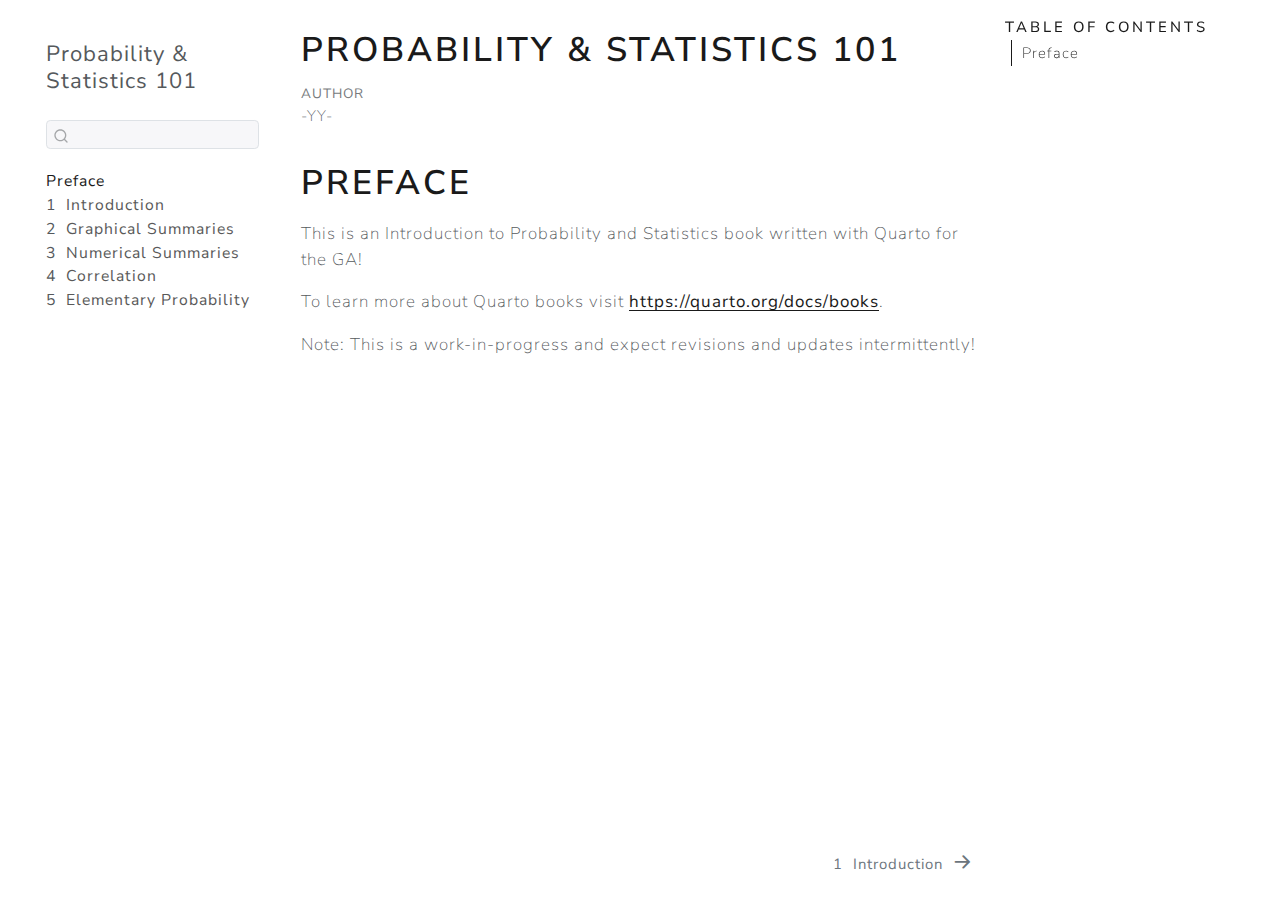
<file: _book/index.html>
<!DOCTYPE html>
<html xmlns="http://www.w3.org/1999/xhtml" lang="en" xml:lang="en"><head>

<meta charset="utf-8">
<meta name="generator" content="quarto-1.8.25">

<meta name="viewport" content="width=device-width, initial-scale=1.0, user-scalable=yes">

<meta name="author" content="-YY-">

<title>Probability &amp; Statistics 101</title>
<style>
code{white-space: pre-wrap;}
span.smallcaps{font-variant: small-caps;}
div.columns{display: flex; gap: min(4vw, 1.5em);}
div.column{flex: auto; overflow-x: auto;}
div.hanging-indent{margin-left: 1.5em; text-indent: -1.5em;}
ul.task-list{list-style: none;}
ul.task-list li input[type="checkbox"] {
  width: 0.8em;
  margin: 0 0.8em 0.2em -1em; /* quarto-specific, see https://github.com/quarto-dev/quarto-cli/issues/4556 */ 
  vertical-align: middle;
}
</style>


<script src="site_libs/quarto-nav/quarto-nav.js"></script>
<script src="site_libs/quarto-nav/headroom.min.js"></script>
<script src="site_libs/clipboard/clipboard.min.js"></script>
<script src="site_libs/quarto-search/autocomplete.umd.js"></script>
<script src="site_libs/quarto-search/fuse.min.js"></script>
<script src="site_libs/quarto-search/quarto-search.js"></script>
<meta name="quarto:offset" content="./">
<link href="./Ch1.html" rel="next">
<script src="site_libs/quarto-html/quarto.js" type="module"></script>
<script src="site_libs/quarto-html/tabsets/tabsets.js" type="module"></script>
<script src="site_libs/quarto-html/axe/axe-check.js" type="module"></script>
<script src="site_libs/quarto-html/popper.min.js"></script>
<script src="site_libs/quarto-html/tippy.umd.min.js"></script>
<script src="site_libs/quarto-html/anchor.min.js"></script>
<link href="site_libs/quarto-html/tippy.css" rel="stylesheet">
<link href="site_libs/quarto-html/quarto-syntax-highlighting-7b89279ff1a6dce999919e0e67d4d9ec.css" rel="stylesheet" id="quarto-text-highlighting-styles">
<script src="site_libs/bootstrap/bootstrap.min.js"></script>
<link href="site_libs/bootstrap/bootstrap-icons.css" rel="stylesheet">
<link href="site_libs/bootstrap/bootstrap-0faa1196e5b26026f9beb7b8ea0896bf.min.css" rel="stylesheet" append-hash="true" id="quarto-bootstrap" data-mode="light">
<script id="quarto-search-options" type="application/json">{
  "location": "sidebar",
  "copy-button": false,
  "collapse-after": 3,
  "panel-placement": "start",
  "type": "textbox",
  "limit": 50,
  "keyboard-shortcut": [
    "f",
    "/",
    "s"
  ],
  "show-item-context": false,
  "language": {
    "search-no-results-text": "No results",
    "search-matching-documents-text": "matching documents",
    "search-copy-link-title": "Copy link to search",
    "search-hide-matches-text": "Hide additional matches",
    "search-more-match-text": "more match in this document",
    "search-more-matches-text": "more matches in this document",
    "search-clear-button-title": "Clear",
    "search-text-placeholder": "",
    "search-detached-cancel-button-title": "Cancel",
    "search-submit-button-title": "Submit",
    "search-label": "Search"
  }
}</script>


</head>

<body class="nav-sidebar floating quarto-light">

<div id="quarto-search-results"></div>
  <header id="quarto-header" class="headroom fixed-top">
  <nav class="quarto-secondary-nav">
    <div class="container-fluid d-flex">
      <button type="button" class="quarto-btn-toggle btn" data-bs-toggle="collapse" role="button" data-bs-target=".quarto-sidebar-collapse-item" aria-controls="quarto-sidebar" aria-expanded="false" aria-label="Toggle sidebar navigation" onclick="if (window.quartoToggleHeadroom) { window.quartoToggleHeadroom(); }">
        <i class="bi bi-layout-text-sidebar-reverse"></i>
      </button>
        <nav class="quarto-page-breadcrumbs" aria-label="breadcrumb"><ol class="breadcrumb"><li class="breadcrumb-item"><a href="./index.html">Preface</a></li></ol></nav>
        <a class="flex-grow-1" role="navigation" data-bs-toggle="collapse" data-bs-target=".quarto-sidebar-collapse-item" aria-controls="quarto-sidebar" aria-expanded="false" aria-label="Toggle sidebar navigation" onclick="if (window.quartoToggleHeadroom) { window.quartoToggleHeadroom(); }">      
        </a>
      <button type="button" class="btn quarto-search-button" aria-label="Search" onclick="window.quartoOpenSearch();">
        <i class="bi bi-search"></i>
      </button>
    </div>
  </nav>
</header>
<!-- content -->
<div id="quarto-content" class="quarto-container page-columns page-rows-contents page-layout-article">
<!-- sidebar -->
  <nav id="quarto-sidebar" class="sidebar collapse collapse-horizontal quarto-sidebar-collapse-item sidebar-navigation floating overflow-auto">
    <div class="pt-lg-2 mt-2 text-left sidebar-header sidebar-header-stacked">
      <a href="./index.html" class="sidebar-logo-link">
      </a>
    <div class="sidebar-title mb-0 py-0">
      <a href="./">Probability &amp; Statistics 101</a> 
    </div>
      </div>
        <div class="mt-2 flex-shrink-0 align-items-center">
        <div class="sidebar-search">
        <div id="quarto-search" class="" title="Search"></div>
        </div>
        </div>
    <div class="sidebar-menu-container"> 
    <ul class="list-unstyled mt-1">
        <li class="sidebar-item">
  <div class="sidebar-item-container"> 
  <a href="./index.html" class="sidebar-item-text sidebar-link active">
 <span class="menu-text">Preface</span></a>
  </div>
</li>
        <li class="sidebar-item">
  <div class="sidebar-item-container"> 
  <a href="./Ch1.html" class="sidebar-item-text sidebar-link">
 <span class="menu-text"><span class="chapter-number">1</span>&nbsp; <span class="chapter-title">Introduction</span></span></a>
  </div>
</li>
        <li class="sidebar-item">
  <div class="sidebar-item-container"> 
  <a href="./Ch2.html" class="sidebar-item-text sidebar-link">
 <span class="menu-text"><span class="chapter-number">2</span>&nbsp; <span class="chapter-title">Graphical Summaries</span></span></a>
  </div>
</li>
        <li class="sidebar-item">
  <div class="sidebar-item-container"> 
  <a href="./Ch3.html" class="sidebar-item-text sidebar-link">
 <span class="menu-text"><span class="chapter-number">3</span>&nbsp; <span class="chapter-title">Numerical Summaries</span></span></a>
  </div>
</li>
        <li class="sidebar-item">
  <div class="sidebar-item-container"> 
  <a href="./Ch4.html" class="sidebar-item-text sidebar-link">
 <span class="menu-text"><span class="chapter-number">4</span>&nbsp; <span class="chapter-title">Correlation</span></span></a>
  </div>
</li>
        <li class="sidebar-item">
  <div class="sidebar-item-container"> 
  <a href="./Ch7.html" class="sidebar-item-text sidebar-link">
 <span class="menu-text"><span class="chapter-number">5</span>&nbsp; <span class="chapter-title">Elementary Probability</span></span></a>
  </div>
</li>
    </ul>
    </div>
</nav>
<div id="quarto-sidebar-glass" class="quarto-sidebar-collapse-item" data-bs-toggle="collapse" data-bs-target=".quarto-sidebar-collapse-item"></div>
<!-- margin-sidebar -->
    <div id="quarto-margin-sidebar" class="sidebar margin-sidebar">
        <nav id="TOC" role="doc-toc" class="toc-active">
    <h2 id="toc-title">Table of contents</h2>
   
  <ul>
  <li><a href="#preface" id="toc-preface" class="nav-link active" data-scroll-target="#preface">Preface</a></li>
  </ul>
</nav>
    </div>
<!-- main -->
<main class="content" id="quarto-document-content">

<header id="title-block-header" class="quarto-title-block default">
<div class="quarto-title">
<h1 class="title">Probability &amp; Statistics 101</h1>
</div>



<div class="quarto-title-meta">

    <div>
    <div class="quarto-title-meta-heading">Author</div>
    <div class="quarto-title-meta-contents">
             <p>-YY- </p>
          </div>
  </div>
    
  
    
  </div>
  


</header>


<section id="preface" class="level1 unnumbered">
<h1 class="unnumbered">Preface</h1>
<p>This is an Introduction to Probability and Statistics book written with Quarto for the GA!</p>
<p>To learn more about Quarto books visit <a href="https://quarto.org/docs/books" class="uri">https://quarto.org/docs/books</a>.</p>
<p>Note: This is a work-in-progress and expect revisions and updates intermittently!</p>


</section>

</main> <!-- /main -->
<script id="quarto-html-after-body" type="application/javascript">
  window.document.addEventListener("DOMContentLoaded", function (event) {
    const icon = "";
    const anchorJS = new window.AnchorJS();
    anchorJS.options = {
      placement: 'right',
      icon: icon
    };
    anchorJS.add('.anchored');
    const isCodeAnnotation = (el) => {
      for (const clz of el.classList) {
        if (clz.startsWith('code-annotation-')) {                     
          return true;
        }
      }
      return false;
    }
    const onCopySuccess = function(e) {
      // button target
      const button = e.trigger;
      // don't keep focus
      button.blur();
      // flash "checked"
      button.classList.add('code-copy-button-checked');
      var currentTitle = button.getAttribute("title");
      button.setAttribute("title", "Copied!");
      let tooltip;
      if (window.bootstrap) {
        button.setAttribute("data-bs-toggle", "tooltip");
        button.setAttribute("data-bs-placement", "left");
        button.setAttribute("data-bs-title", "Copied!");
        tooltip = new bootstrap.Tooltip(button, 
          { trigger: "manual", 
            customClass: "code-copy-button-tooltip",
            offset: [0, -8]});
        tooltip.show();    
      }
      setTimeout(function() {
        if (tooltip) {
          tooltip.hide();
          button.removeAttribute("data-bs-title");
          button.removeAttribute("data-bs-toggle");
          button.removeAttribute("data-bs-placement");
        }
        button.setAttribute("title", currentTitle);
        button.classList.remove('code-copy-button-checked');
      }, 1000);
      // clear code selection
      e.clearSelection();
    }
    const getTextToCopy = function(trigger) {
      const outerScaffold = trigger.parentElement.cloneNode(true);
      const codeEl = outerScaffold.querySelector('code');
      for (const childEl of codeEl.children) {
        if (isCodeAnnotation(childEl)) {
          childEl.remove();
        }
      }
      return codeEl.innerText;
    }
    const clipboard = new window.ClipboardJS('.code-copy-button:not([data-in-quarto-modal])', {
      text: getTextToCopy
    });
    clipboard.on('success', onCopySuccess);
    if (window.document.getElementById('quarto-embedded-source-code-modal')) {
      const clipboardModal = new window.ClipboardJS('.code-copy-button[data-in-quarto-modal]', {
        text: getTextToCopy,
        container: window.document.getElementById('quarto-embedded-source-code-modal')
      });
      clipboardModal.on('success', onCopySuccess);
    }
      var localhostRegex = new RegExp(/^(?:http|https):\/\/localhost\:?[0-9]*\//);
      var mailtoRegex = new RegExp(/^mailto:/);
        var filterRegex = new RegExp('/' + window.location.host + '/');
      var isInternal = (href) => {
          return filterRegex.test(href) || localhostRegex.test(href) || mailtoRegex.test(href);
      }
      // Inspect non-navigation links and adorn them if external
     var links = window.document.querySelectorAll('a[href]:not(.nav-link):not(.navbar-brand):not(.toc-action):not(.sidebar-link):not(.sidebar-item-toggle):not(.pagination-link):not(.no-external):not([aria-hidden]):not(.dropdown-item):not(.quarto-navigation-tool):not(.about-link)');
      for (var i=0; i<links.length; i++) {
        const link = links[i];
        if (!isInternal(link.href)) {
          // undo the damage that might have been done by quarto-nav.js in the case of
          // links that we want to consider external
          if (link.dataset.originalHref !== undefined) {
            link.href = link.dataset.originalHref;
          }
        }
      }
    function tippyHover(el, contentFn, onTriggerFn, onUntriggerFn) {
      const config = {
        allowHTML: true,
        maxWidth: 500,
        delay: 100,
        arrow: false,
        appendTo: function(el) {
            return el.parentElement;
        },
        interactive: true,
        interactiveBorder: 10,
        theme: 'quarto',
        placement: 'bottom-start',
      };
      if (contentFn) {
        config.content = contentFn;
      }
      if (onTriggerFn) {
        config.onTrigger = onTriggerFn;
      }
      if (onUntriggerFn) {
        config.onUntrigger = onUntriggerFn;
      }
      window.tippy(el, config); 
    }
    const noterefs = window.document.querySelectorAll('a[role="doc-noteref"]');
    for (var i=0; i<noterefs.length; i++) {
      const ref = noterefs[i];
      tippyHover(ref, function() {
        // use id or data attribute instead here
        let href = ref.getAttribute('data-footnote-href') || ref.getAttribute('href');
        try { href = new URL(href).hash; } catch {}
        const id = href.replace(/^#\/?/, "");
        const note = window.document.getElementById(id);
        if (note) {
          return note.innerHTML;
        } else {
          return "";
        }
      });
    }
    const xrefs = window.document.querySelectorAll('a.quarto-xref');
    const processXRef = (id, note) => {
      // Strip column container classes
      const stripColumnClz = (el) => {
        el.classList.remove("page-full", "page-columns");
        if (el.children) {
          for (const child of el.children) {
            stripColumnClz(child);
          }
        }
      }
      stripColumnClz(note)
      if (id === null || id.startsWith('sec-')) {
        // Special case sections, only their first couple elements
        const container = document.createElement("div");
        if (note.children && note.children.length > 2) {
          container.appendChild(note.children[0].cloneNode(true));
          for (let i = 1; i < note.children.length; i++) {
            const child = note.children[i];
            if (child.tagName === "P" && child.innerText === "") {
              continue;
            } else {
              container.appendChild(child.cloneNode(true));
              break;
            }
          }
          if (window.Quarto?.typesetMath) {
            window.Quarto.typesetMath(container);
          }
          return container.innerHTML
        } else {
          if (window.Quarto?.typesetMath) {
            window.Quarto.typesetMath(note);
          }
          return note.innerHTML;
        }
      } else {
        // Remove any anchor links if they are present
        const anchorLink = note.querySelector('a.anchorjs-link');
        if (anchorLink) {
          anchorLink.remove();
        }
        if (window.Quarto?.typesetMath) {
          window.Quarto.typesetMath(note);
        }
        if (note.classList.contains("callout")) {
          return note.outerHTML;
        } else {
          return note.innerHTML;
        }
      }
    }
    for (var i=0; i<xrefs.length; i++) {
      const xref = xrefs[i];
      tippyHover(xref, undefined, function(instance) {
        instance.disable();
        let url = xref.getAttribute('href');
        let hash = undefined; 
        if (url.startsWith('#')) {
          hash = url;
        } else {
          try { hash = new URL(url).hash; } catch {}
        }
        if (hash) {
          const id = hash.replace(/^#\/?/, "");
          const note = window.document.getElementById(id);
          if (note !== null) {
            try {
              const html = processXRef(id, note.cloneNode(true));
              instance.setContent(html);
            } finally {
              instance.enable();
              instance.show();
            }
          } else {
            // See if we can fetch this
            fetch(url.split('#')[0])
            .then(res => res.text())
            .then(html => {
              const parser = new DOMParser();
              const htmlDoc = parser.parseFromString(html, "text/html");
              const note = htmlDoc.getElementById(id);
              if (note !== null) {
                const html = processXRef(id, note);
                instance.setContent(html);
              } 
            }).finally(() => {
              instance.enable();
              instance.show();
            });
          }
        } else {
          // See if we can fetch a full url (with no hash to target)
          // This is a special case and we should probably do some content thinning / targeting
          fetch(url)
          .then(res => res.text())
          .then(html => {
            const parser = new DOMParser();
            const htmlDoc = parser.parseFromString(html, "text/html");
            const note = htmlDoc.querySelector('main.content');
            if (note !== null) {
              // This should only happen for chapter cross references
              // (since there is no id in the URL)
              // remove the first header
              if (note.children.length > 0 && note.children[0].tagName === "HEADER") {
                note.children[0].remove();
              }
              const html = processXRef(null, note);
              instance.setContent(html);
            } 
          }).finally(() => {
            instance.enable();
            instance.show();
          });
        }
      }, function(instance) {
      });
    }
        let selectedAnnoteEl;
        const selectorForAnnotation = ( cell, annotation) => {
          let cellAttr = 'data-code-cell="' + cell + '"';
          let lineAttr = 'data-code-annotation="' +  annotation + '"';
          const selector = 'span[' + cellAttr + '][' + lineAttr + ']';
          return selector;
        }
        const selectCodeLines = (annoteEl) => {
          const doc = window.document;
          const targetCell = annoteEl.getAttribute("data-target-cell");
          const targetAnnotation = annoteEl.getAttribute("data-target-annotation");
          const annoteSpan = window.document.querySelector(selectorForAnnotation(targetCell, targetAnnotation));
          const lines = annoteSpan.getAttribute("data-code-lines").split(",");
          const lineIds = lines.map((line) => {
            return targetCell + "-" + line;
          })
          let top = null;
          let height = null;
          let parent = null;
          if (lineIds.length > 0) {
              //compute the position of the single el (top and bottom and make a div)
              const el = window.document.getElementById(lineIds[0]);
              top = el.offsetTop;
              height = el.offsetHeight;
              parent = el.parentElement.parentElement;
            if (lineIds.length > 1) {
              const lastEl = window.document.getElementById(lineIds[lineIds.length - 1]);
              const bottom = lastEl.offsetTop + lastEl.offsetHeight;
              height = bottom - top;
            }
            if (top !== null && height !== null && parent !== null) {
              // cook up a div (if necessary) and position it 
              let div = window.document.getElementById("code-annotation-line-highlight");
              if (div === null) {
                div = window.document.createElement("div");
                div.setAttribute("id", "code-annotation-line-highlight");
                div.style.position = 'absolute';
                parent.appendChild(div);
              }
              div.style.top = top - 2 + "px";
              div.style.height = height + 4 + "px";
              div.style.left = 0;
              let gutterDiv = window.document.getElementById("code-annotation-line-highlight-gutter");
              if (gutterDiv === null) {
                gutterDiv = window.document.createElement("div");
                gutterDiv.setAttribute("id", "code-annotation-line-highlight-gutter");
                gutterDiv.style.position = 'absolute';
                const codeCell = window.document.getElementById(targetCell);
                const gutter = codeCell.querySelector('.code-annotation-gutter');
                gutter.appendChild(gutterDiv);
              }
              gutterDiv.style.top = top - 2 + "px";
              gutterDiv.style.height = height + 4 + "px";
            }
            selectedAnnoteEl = annoteEl;
          }
        };
        const unselectCodeLines = () => {
          const elementsIds = ["code-annotation-line-highlight", "code-annotation-line-highlight-gutter"];
          elementsIds.forEach((elId) => {
            const div = window.document.getElementById(elId);
            if (div) {
              div.remove();
            }
          });
          selectedAnnoteEl = undefined;
        };
          // Handle positioning of the toggle
      window.addEventListener(
        "resize",
        throttle(() => {
          elRect = undefined;
          if (selectedAnnoteEl) {
            selectCodeLines(selectedAnnoteEl);
          }
        }, 10)
      );
      function throttle(fn, ms) {
      let throttle = false;
      let timer;
        return (...args) => {
          if(!throttle) { // first call gets through
              fn.apply(this, args);
              throttle = true;
          } else { // all the others get throttled
              if(timer) clearTimeout(timer); // cancel #2
              timer = setTimeout(() => {
                fn.apply(this, args);
                timer = throttle = false;
              }, ms);
          }
        };
      }
        // Attach click handler to the DT
        const annoteDls = window.document.querySelectorAll('dt[data-target-cell]');
        for (const annoteDlNode of annoteDls) {
          annoteDlNode.addEventListener('click', (event) => {
            const clickedEl = event.target;
            if (clickedEl !== selectedAnnoteEl) {
              unselectCodeLines();
              const activeEl = window.document.querySelector('dt[data-target-cell].code-annotation-active');
              if (activeEl) {
                activeEl.classList.remove('code-annotation-active');
              }
              selectCodeLines(clickedEl);
              clickedEl.classList.add('code-annotation-active');
            } else {
              // Unselect the line
              unselectCodeLines();
              clickedEl.classList.remove('code-annotation-active');
            }
          });
        }
    const findCites = (el) => {
      const parentEl = el.parentElement;
      if (parentEl) {
        const cites = parentEl.dataset.cites;
        if (cites) {
          return {
            el,
            cites: cites.split(' ')
          };
        } else {
          return findCites(el.parentElement)
        }
      } else {
        return undefined;
      }
    };
    var bibliorefs = window.document.querySelectorAll('a[role="doc-biblioref"]');
    for (var i=0; i<bibliorefs.length; i++) {
      const ref = bibliorefs[i];
      const citeInfo = findCites(ref);
      if (citeInfo) {
        tippyHover(citeInfo.el, function() {
          var popup = window.document.createElement('div');
          citeInfo.cites.forEach(function(cite) {
            var citeDiv = window.document.createElement('div');
            citeDiv.classList.add('hanging-indent');
            citeDiv.classList.add('csl-entry');
            var biblioDiv = window.document.getElementById('ref-' + cite);
            if (biblioDiv) {
              citeDiv.innerHTML = biblioDiv.innerHTML;
            }
            popup.appendChild(citeDiv);
          });
          return popup.innerHTML;
        });
      }
    }
  });
  </script>
<nav class="page-navigation">
  <div class="nav-page nav-page-previous">
  </div>
  <div class="nav-page nav-page-next">
      <a href="./Ch1.html" class="pagination-link" aria-label="Introduction">
        <span class="nav-page-text"><span class="chapter-number">1</span>&nbsp; <span class="chapter-title">Introduction</span></span> <i class="bi bi-arrow-right-short"></i>
      </a>
  </div>
</nav>
</div> <!-- /content -->




</body></html>
</file>
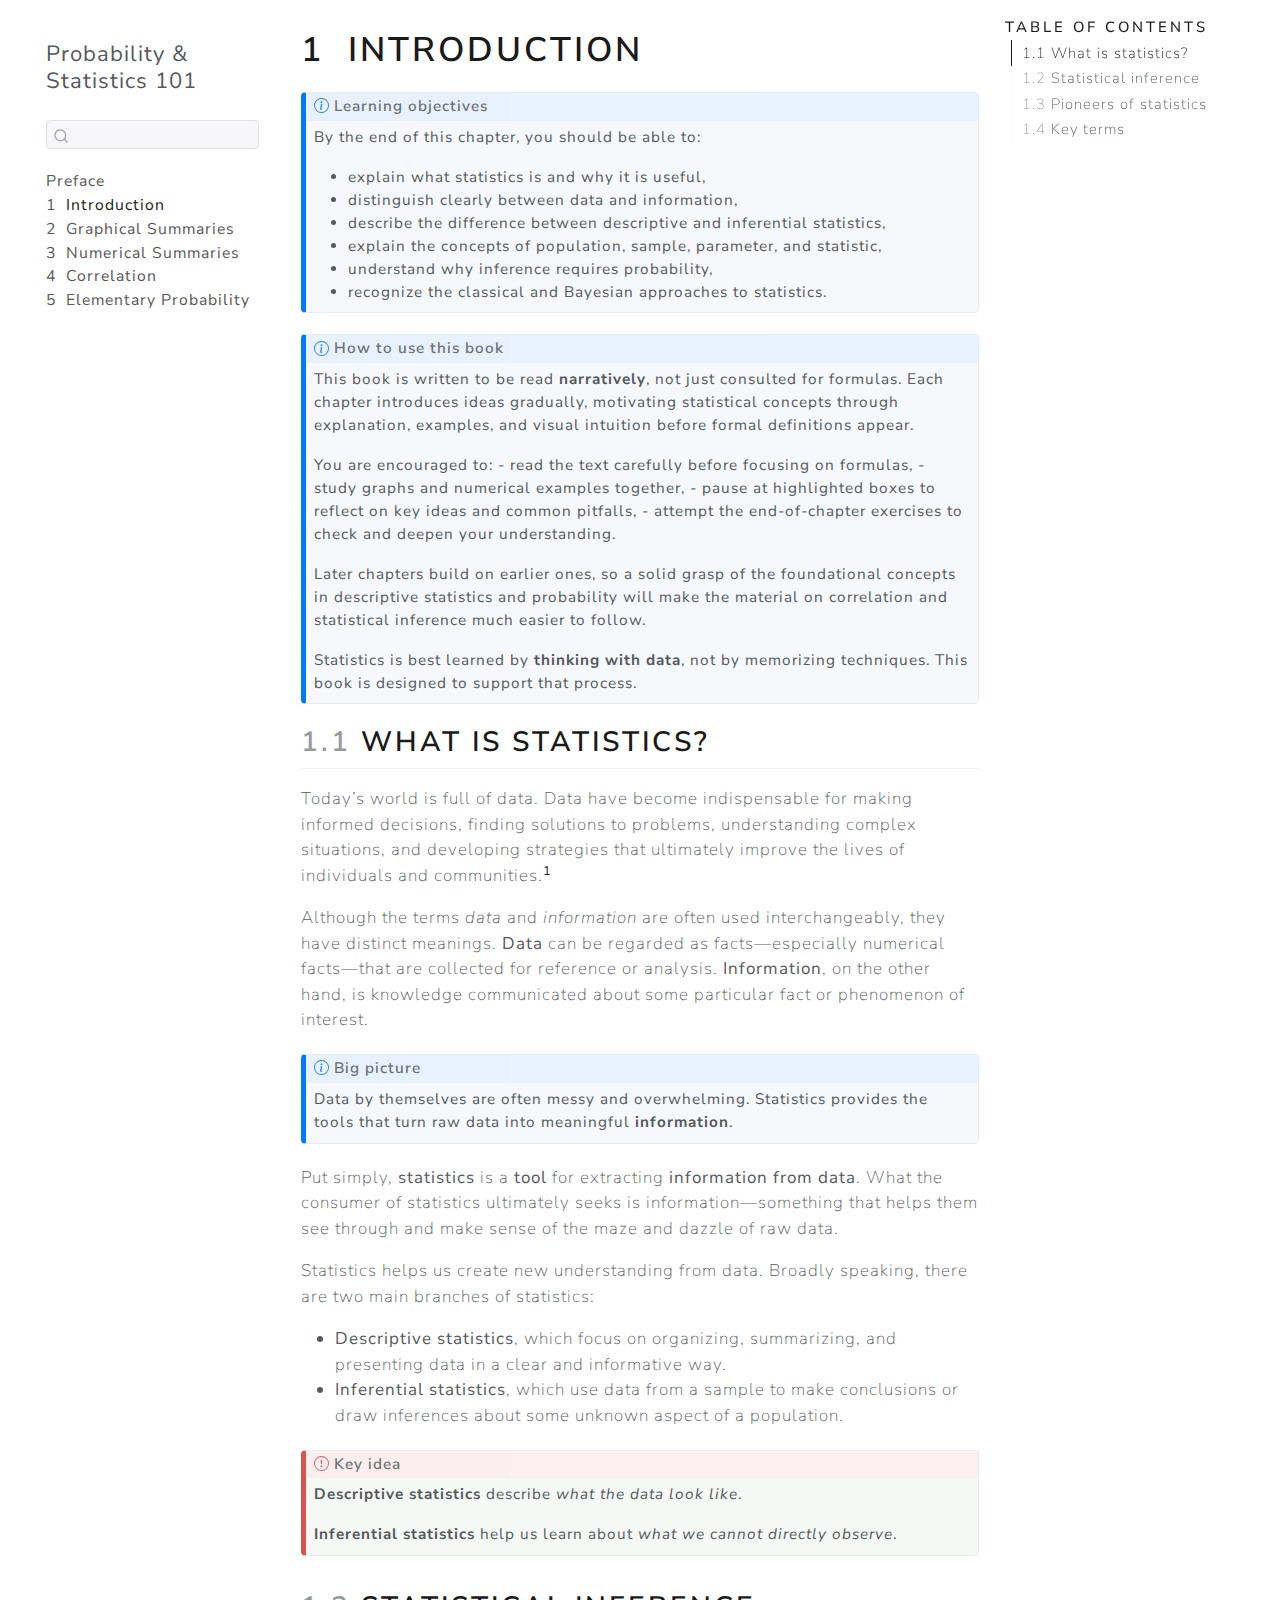
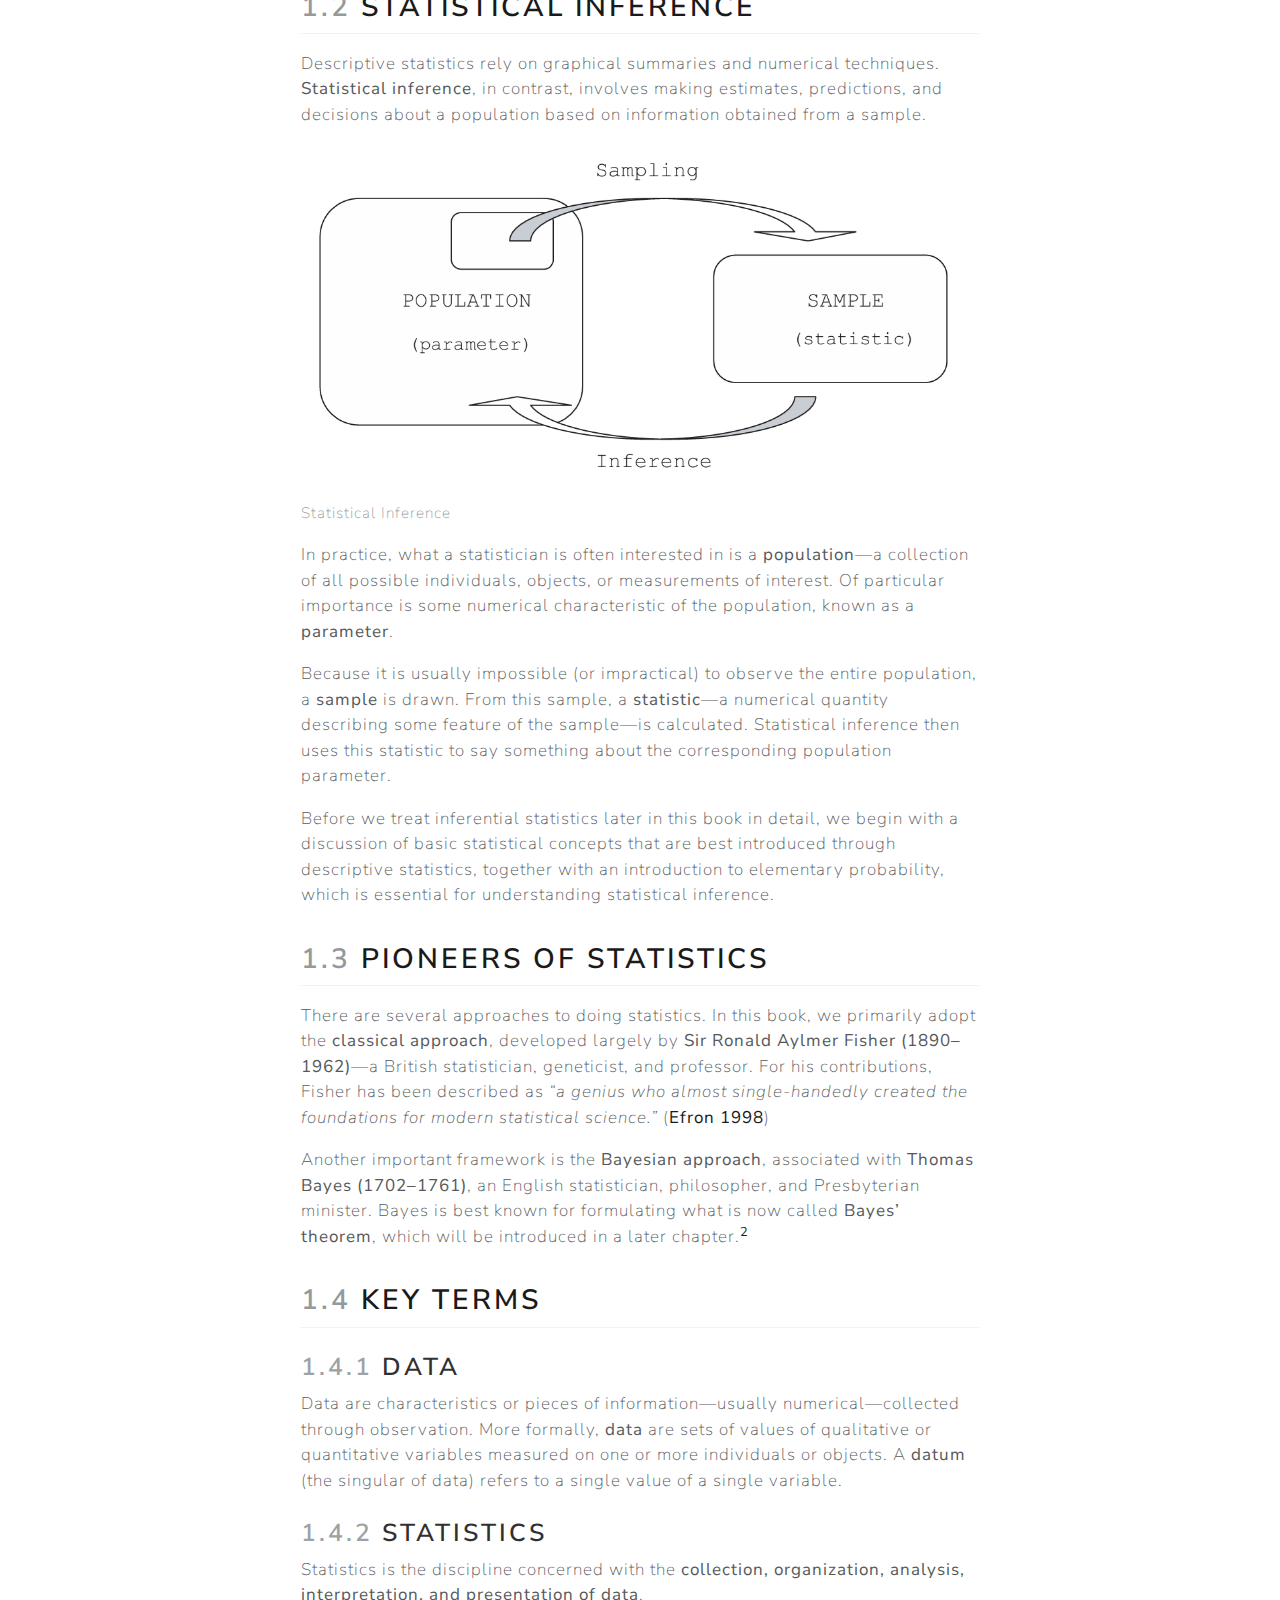
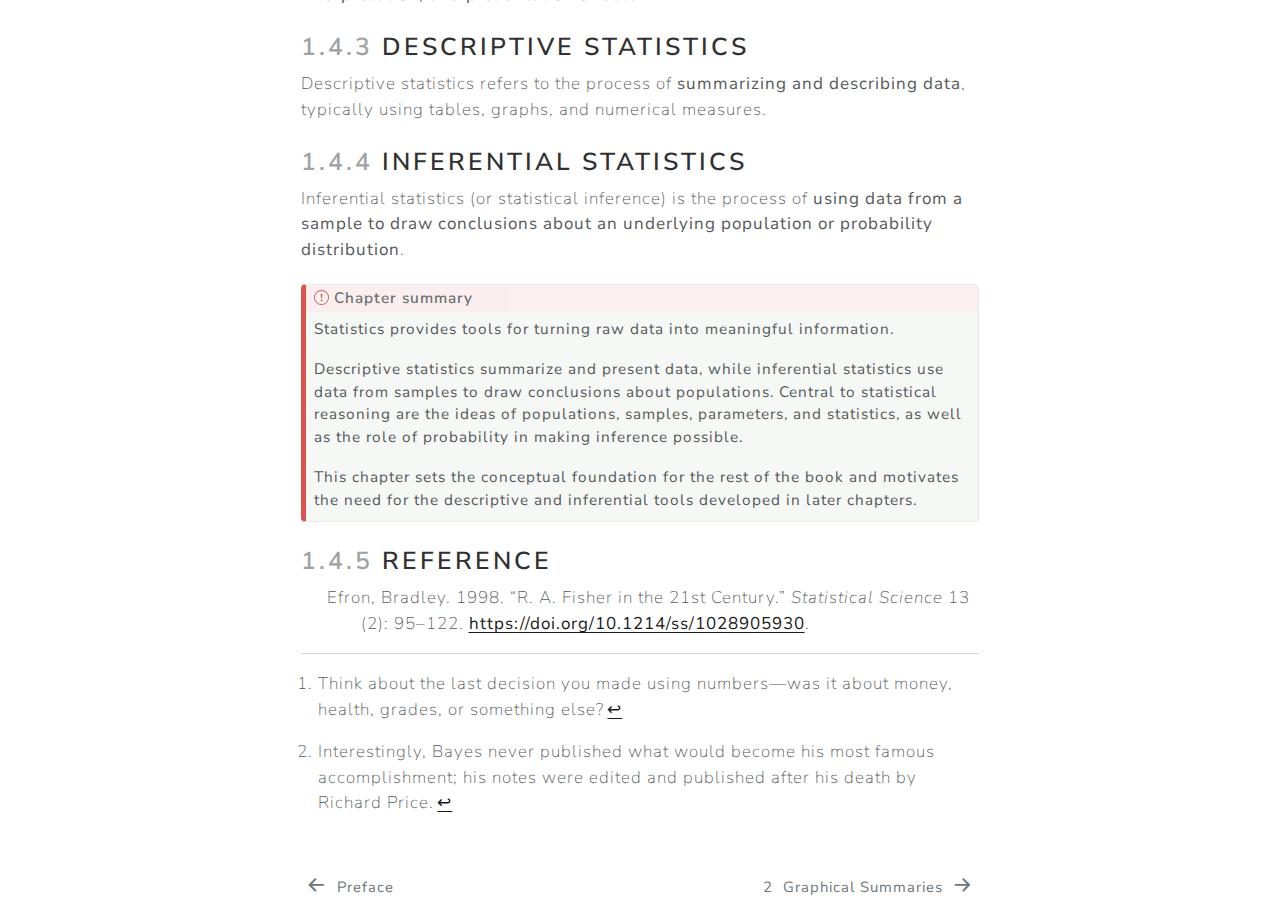
<file: _book/Ch1.html>
<!DOCTYPE html>
<html xmlns="http://www.w3.org/1999/xhtml" lang="en" xml:lang="en"><head>

<meta charset="utf-8">
<meta name="generator" content="quarto-1.8.25">

<meta name="viewport" content="width=device-width, initial-scale=1.0, user-scalable=yes">


<title>1&nbsp; Introduction – Probability &amp; Statistics 101</title>
<style>
code{white-space: pre-wrap;}
span.smallcaps{font-variant: small-caps;}
div.columns{display: flex; gap: min(4vw, 1.5em);}
div.column{flex: auto; overflow-x: auto;}
div.hanging-indent{margin-left: 1.5em; text-indent: -1.5em;}
ul.task-list{list-style: none;}
ul.task-list li input[type="checkbox"] {
  width: 0.8em;
  margin: 0 0.8em 0.2em -1em; /* quarto-specific, see https://github.com/quarto-dev/quarto-cli/issues/4556 */ 
  vertical-align: middle;
}
/* CSS for citations */
div.csl-bib-body { }
div.csl-entry {
  clear: both;
  margin-bottom: 0em;
}
.hanging-indent div.csl-entry {
  margin-left:2em;
  text-indent:-2em;
}
div.csl-left-margin {
  min-width:2em;
  float:left;
}
div.csl-right-inline {
  margin-left:2em;
  padding-left:1em;
}
div.csl-indent {
  margin-left: 2em;
}</style>


<script src="site_libs/quarto-nav/quarto-nav.js"></script>
<script src="site_libs/quarto-nav/headroom.min.js"></script>
<script src="site_libs/clipboard/clipboard.min.js"></script>
<script src="site_libs/quarto-search/autocomplete.umd.js"></script>
<script src="site_libs/quarto-search/fuse.min.js"></script>
<script src="site_libs/quarto-search/quarto-search.js"></script>
<meta name="quarto:offset" content="./">
<link href="./Ch2.html" rel="next">
<link href="./index.html" rel="prev">
<script src="site_libs/quarto-html/quarto.js" type="module"></script>
<script src="site_libs/quarto-html/tabsets/tabsets.js" type="module"></script>
<script src="site_libs/quarto-html/axe/axe-check.js" type="module"></script>
<script src="site_libs/quarto-html/popper.min.js"></script>
<script src="site_libs/quarto-html/tippy.umd.min.js"></script>
<script src="site_libs/quarto-html/anchor.min.js"></script>
<link href="site_libs/quarto-html/tippy.css" rel="stylesheet">
<link href="site_libs/quarto-html/quarto-syntax-highlighting-7b89279ff1a6dce999919e0e67d4d9ec.css" rel="stylesheet" id="quarto-text-highlighting-styles">
<script src="site_libs/bootstrap/bootstrap.min.js"></script>
<link href="site_libs/bootstrap/bootstrap-icons.css" rel="stylesheet">
<link href="site_libs/bootstrap/bootstrap-0faa1196e5b26026f9beb7b8ea0896bf.min.css" rel="stylesheet" append-hash="true" id="quarto-bootstrap" data-mode="light">
<script id="quarto-search-options" type="application/json">{
  "location": "sidebar",
  "copy-button": false,
  "collapse-after": 3,
  "panel-placement": "start",
  "type": "textbox",
  "limit": 50,
  "keyboard-shortcut": [
    "f",
    "/",
    "s"
  ],
  "show-item-context": false,
  "language": {
    "search-no-results-text": "No results",
    "search-matching-documents-text": "matching documents",
    "search-copy-link-title": "Copy link to search",
    "search-hide-matches-text": "Hide additional matches",
    "search-more-match-text": "more match in this document",
    "search-more-matches-text": "more matches in this document",
    "search-clear-button-title": "Clear",
    "search-text-placeholder": "",
    "search-detached-cancel-button-title": "Cancel",
    "search-submit-button-title": "Submit",
    "search-label": "Search"
  }
}</script>


</head>

<body class="nav-sidebar floating quarto-light">

<div id="quarto-search-results"></div>
  <header id="quarto-header" class="headroom fixed-top">
  <nav class="quarto-secondary-nav">
    <div class="container-fluid d-flex">
      <button type="button" class="quarto-btn-toggle btn" data-bs-toggle="collapse" role="button" data-bs-target=".quarto-sidebar-collapse-item" aria-controls="quarto-sidebar" aria-expanded="false" aria-label="Toggle sidebar navigation" onclick="if (window.quartoToggleHeadroom) { window.quartoToggleHeadroom(); }">
        <i class="bi bi-layout-text-sidebar-reverse"></i>
      </button>
        <nav class="quarto-page-breadcrumbs" aria-label="breadcrumb"><ol class="breadcrumb"><li class="breadcrumb-item"><a href="./Ch1.html"><span class="chapter-number">1</span>&nbsp; <span class="chapter-title">Introduction</span></a></li></ol></nav>
        <a class="flex-grow-1" role="navigation" data-bs-toggle="collapse" data-bs-target=".quarto-sidebar-collapse-item" aria-controls="quarto-sidebar" aria-expanded="false" aria-label="Toggle sidebar navigation" onclick="if (window.quartoToggleHeadroom) { window.quartoToggleHeadroom(); }">      
        </a>
      <button type="button" class="btn quarto-search-button" aria-label="Search" onclick="window.quartoOpenSearch();">
        <i class="bi bi-search"></i>
      </button>
    </div>
  </nav>
</header>
<!-- content -->
<div id="quarto-content" class="quarto-container page-columns page-rows-contents page-layout-article">
<!-- sidebar -->
  <nav id="quarto-sidebar" class="sidebar collapse collapse-horizontal quarto-sidebar-collapse-item sidebar-navigation floating overflow-auto">
    <div class="pt-lg-2 mt-2 text-left sidebar-header sidebar-header-stacked">
      <a href="./index.html" class="sidebar-logo-link">
      </a>
    <div class="sidebar-title mb-0 py-0">
      <a href="./">Probability &amp; Statistics 101</a> 
    </div>
      </div>
        <div class="mt-2 flex-shrink-0 align-items-center">
        <div class="sidebar-search">
        <div id="quarto-search" class="" title="Search"></div>
        </div>
        </div>
    <div class="sidebar-menu-container"> 
    <ul class="list-unstyled mt-1">
        <li class="sidebar-item">
  <div class="sidebar-item-container"> 
  <a href="./index.html" class="sidebar-item-text sidebar-link">
 <span class="menu-text">Preface</span></a>
  </div>
</li>
        <li class="sidebar-item">
  <div class="sidebar-item-container"> 
  <a href="./Ch1.html" class="sidebar-item-text sidebar-link active">
 <span class="menu-text"><span class="chapter-number">1</span>&nbsp; <span class="chapter-title">Introduction</span></span></a>
  </div>
</li>
        <li class="sidebar-item">
  <div class="sidebar-item-container"> 
  <a href="./Ch2.html" class="sidebar-item-text sidebar-link">
 <span class="menu-text"><span class="chapter-number">2</span>&nbsp; <span class="chapter-title">Graphical Summaries</span></span></a>
  </div>
</li>
        <li class="sidebar-item">
  <div class="sidebar-item-container"> 
  <a href="./Ch3.html" class="sidebar-item-text sidebar-link">
 <span class="menu-text"><span class="chapter-number">3</span>&nbsp; <span class="chapter-title">Numerical Summaries</span></span></a>
  </div>
</li>
        <li class="sidebar-item">
  <div class="sidebar-item-container"> 
  <a href="./Ch4.html" class="sidebar-item-text sidebar-link">
 <span class="menu-text"><span class="chapter-number">4</span>&nbsp; <span class="chapter-title">Correlation</span></span></a>
  </div>
</li>
        <li class="sidebar-item">
  <div class="sidebar-item-container"> 
  <a href="./Ch7.html" class="sidebar-item-text sidebar-link">
 <span class="menu-text"><span class="chapter-number">5</span>&nbsp; <span class="chapter-title">Elementary Probability</span></span></a>
  </div>
</li>
    </ul>
    </div>
</nav>
<div id="quarto-sidebar-glass" class="quarto-sidebar-collapse-item" data-bs-toggle="collapse" data-bs-target=".quarto-sidebar-collapse-item"></div>
<!-- margin-sidebar -->
    <div id="quarto-margin-sidebar" class="sidebar margin-sidebar">
        <nav id="TOC" role="doc-toc" class="toc-active">
    <h2 id="toc-title">Table of contents</h2>
   
  <ul>
  <li><a href="#what-is-statistics" id="toc-what-is-statistics" class="nav-link active" data-scroll-target="#what-is-statistics"><span class="header-section-number">1.1</span> What is statistics?</a></li>
  <li><a href="#statistical-inference" id="toc-statistical-inference" class="nav-link" data-scroll-target="#statistical-inference"><span class="header-section-number">1.2</span> Statistical inference</a></li>
  <li><a href="#pioneers-of-statistics" id="toc-pioneers-of-statistics" class="nav-link" data-scroll-target="#pioneers-of-statistics"><span class="header-section-number">1.3</span> Pioneers of statistics</a></li>
  <li><a href="#key-terms" id="toc-key-terms" class="nav-link" data-scroll-target="#key-terms"><span class="header-section-number">1.4</span> Key terms</a>
  <ul class="collapse">
  <li><a href="#data" id="toc-data" class="nav-link" data-scroll-target="#data"><span class="header-section-number">1.4.1</span> Data</a></li>
  <li><a href="#statistics" id="toc-statistics" class="nav-link" data-scroll-target="#statistics"><span class="header-section-number">1.4.2</span> Statistics</a></li>
  <li><a href="#descriptive-statistics" id="toc-descriptive-statistics" class="nav-link" data-scroll-target="#descriptive-statistics"><span class="header-section-number">1.4.3</span> Descriptive statistics</a></li>
  <li><a href="#inferential-statistics" id="toc-inferential-statistics" class="nav-link" data-scroll-target="#inferential-statistics"><span class="header-section-number">1.4.4</span> Inferential statistics</a></li>
  <li><a href="#reference" id="toc-reference" class="nav-link" data-scroll-target="#reference"><span class="header-section-number">1.4.5</span> REFERENCE</a></li>
  </ul></li>
  </ul>
</nav>
    </div>
<!-- main -->
<main class="content" id="quarto-document-content">

<header id="title-block-header" class="quarto-title-block default">
<div class="quarto-title">
<h1 class="title"><span id="ch1" class="quarto-section-identifier"><span class="chapter-number">1</span>&nbsp; <span class="chapter-title">Introduction</span></span></h1>
</div>



<div class="quarto-title-meta">

    
  
    
  </div>
  


</header>


<div class="callout callout-style-default callout-note callout-titled">
<div class="callout-header d-flex align-content-center">
<div class="callout-icon-container">
<i class="callout-icon"></i>
</div>
<div class="callout-title-container flex-fill">
<span class="screen-reader-only">Note</span>Learning objectives
</div>
</div>
<div class="callout-body-container callout-body">
<p>By the end of this chapter, you should be able to:</p>
<ul>
<li>explain what statistics is and why it is useful,</li>
<li>distinguish clearly between data and information,</li>
<li>describe the difference between descriptive and inferential statistics,</li>
<li>explain the concepts of population, sample, parameter, and statistic,</li>
<li>understand why inference requires probability,</li>
<li>recognize the classical and Bayesian approaches to statistics.</li>
</ul>
</div>
</div>
<div class="callout callout-style-default callout-note callout-titled">
<div class="callout-header d-flex align-content-center">
<div class="callout-icon-container">
<i class="callout-icon"></i>
</div>
<div class="callout-title-container flex-fill">
<span class="screen-reader-only">Note</span>How to use this book
</div>
</div>
<div class="callout-body-container callout-body">
<p>This book is written to be read <strong>narratively</strong>, not just consulted for formulas. Each chapter introduces ideas gradually, motivating statistical concepts through explanation, examples, and visual intuition before formal definitions appear.</p>
<p>You are encouraged to: - read the text carefully before focusing on formulas, - study graphs and numerical examples together, - pause at highlighted boxes to reflect on key ideas and common pitfalls, - attempt the end-of-chapter exercises to check and deepen your understanding.</p>
<p>Later chapters build on earlier ones, so a solid grasp of the foundational concepts in descriptive statistics and probability will make the material on correlation and statistical inference much easier to follow.</p>
<p>Statistics is best learned by <strong>thinking with data</strong>, not by memorizing techniques. This book is designed to support that process.</p>
</div>
</div>
<section id="what-is-statistics" class="level2" data-number="1.1">
<h2 data-number="1.1" class="anchored" data-anchor-id="what-is-statistics"><span class="header-section-number">1.1</span> What is statistics?</h2>
<p>Today’s world is full of data. Data have become indispensable for making informed decisions, finding solutions to problems, understanding complex situations, and developing strategies that ultimately improve the lives of individuals and communities.<a href="#fn1" class="footnote-ref" id="fnref1" role="doc-noteref"><sup>1</sup></a></p>
<p>Although the terms <em>data</em> and <em>information</em> are often used interchangeably, they have distinct meanings. <strong>Data</strong> can be regarded as facts—especially numerical facts—that are collected for reference or analysis. <strong>Information</strong>, on the other hand, is knowledge communicated about some particular fact or phenomenon of interest.</p>
<div class="callout callout-style-default callout-note callout-titled">
<div class="callout-header d-flex align-content-center">
<div class="callout-icon-container">
<i class="callout-icon"></i>
</div>
<div class="callout-title-container flex-fill">
<span class="screen-reader-only">Note</span>Big picture
</div>
</div>
<div class="callout-body-container callout-body">
<p>Data by themselves are often messy and overwhelming. Statistics provides the tools that turn raw data into meaningful <strong>information</strong>.</p>
</div>
</div>
<p>Put simply, <strong>statistics</strong> is a <strong>tool</strong> for extracting <strong>information from data</strong>. What the consumer of statistics ultimately seeks is information—something that helps them see through and make sense of the maze and dazzle of raw data.</p>
<p>Statistics helps us create new understanding from data. Broadly speaking, there are two main branches of statistics:</p>
<ul>
<li><strong>Descriptive statistics</strong>, which focus on organizing, summarizing, and presenting data in a clear and informative way.</li>
<li><strong>Inferential statistics</strong>, which use data from a sample to make conclusions or draw inferences about some unknown aspect of a population.</li>
</ul>
<div class="callout callout-style-default callout-important callout-titled">
<div class="callout-header d-flex align-content-center">
<div class="callout-icon-container">
<i class="callout-icon"></i>
</div>
<div class="callout-title-container flex-fill">
<span class="screen-reader-only">Important</span>Key idea
</div>
</div>
<div class="callout-body-container callout-body">
<p><strong>Descriptive statistics</strong> describe <em>what the data look like</em>.</p>
<p><strong>Inferential statistics</strong> help us learn about <em>what we cannot directly observe</em>.</p>
</div>
</div>
</section>
<section id="statistical-inference" class="level2" data-number="1.2">
<h2 data-number="1.2" class="anchored" data-anchor-id="statistical-inference"><span class="header-section-number">1.2</span> Statistical inference</h2>
<p>Descriptive statistics rely on graphical summaries and numerical techniques. <strong>Statistical inference</strong>, in contrast, involves making estimates, predictions, and decisions about a population based on information obtained from a sample.</p>
<div class="quarto-figure quarto-figure-center">
<figure class="figure">
<p><img src="figs/ch1/inference.png" class="img-fluid figure-img"></p>
<figcaption>Statistical Inference</figcaption>
</figure>
</div>
<p>In practice, what a statistician is often interested in is a <strong>population</strong>—a collection of all possible individuals, objects, or measurements of interest. Of particular importance is some numerical characteristic of the population, known as a <strong>parameter</strong>.</p>
<p>Because it is usually impossible (or impractical) to observe the entire population, a <strong>sample</strong> is drawn. From this sample, a <strong>statistic</strong>—a numerical quantity describing some feature of the sample—is calculated. Statistical inference then uses this statistic to say something about the corresponding population parameter.</p>
<p>Before we treat inferential statistics later in this book in detail, we begin with a discussion of basic statistical concepts that are best introduced through descriptive statistics, together with an introduction to elementary probability, which is essential for understanding statistical inference.</p>
</section>
<section id="pioneers-of-statistics" class="level2" data-number="1.3">
<h2 data-number="1.3" class="anchored" data-anchor-id="pioneers-of-statistics"><span class="header-section-number">1.3</span> Pioneers of statistics</h2>
<p>There are several approaches to doing statistics. In this book, we primarily adopt the <strong>classical approach</strong>, developed largely by <strong>Sir Ronald Aylmer Fisher (1890–1962)</strong>—a British statistician, geneticist, and professor. For his contributions, Fisher has been described as <em>“a genius who almost single-handedly created the foundations for modern statistical science.”</em> <span class="citation" data-cites="efron1998fisher">(<a href="#ref-efron1998fisher" role="doc-biblioref">Efron 1998</a>)</span></p>
<p>Another important framework is the <strong>Bayesian approach</strong>, associated with <strong>Thomas Bayes (1702–1761)</strong>, an English statistician, philosopher, and Presbyterian minister. Bayes is best known for formulating what is now called <strong>Bayes’ theorem</strong>, which will be introduced in a later chapter.<a href="#fn2" class="footnote-ref" id="fnref2" role="doc-noteref"><sup>2</sup></a></p>
</section>
<section id="key-terms" class="level2" data-number="1.4">
<h2 data-number="1.4" class="anchored" data-anchor-id="key-terms"><span class="header-section-number">1.4</span> Key terms</h2>
<section id="data" class="level3" data-number="1.4.1">
<h3 data-number="1.4.1" class="anchored" data-anchor-id="data"><span class="header-section-number">1.4.1</span> Data</h3>
<p>Data are characteristics or pieces of information—usually numerical—collected through observation. More formally, <strong>data</strong> are sets of values of qualitative or quantitative variables measured on one or more individuals or objects. A <strong>datum</strong> (the singular of data) refers to a single value of a single variable.</p>
</section>
<section id="statistics" class="level3" data-number="1.4.2">
<h3 data-number="1.4.2" class="anchored" data-anchor-id="statistics"><span class="header-section-number">1.4.2</span> Statistics</h3>
<p>Statistics is the discipline concerned with the <strong>collection, organization, analysis, interpretation, and presentation of data</strong>.</p>
</section>
<section id="descriptive-statistics" class="level3" data-number="1.4.3">
<h3 data-number="1.4.3" class="anchored" data-anchor-id="descriptive-statistics"><span class="header-section-number">1.4.3</span> Descriptive statistics</h3>
<p>Descriptive statistics refers to the process of <strong>summarizing and describing data</strong>, typically using tables, graphs, and numerical measures.</p>
</section>
<section id="inferential-statistics" class="level3" data-number="1.4.4">
<h3 data-number="1.4.4" class="anchored" data-anchor-id="inferential-statistics"><span class="header-section-number">1.4.4</span> Inferential statistics</h3>
<p>Inferential statistics (or statistical inference) is the process of <strong>using data from a sample to draw conclusions about an underlying population or probability distribution</strong>.</p>
<div class="callout callout-style-default callout-important callout-titled">
<div class="callout-header d-flex align-content-center">
<div class="callout-icon-container">
<i class="callout-icon"></i>
</div>
<div class="callout-title-container flex-fill">
<span class="screen-reader-only">Important</span>Chapter summary
</div>
</div>
<div class="callout-body-container callout-body">
<p>Statistics provides tools for turning raw data into meaningful information.</p>
<p>Descriptive statistics summarize and present data, while inferential statistics use data from samples to draw conclusions about populations. Central to statistical reasoning are the ideas of populations, samples, parameters, and statistics, as well as the role of probability in making inference possible.</p>
<p>This chapter sets the conceptual foundation for the rest of the book and motivates the need for the descriptive and inferential tools developed in later chapters.</p>
</div>
</div>
</section>
<section id="reference" class="level3" data-number="1.4.5">
<h3 data-number="1.4.5" class="anchored" data-anchor-id="reference"><span class="header-section-number">1.4.5</span> REFERENCE</h3>


<div id="refs" class="references csl-bib-body hanging-indent" data-entry-spacing="0" role="list">
<div id="ref-efron1998fisher" class="csl-entry" role="listitem">
Efron, Bradley. 1998. <span>“R. A. Fisher in the 21st Century.”</span> <em>Statistical Science</em> 13 (2): 95–122. <a href="https://doi.org/10.1214/ss/1028905930">https://doi.org/10.1214/ss/1028905930</a>.
</div>
</div>
</section>
</section>
<section id="footnotes" class="footnotes footnotes-end-of-document" role="doc-endnotes">
<hr>
<ol>
<li id="fn1"><p>Think about the last decision you made using numbers—was it about money, health, grades, or something else?<a href="#fnref1" class="footnote-back" role="doc-backlink">↩︎</a></p></li>
<li id="fn2"><p>Interestingly, Bayes never published what would become his most famous accomplishment; his notes were edited and published after his death by Richard Price.<a href="#fnref2" class="footnote-back" role="doc-backlink">↩︎</a></p></li>
</ol>
</section>

</main> <!-- /main -->
<script id="quarto-html-after-body" type="application/javascript">
  window.document.addEventListener("DOMContentLoaded", function (event) {
    const icon = "";
    const anchorJS = new window.AnchorJS();
    anchorJS.options = {
      placement: 'right',
      icon: icon
    };
    anchorJS.add('.anchored');
    const isCodeAnnotation = (el) => {
      for (const clz of el.classList) {
        if (clz.startsWith('code-annotation-')) {                     
          return true;
        }
      }
      return false;
    }
    const onCopySuccess = function(e) {
      // button target
      const button = e.trigger;
      // don't keep focus
      button.blur();
      // flash "checked"
      button.classList.add('code-copy-button-checked');
      var currentTitle = button.getAttribute("title");
      button.setAttribute("title", "Copied!");
      let tooltip;
      if (window.bootstrap) {
        button.setAttribute("data-bs-toggle", "tooltip");
        button.setAttribute("data-bs-placement", "left");
        button.setAttribute("data-bs-title", "Copied!");
        tooltip = new bootstrap.Tooltip(button, 
          { trigger: "manual", 
            customClass: "code-copy-button-tooltip",
            offset: [0, -8]});
        tooltip.show();    
      }
      setTimeout(function() {
        if (tooltip) {
          tooltip.hide();
          button.removeAttribute("data-bs-title");
          button.removeAttribute("data-bs-toggle");
          button.removeAttribute("data-bs-placement");
        }
        button.setAttribute("title", currentTitle);
        button.classList.remove('code-copy-button-checked');
      }, 1000);
      // clear code selection
      e.clearSelection();
    }
    const getTextToCopy = function(trigger) {
      const outerScaffold = trigger.parentElement.cloneNode(true);
      const codeEl = outerScaffold.querySelector('code');
      for (const childEl of codeEl.children) {
        if (isCodeAnnotation(childEl)) {
          childEl.remove();
        }
      }
      return codeEl.innerText;
    }
    const clipboard = new window.ClipboardJS('.code-copy-button:not([data-in-quarto-modal])', {
      text: getTextToCopy
    });
    clipboard.on('success', onCopySuccess);
    if (window.document.getElementById('quarto-embedded-source-code-modal')) {
      const clipboardModal = new window.ClipboardJS('.code-copy-button[data-in-quarto-modal]', {
        text: getTextToCopy,
        container: window.document.getElementById('quarto-embedded-source-code-modal')
      });
      clipboardModal.on('success', onCopySuccess);
    }
      var localhostRegex = new RegExp(/^(?:http|https):\/\/localhost\:?[0-9]*\//);
      var mailtoRegex = new RegExp(/^mailto:/);
        var filterRegex = new RegExp('/' + window.location.host + '/');
      var isInternal = (href) => {
          return filterRegex.test(href) || localhostRegex.test(href) || mailtoRegex.test(href);
      }
      // Inspect non-navigation links and adorn them if external
     var links = window.document.querySelectorAll('a[href]:not(.nav-link):not(.navbar-brand):not(.toc-action):not(.sidebar-link):not(.sidebar-item-toggle):not(.pagination-link):not(.no-external):not([aria-hidden]):not(.dropdown-item):not(.quarto-navigation-tool):not(.about-link)');
      for (var i=0; i<links.length; i++) {
        const link = links[i];
        if (!isInternal(link.href)) {
          // undo the damage that might have been done by quarto-nav.js in the case of
          // links that we want to consider external
          if (link.dataset.originalHref !== undefined) {
            link.href = link.dataset.originalHref;
          }
        }
      }
    function tippyHover(el, contentFn, onTriggerFn, onUntriggerFn) {
      const config = {
        allowHTML: true,
        maxWidth: 500,
        delay: 100,
        arrow: false,
        appendTo: function(el) {
            return el.parentElement;
        },
        interactive: true,
        interactiveBorder: 10,
        theme: 'quarto',
        placement: 'bottom-start',
      };
      if (contentFn) {
        config.content = contentFn;
      }
      if (onTriggerFn) {
        config.onTrigger = onTriggerFn;
      }
      if (onUntriggerFn) {
        config.onUntrigger = onUntriggerFn;
      }
      window.tippy(el, config); 
    }
    const noterefs = window.document.querySelectorAll('a[role="doc-noteref"]');
    for (var i=0; i<noterefs.length; i++) {
      const ref = noterefs[i];
      tippyHover(ref, function() {
        // use id or data attribute instead here
        let href = ref.getAttribute('data-footnote-href') || ref.getAttribute('href');
        try { href = new URL(href).hash; } catch {}
        const id = href.replace(/^#\/?/, "");
        const note = window.document.getElementById(id);
        if (note) {
          return note.innerHTML;
        } else {
          return "";
        }
      });
    }
    const xrefs = window.document.querySelectorAll('a.quarto-xref');
    const processXRef = (id, note) => {
      // Strip column container classes
      const stripColumnClz = (el) => {
        el.classList.remove("page-full", "page-columns");
        if (el.children) {
          for (const child of el.children) {
            stripColumnClz(child);
          }
        }
      }
      stripColumnClz(note)
      if (id === null || id.startsWith('sec-')) {
        // Special case sections, only their first couple elements
        const container = document.createElement("div");
        if (note.children && note.children.length > 2) {
          container.appendChild(note.children[0].cloneNode(true));
          for (let i = 1; i < note.children.length; i++) {
            const child = note.children[i];
            if (child.tagName === "P" && child.innerText === "") {
              continue;
            } else {
              container.appendChild(child.cloneNode(true));
              break;
            }
          }
          if (window.Quarto?.typesetMath) {
            window.Quarto.typesetMath(container);
          }
          return container.innerHTML
        } else {
          if (window.Quarto?.typesetMath) {
            window.Quarto.typesetMath(note);
          }
          return note.innerHTML;
        }
      } else {
        // Remove any anchor links if they are present
        const anchorLink = note.querySelector('a.anchorjs-link');
        if (anchorLink) {
          anchorLink.remove();
        }
        if (window.Quarto?.typesetMath) {
          window.Quarto.typesetMath(note);
        }
        if (note.classList.contains("callout")) {
          return note.outerHTML;
        } else {
          return note.innerHTML;
        }
      }
    }
    for (var i=0; i<xrefs.length; i++) {
      const xref = xrefs[i];
      tippyHover(xref, undefined, function(instance) {
        instance.disable();
        let url = xref.getAttribute('href');
        let hash = undefined; 
        if (url.startsWith('#')) {
          hash = url;
        } else {
          try { hash = new URL(url).hash; } catch {}
        }
        if (hash) {
          const id = hash.replace(/^#\/?/, "");
          const note = window.document.getElementById(id);
          if (note !== null) {
            try {
              const html = processXRef(id, note.cloneNode(true));
              instance.setContent(html);
            } finally {
              instance.enable();
              instance.show();
            }
          } else {
            // See if we can fetch this
            fetch(url.split('#')[0])
            .then(res => res.text())
            .then(html => {
              const parser = new DOMParser();
              const htmlDoc = parser.parseFromString(html, "text/html");
              const note = htmlDoc.getElementById(id);
              if (note !== null) {
                const html = processXRef(id, note);
                instance.setContent(html);
              } 
            }).finally(() => {
              instance.enable();
              instance.show();
            });
          }
        } else {
          // See if we can fetch a full url (with no hash to target)
          // This is a special case and we should probably do some content thinning / targeting
          fetch(url)
          .then(res => res.text())
          .then(html => {
            const parser = new DOMParser();
            const htmlDoc = parser.parseFromString(html, "text/html");
            const note = htmlDoc.querySelector('main.content');
            if (note !== null) {
              // This should only happen for chapter cross references
              // (since there is no id in the URL)
              // remove the first header
              if (note.children.length > 0 && note.children[0].tagName === "HEADER") {
                note.children[0].remove();
              }
              const html = processXRef(null, note);
              instance.setContent(html);
            } 
          }).finally(() => {
            instance.enable();
            instance.show();
          });
        }
      }, function(instance) {
      });
    }
        let selectedAnnoteEl;
        const selectorForAnnotation = ( cell, annotation) => {
          let cellAttr = 'data-code-cell="' + cell + '"';
          let lineAttr = 'data-code-annotation="' +  annotation + '"';
          const selector = 'span[' + cellAttr + '][' + lineAttr + ']';
          return selector;
        }
        const selectCodeLines = (annoteEl) => {
          const doc = window.document;
          const targetCell = annoteEl.getAttribute("data-target-cell");
          const targetAnnotation = annoteEl.getAttribute("data-target-annotation");
          const annoteSpan = window.document.querySelector(selectorForAnnotation(targetCell, targetAnnotation));
          const lines = annoteSpan.getAttribute("data-code-lines").split(",");
          const lineIds = lines.map((line) => {
            return targetCell + "-" + line;
          })
          let top = null;
          let height = null;
          let parent = null;
          if (lineIds.length > 0) {
              //compute the position of the single el (top and bottom and make a div)
              const el = window.document.getElementById(lineIds[0]);
              top = el.offsetTop;
              height = el.offsetHeight;
              parent = el.parentElement.parentElement;
            if (lineIds.length > 1) {
              const lastEl = window.document.getElementById(lineIds[lineIds.length - 1]);
              const bottom = lastEl.offsetTop + lastEl.offsetHeight;
              height = bottom - top;
            }
            if (top !== null && height !== null && parent !== null) {
              // cook up a div (if necessary) and position it 
              let div = window.document.getElementById("code-annotation-line-highlight");
              if (div === null) {
                div = window.document.createElement("div");
                div.setAttribute("id", "code-annotation-line-highlight");
                div.style.position = 'absolute';
                parent.appendChild(div);
              }
              div.style.top = top - 2 + "px";
              div.style.height = height + 4 + "px";
              div.style.left = 0;
              let gutterDiv = window.document.getElementById("code-annotation-line-highlight-gutter");
              if (gutterDiv === null) {
                gutterDiv = window.document.createElement("div");
                gutterDiv.setAttribute("id", "code-annotation-line-highlight-gutter");
                gutterDiv.style.position = 'absolute';
                const codeCell = window.document.getElementById(targetCell);
                const gutter = codeCell.querySelector('.code-annotation-gutter');
                gutter.appendChild(gutterDiv);
              }
              gutterDiv.style.top = top - 2 + "px";
              gutterDiv.style.height = height + 4 + "px";
            }
            selectedAnnoteEl = annoteEl;
          }
        };
        const unselectCodeLines = () => {
          const elementsIds = ["code-annotation-line-highlight", "code-annotation-line-highlight-gutter"];
          elementsIds.forEach((elId) => {
            const div = window.document.getElementById(elId);
            if (div) {
              div.remove();
            }
          });
          selectedAnnoteEl = undefined;
        };
          // Handle positioning of the toggle
      window.addEventListener(
        "resize",
        throttle(() => {
          elRect = undefined;
          if (selectedAnnoteEl) {
            selectCodeLines(selectedAnnoteEl);
          }
        }, 10)
      );
      function throttle(fn, ms) {
      let throttle = false;
      let timer;
        return (...args) => {
          if(!throttle) { // first call gets through
              fn.apply(this, args);
              throttle = true;
          } else { // all the others get throttled
              if(timer) clearTimeout(timer); // cancel #2
              timer = setTimeout(() => {
                fn.apply(this, args);
                timer = throttle = false;
              }, ms);
          }
        };
      }
        // Attach click handler to the DT
        const annoteDls = window.document.querySelectorAll('dt[data-target-cell]');
        for (const annoteDlNode of annoteDls) {
          annoteDlNode.addEventListener('click', (event) => {
            const clickedEl = event.target;
            if (clickedEl !== selectedAnnoteEl) {
              unselectCodeLines();
              const activeEl = window.document.querySelector('dt[data-target-cell].code-annotation-active');
              if (activeEl) {
                activeEl.classList.remove('code-annotation-active');
              }
              selectCodeLines(clickedEl);
              clickedEl.classList.add('code-annotation-active');
            } else {
              // Unselect the line
              unselectCodeLines();
              clickedEl.classList.remove('code-annotation-active');
            }
          });
        }
    const findCites = (el) => {
      const parentEl = el.parentElement;
      if (parentEl) {
        const cites = parentEl.dataset.cites;
        if (cites) {
          return {
            el,
            cites: cites.split(' ')
          };
        } else {
          return findCites(el.parentElement)
        }
      } else {
        return undefined;
      }
    };
    var bibliorefs = window.document.querySelectorAll('a[role="doc-biblioref"]');
    for (var i=0; i<bibliorefs.length; i++) {
      const ref = bibliorefs[i];
      const citeInfo = findCites(ref);
      if (citeInfo) {
        tippyHover(citeInfo.el, function() {
          var popup = window.document.createElement('div');
          citeInfo.cites.forEach(function(cite) {
            var citeDiv = window.document.createElement('div');
            citeDiv.classList.add('hanging-indent');
            citeDiv.classList.add('csl-entry');
            var biblioDiv = window.document.getElementById('ref-' + cite);
            if (biblioDiv) {
              citeDiv.innerHTML = biblioDiv.innerHTML;
            }
            popup.appendChild(citeDiv);
          });
          return popup.innerHTML;
        });
      }
    }
  });
  </script>
<nav class="page-navigation">
  <div class="nav-page nav-page-previous">
      <a href="./index.html" class="pagination-link" aria-label="Preface">
        <i class="bi bi-arrow-left-short"></i> <span class="nav-page-text">Preface</span>
      </a>          
  </div>
  <div class="nav-page nav-page-next">
      <a href="./Ch2.html" class="pagination-link" aria-label="Graphical Summaries">
        <span class="nav-page-text"><span class="chapter-number">2</span>&nbsp; <span class="chapter-title">Graphical Summaries</span></span> <i class="bi bi-arrow-right-short"></i>
      </a>
  </div>
</nav>
</div> <!-- /content -->




</body></html>
</file>
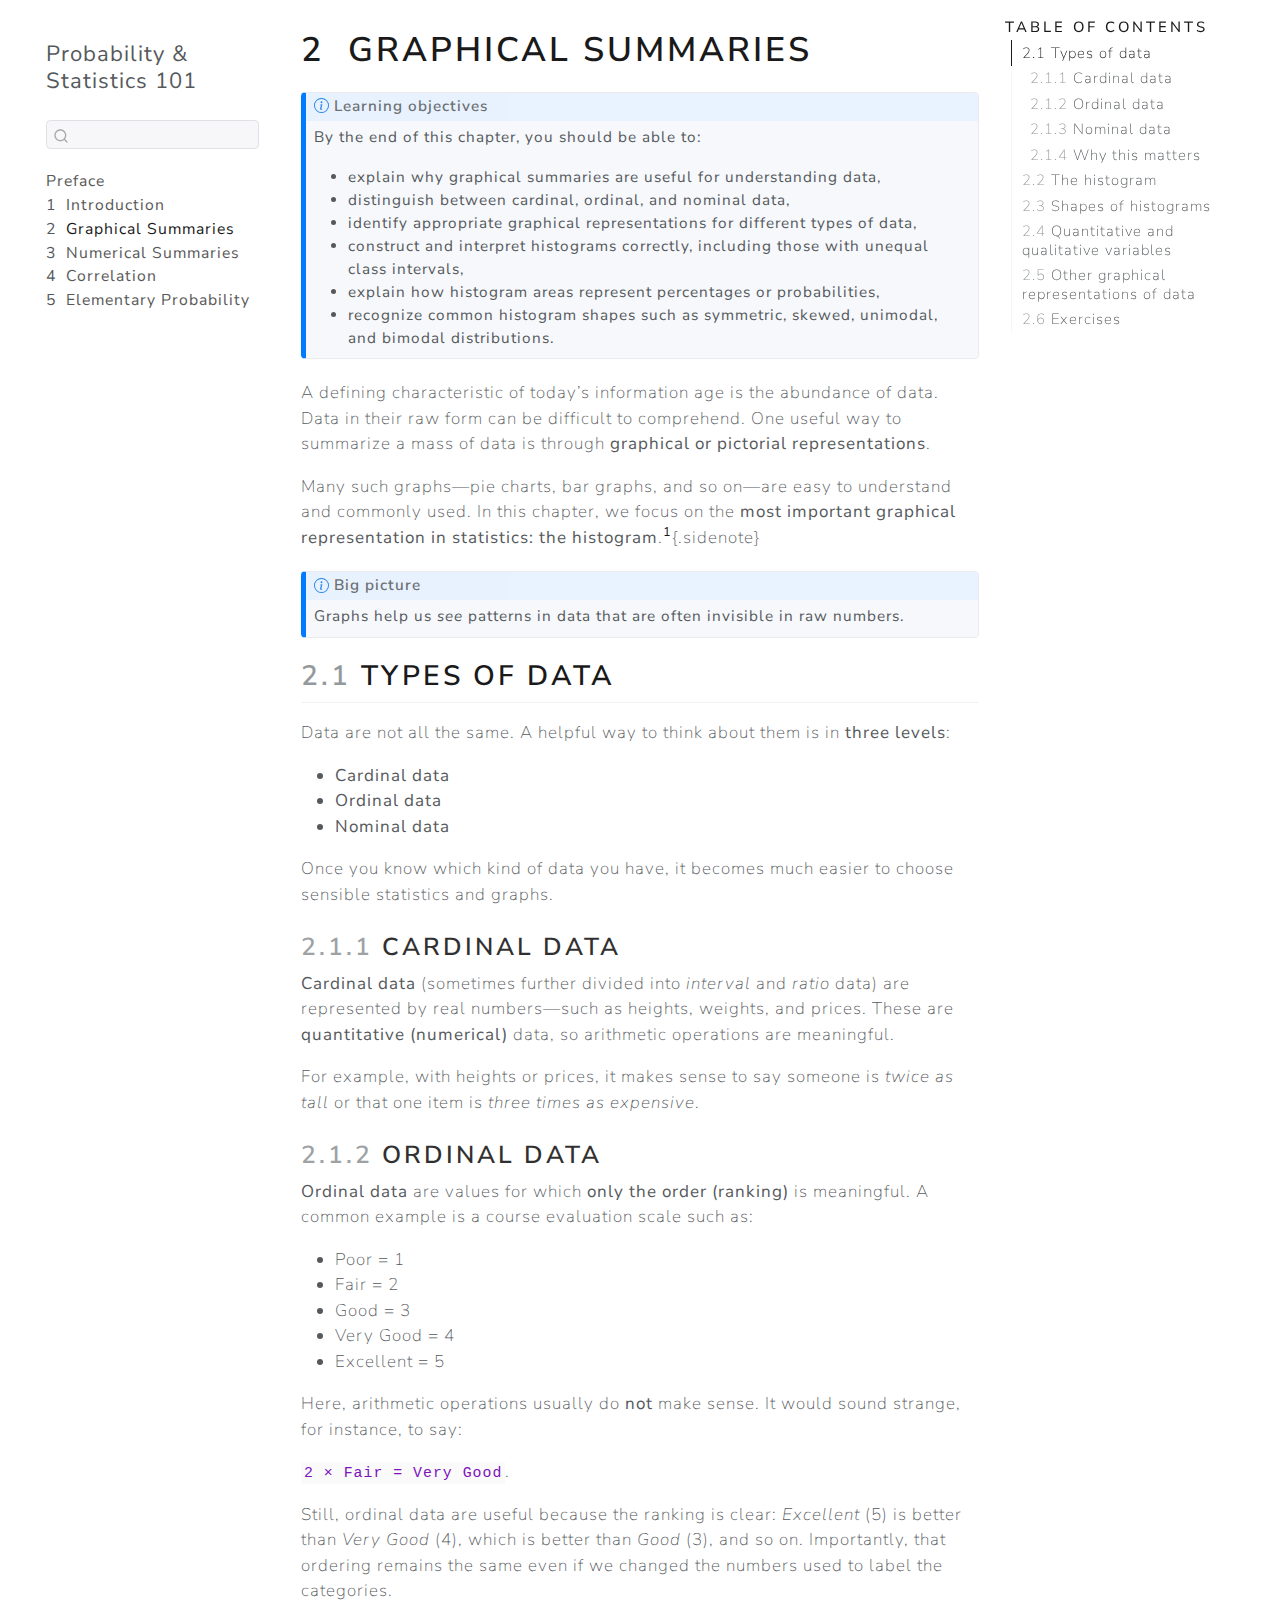
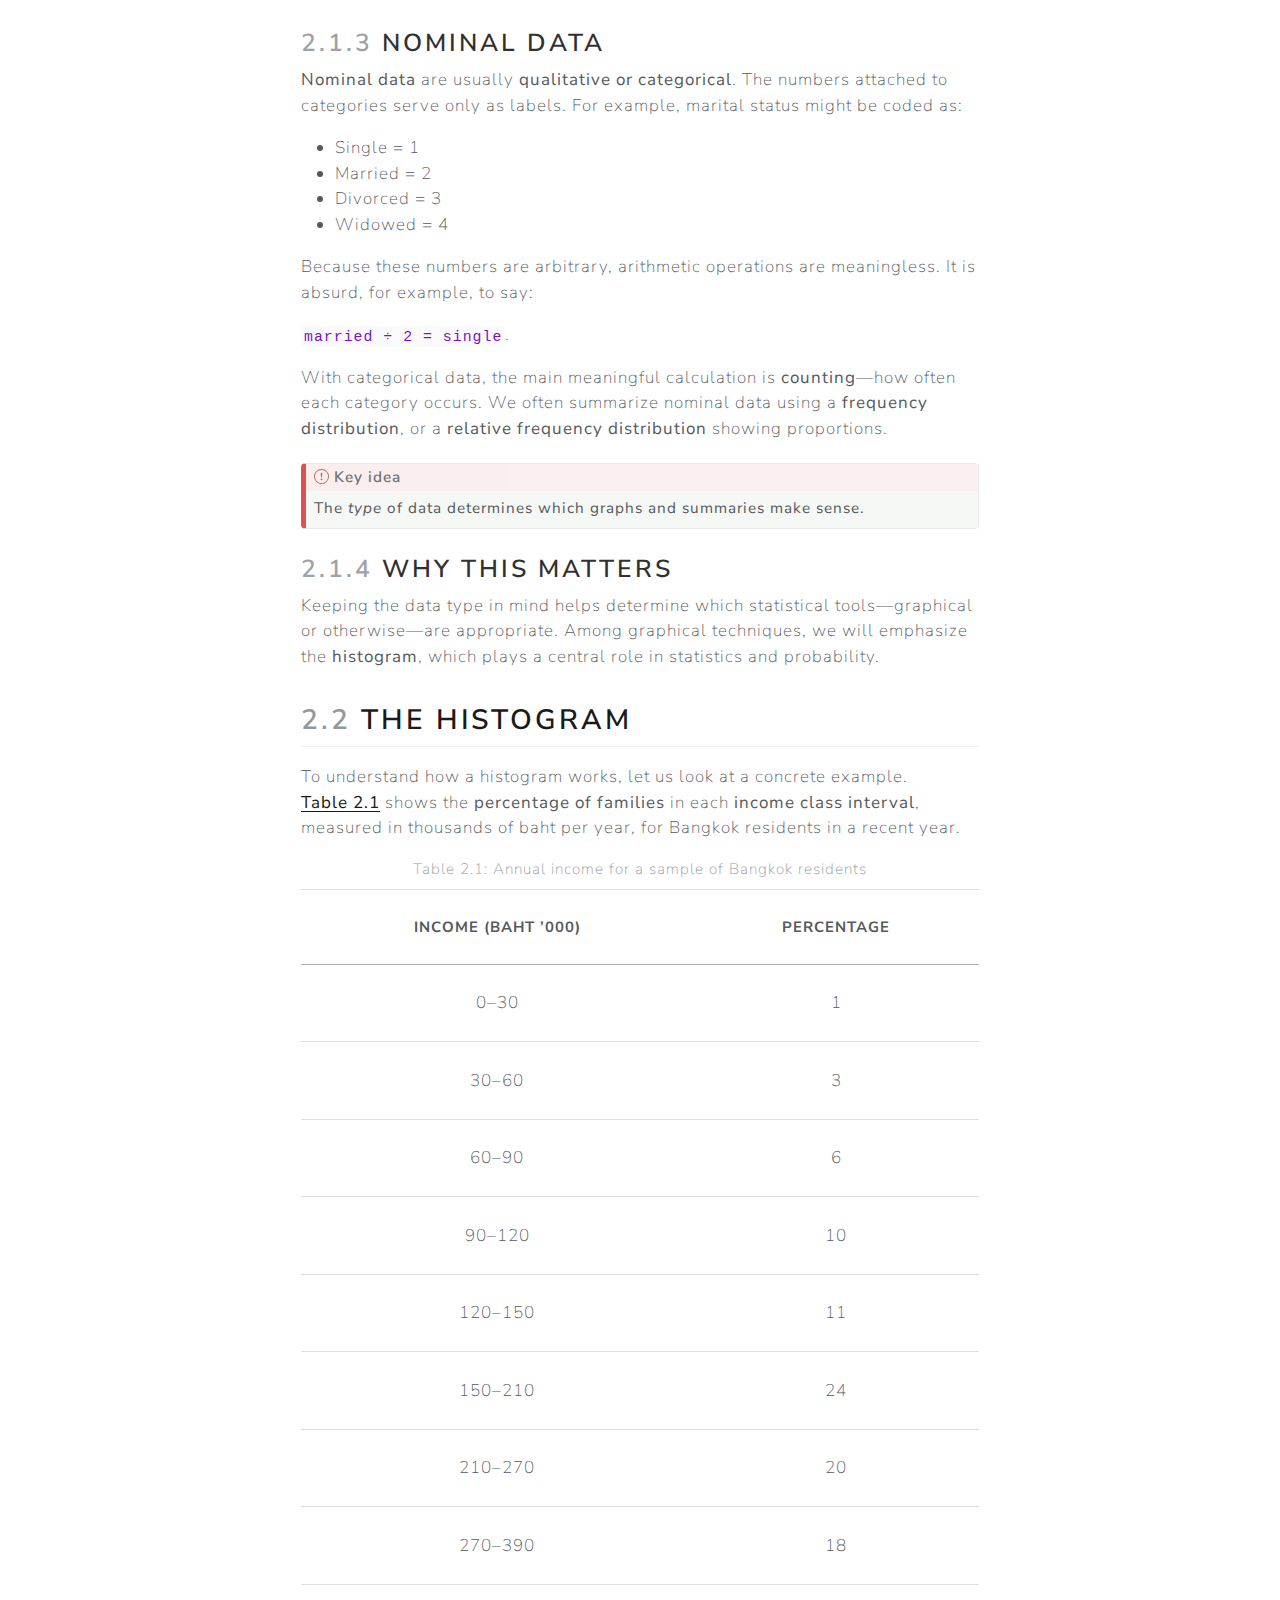
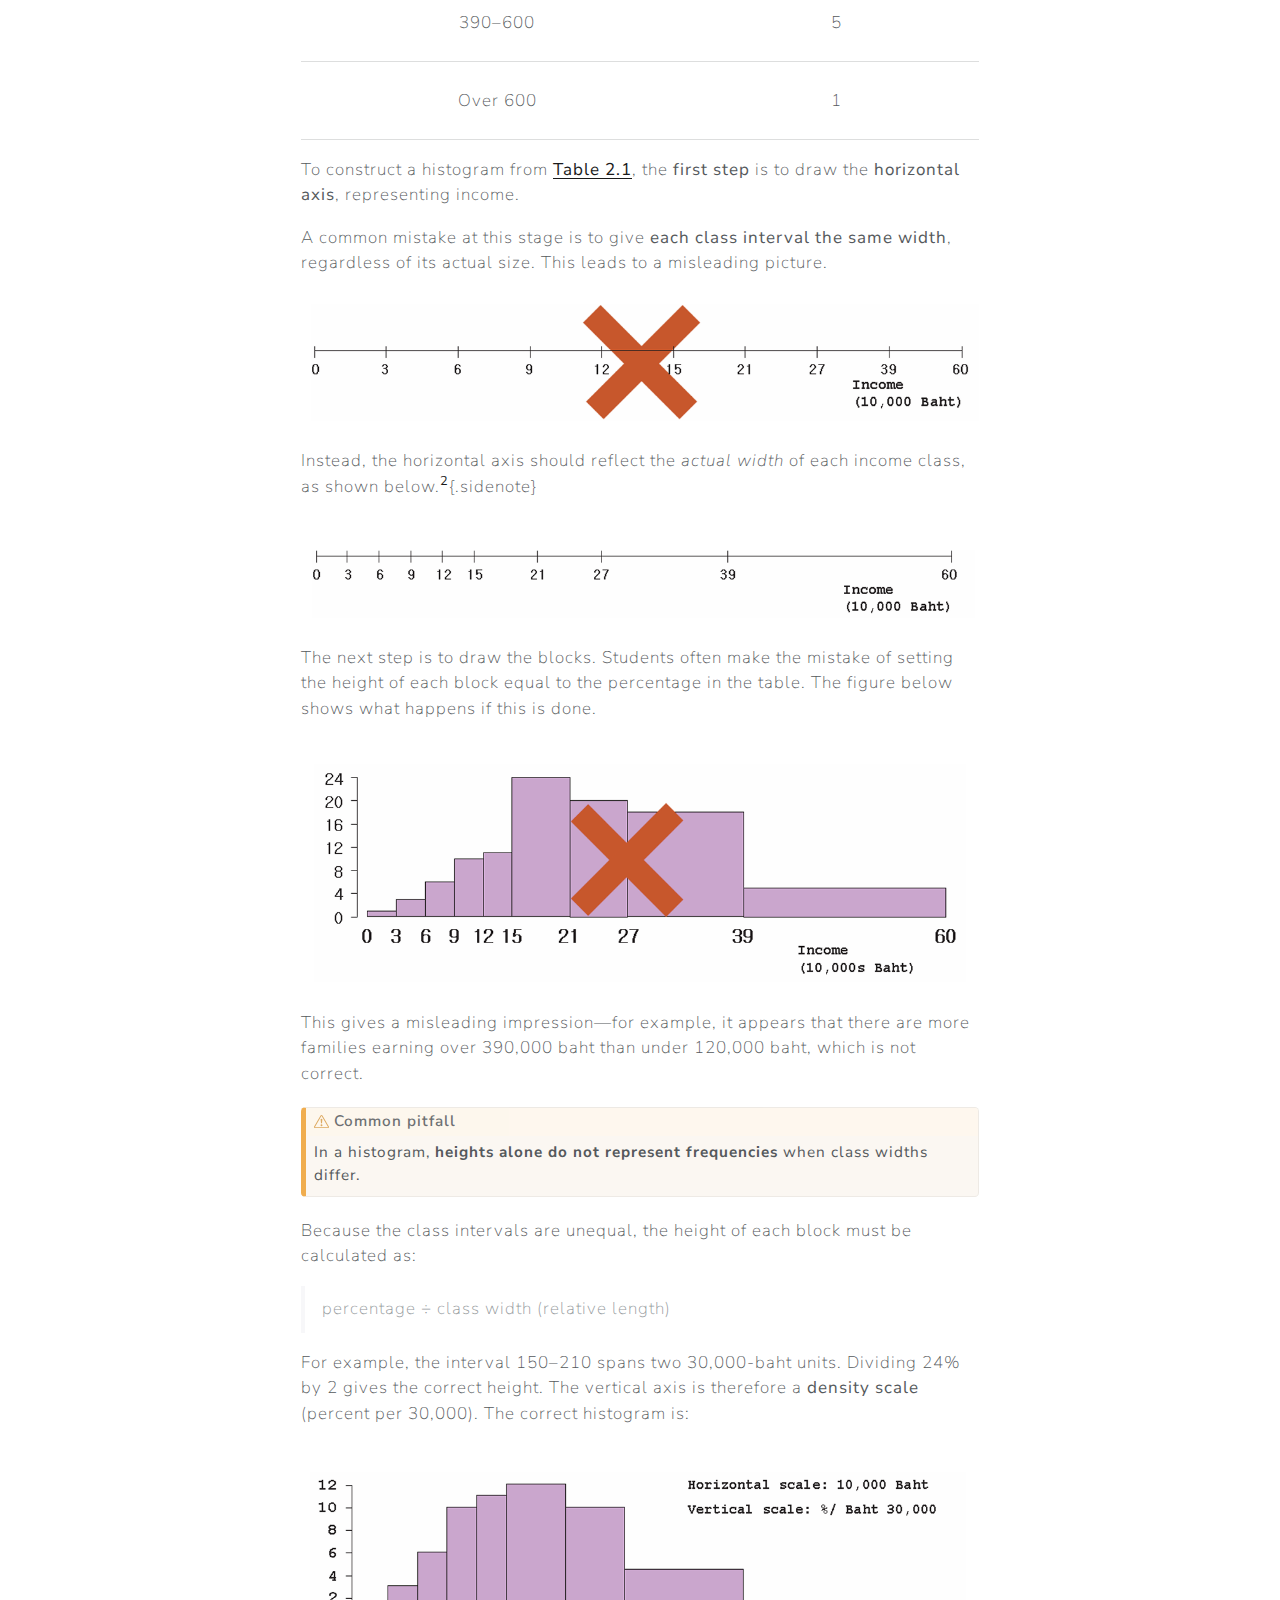
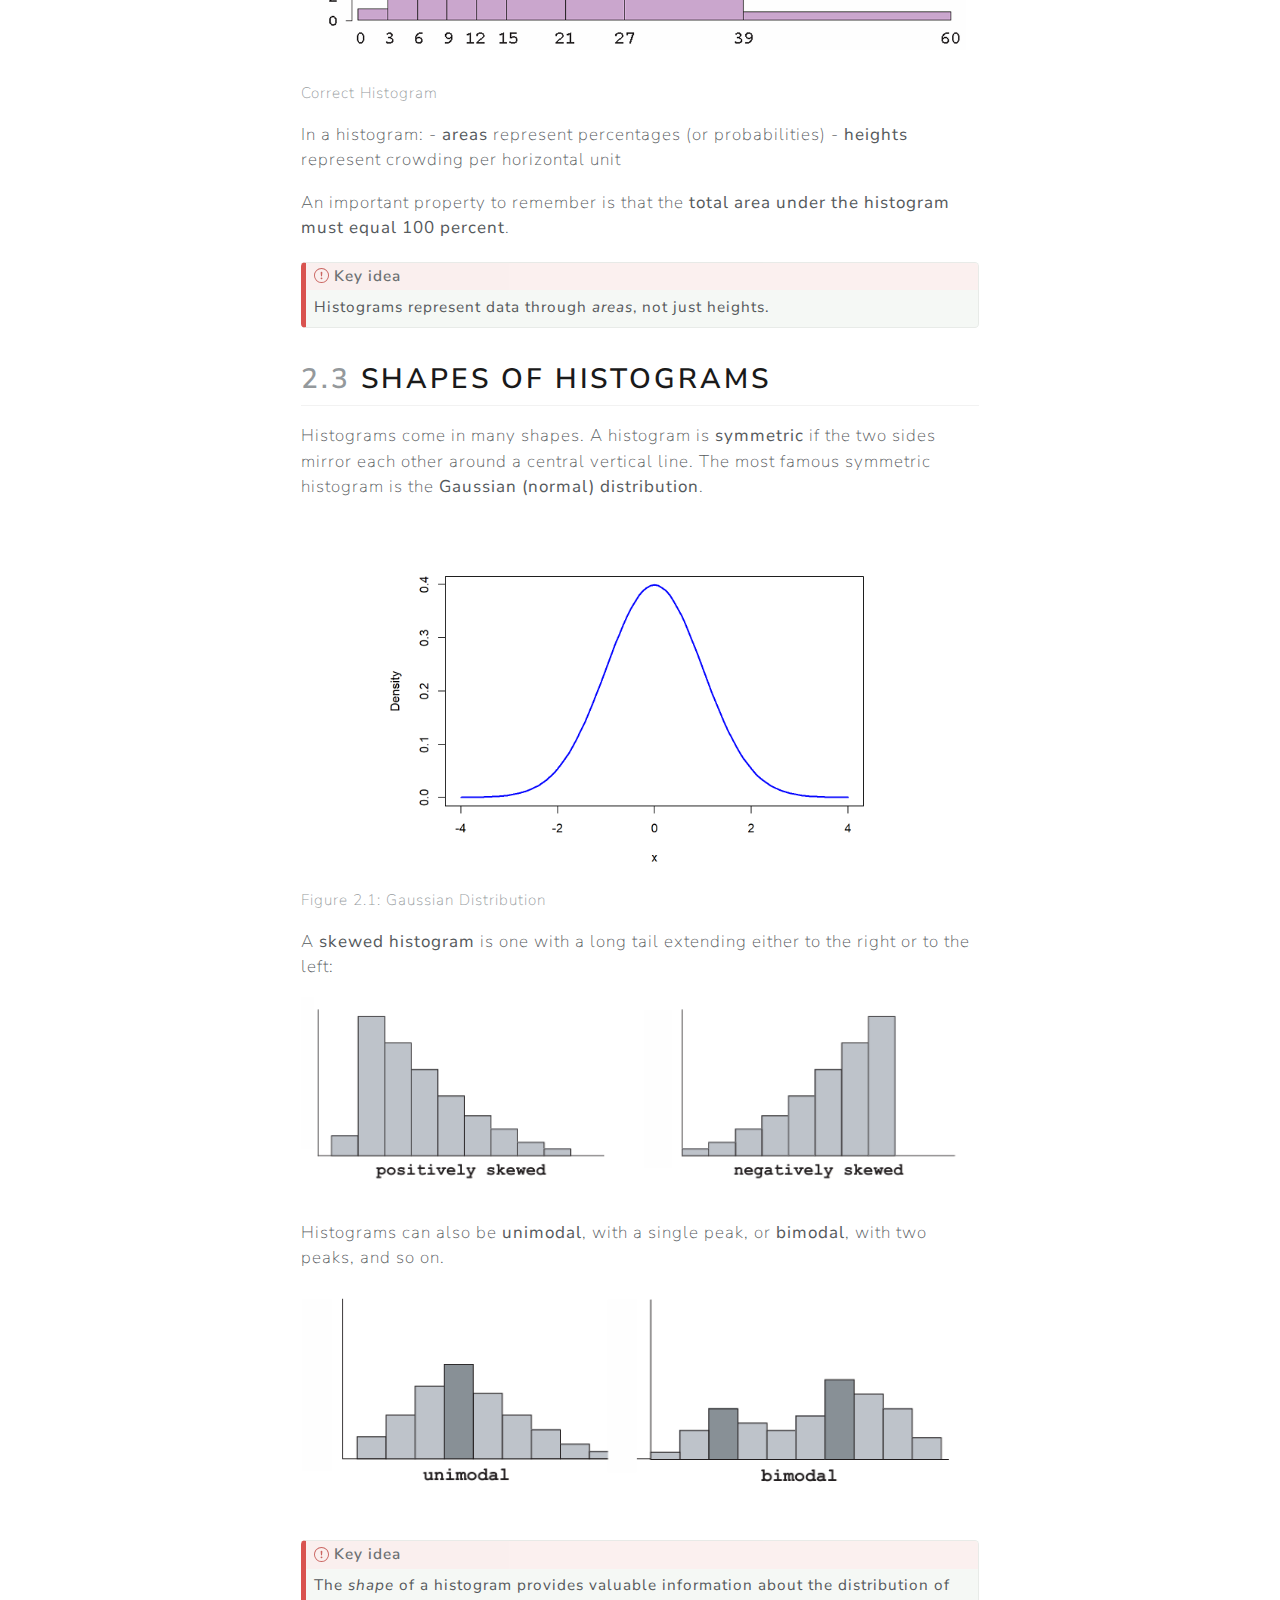
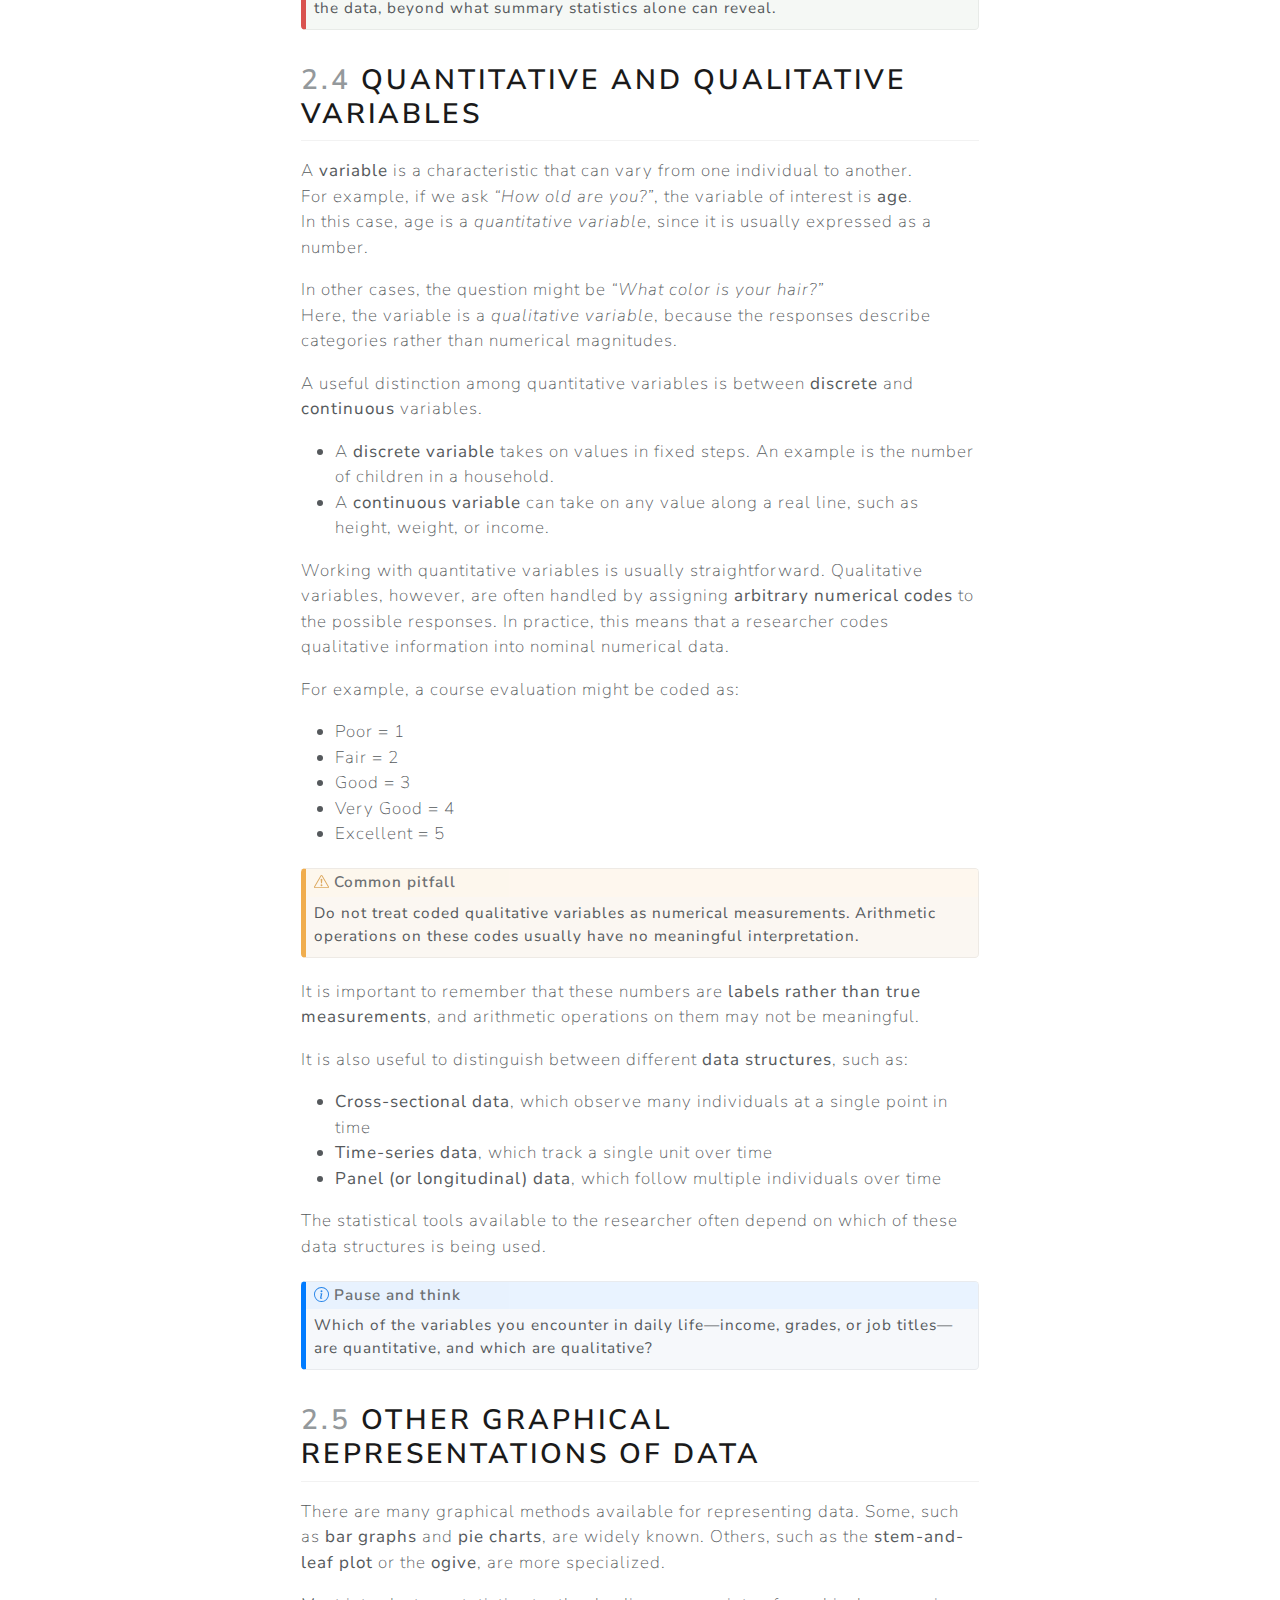
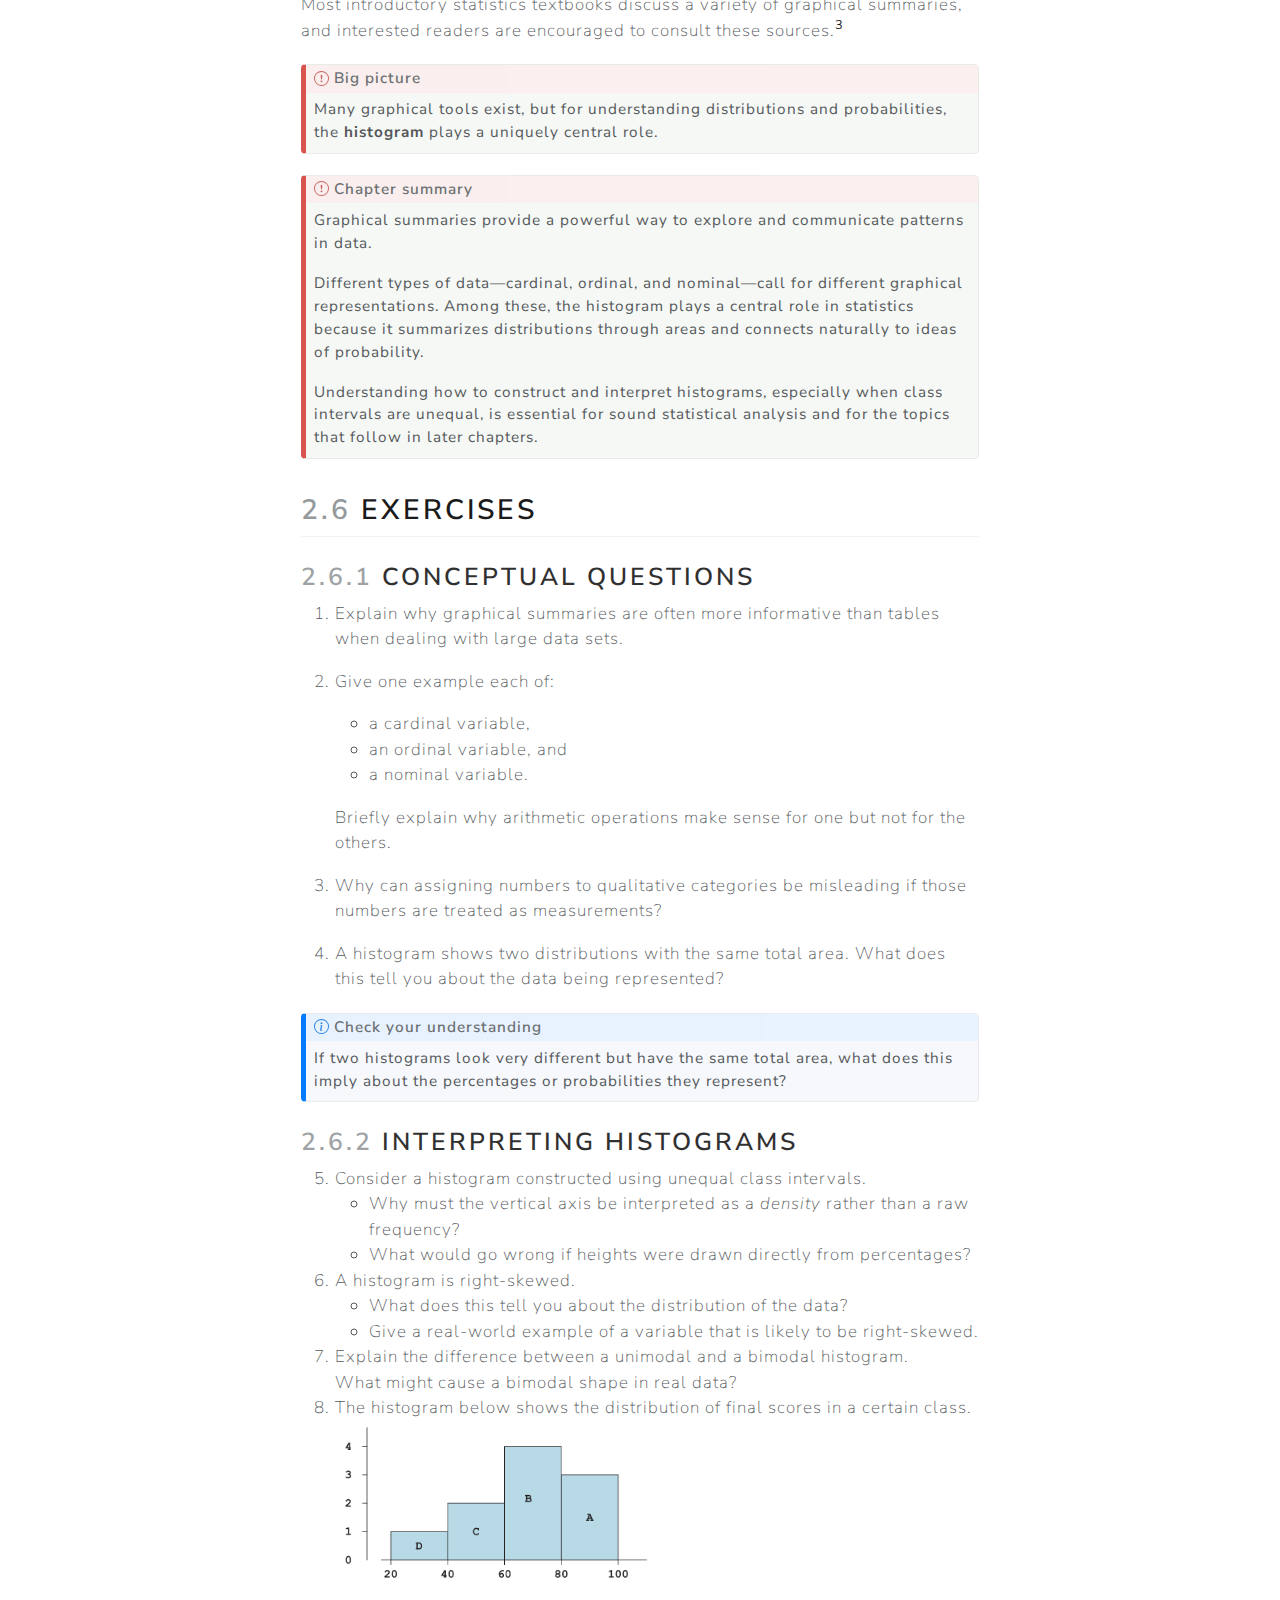
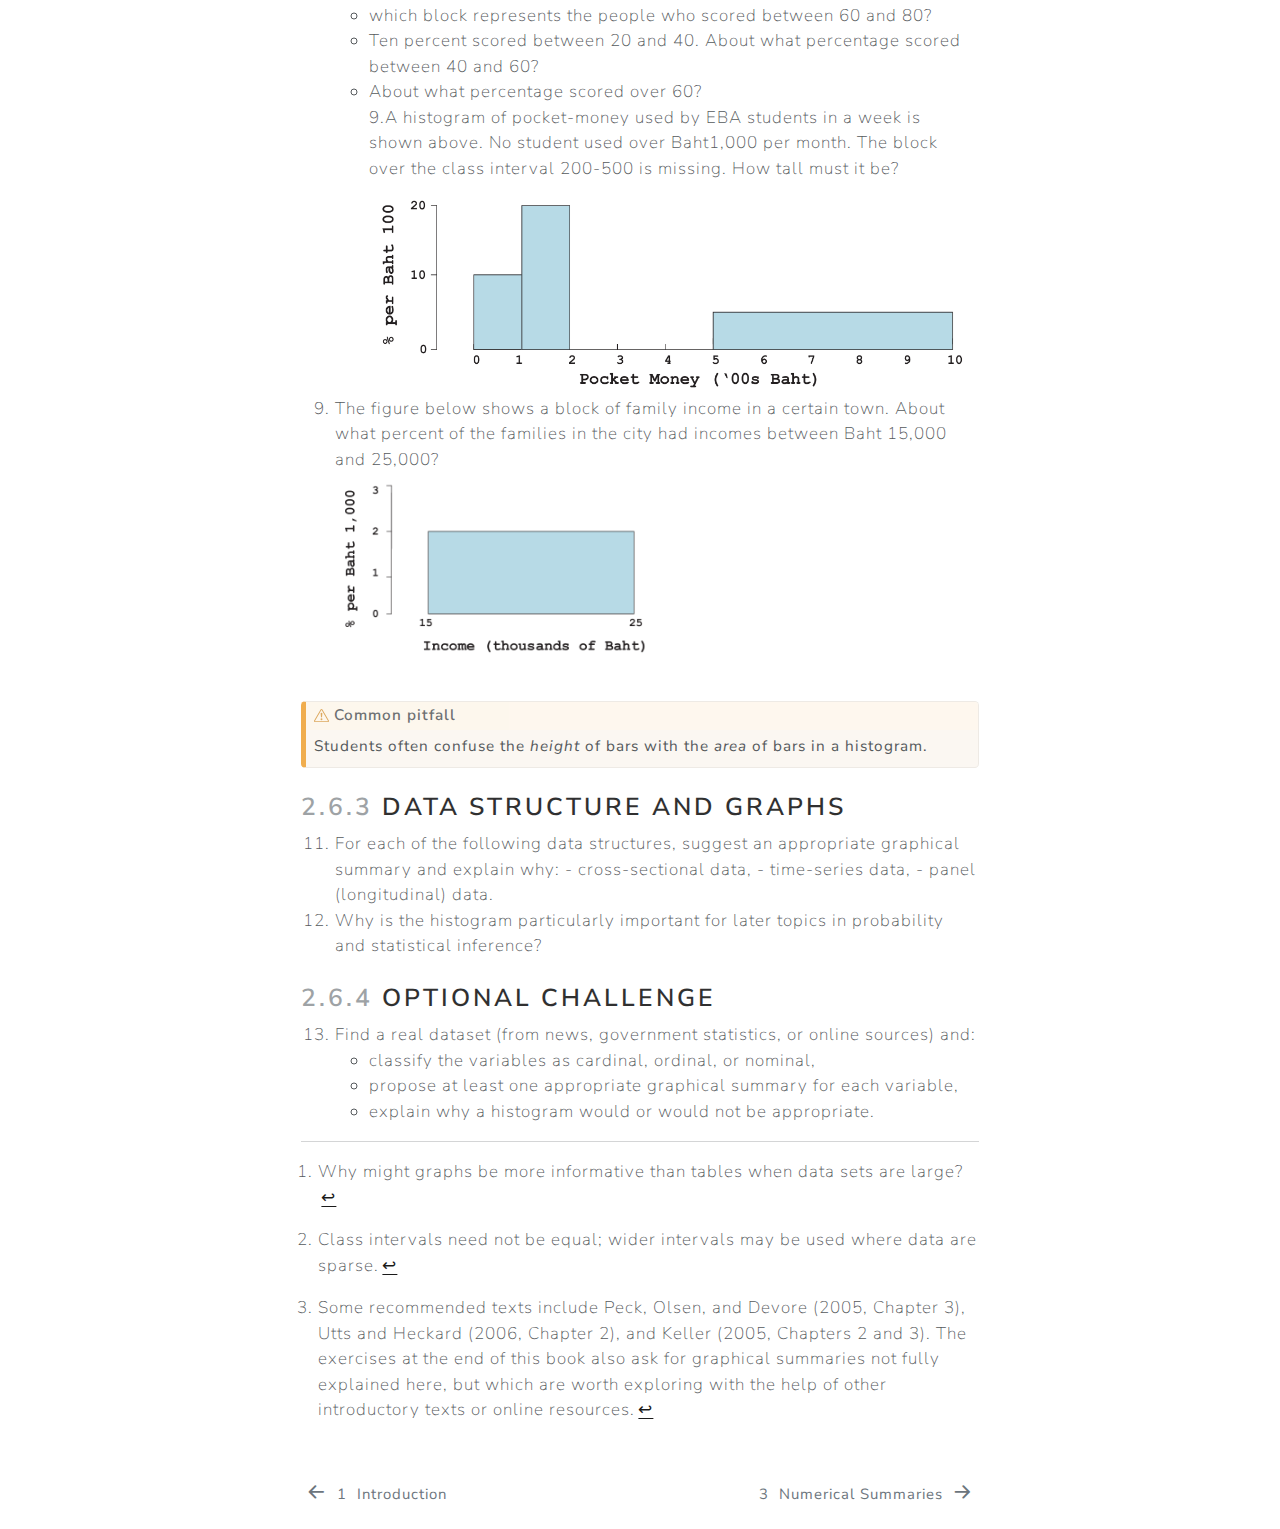
<file: _book/Ch2.html>
<!DOCTYPE html>
<html xmlns="http://www.w3.org/1999/xhtml" lang="en" xml:lang="en"><head>

<meta charset="utf-8">
<meta name="generator" content="quarto-1.8.25">

<meta name="viewport" content="width=device-width, initial-scale=1.0, user-scalable=yes">


<title>2&nbsp; Graphical Summaries – Probability &amp; Statistics 101</title>
<style>
code{white-space: pre-wrap;}
span.smallcaps{font-variant: small-caps;}
div.columns{display: flex; gap: min(4vw, 1.5em);}
div.column{flex: auto; overflow-x: auto;}
div.hanging-indent{margin-left: 1.5em; text-indent: -1.5em;}
ul.task-list{list-style: none;}
ul.task-list li input[type="checkbox"] {
  width: 0.8em;
  margin: 0 0.8em 0.2em -1em; /* quarto-specific, see https://github.com/quarto-dev/quarto-cli/issues/4556 */ 
  vertical-align: middle;
}
</style>


<script src="site_libs/quarto-nav/quarto-nav.js"></script>
<script src="site_libs/quarto-nav/headroom.min.js"></script>
<script src="site_libs/clipboard/clipboard.min.js"></script>
<script src="site_libs/quarto-search/autocomplete.umd.js"></script>
<script src="site_libs/quarto-search/fuse.min.js"></script>
<script src="site_libs/quarto-search/quarto-search.js"></script>
<meta name="quarto:offset" content="./">
<link href="./Ch3.html" rel="next">
<link href="./Ch1.html" rel="prev">
<script src="site_libs/quarto-html/quarto.js" type="module"></script>
<script src="site_libs/quarto-html/tabsets/tabsets.js" type="module"></script>
<script src="site_libs/quarto-html/axe/axe-check.js" type="module"></script>
<script src="site_libs/quarto-html/popper.min.js"></script>
<script src="site_libs/quarto-html/tippy.umd.min.js"></script>
<script src="site_libs/quarto-html/anchor.min.js"></script>
<link href="site_libs/quarto-html/tippy.css" rel="stylesheet">
<link href="site_libs/quarto-html/quarto-syntax-highlighting-7b89279ff1a6dce999919e0e67d4d9ec.css" rel="stylesheet" id="quarto-text-highlighting-styles">
<script src="site_libs/bootstrap/bootstrap.min.js"></script>
<link href="site_libs/bootstrap/bootstrap-icons.css" rel="stylesheet">
<link href="site_libs/bootstrap/bootstrap-0faa1196e5b26026f9beb7b8ea0896bf.min.css" rel="stylesheet" append-hash="true" id="quarto-bootstrap" data-mode="light">
<script id="quarto-search-options" type="application/json">{
  "location": "sidebar",
  "copy-button": false,
  "collapse-after": 3,
  "panel-placement": "start",
  "type": "textbox",
  "limit": 50,
  "keyboard-shortcut": [
    "f",
    "/",
    "s"
  ],
  "show-item-context": false,
  "language": {
    "search-no-results-text": "No results",
    "search-matching-documents-text": "matching documents",
    "search-copy-link-title": "Copy link to search",
    "search-hide-matches-text": "Hide additional matches",
    "search-more-match-text": "more match in this document",
    "search-more-matches-text": "more matches in this document",
    "search-clear-button-title": "Clear",
    "search-text-placeholder": "",
    "search-detached-cancel-button-title": "Cancel",
    "search-submit-button-title": "Submit",
    "search-label": "Search"
  }
}</script>


</head>

<body class="nav-sidebar floating quarto-light">

<div id="quarto-search-results"></div>
  <header id="quarto-header" class="headroom fixed-top">
  <nav class="quarto-secondary-nav">
    <div class="container-fluid d-flex">
      <button type="button" class="quarto-btn-toggle btn" data-bs-toggle="collapse" role="button" data-bs-target=".quarto-sidebar-collapse-item" aria-controls="quarto-sidebar" aria-expanded="false" aria-label="Toggle sidebar navigation" onclick="if (window.quartoToggleHeadroom) { window.quartoToggleHeadroom(); }">
        <i class="bi bi-layout-text-sidebar-reverse"></i>
      </button>
        <nav class="quarto-page-breadcrumbs" aria-label="breadcrumb"><ol class="breadcrumb"><li class="breadcrumb-item"><a href="./Ch2.html"><span class="chapter-number">2</span>&nbsp; <span class="chapter-title">Graphical Summaries</span></a></li></ol></nav>
        <a class="flex-grow-1" role="navigation" data-bs-toggle="collapse" data-bs-target=".quarto-sidebar-collapse-item" aria-controls="quarto-sidebar" aria-expanded="false" aria-label="Toggle sidebar navigation" onclick="if (window.quartoToggleHeadroom) { window.quartoToggleHeadroom(); }">      
        </a>
      <button type="button" class="btn quarto-search-button" aria-label="Search" onclick="window.quartoOpenSearch();">
        <i class="bi bi-search"></i>
      </button>
    </div>
  </nav>
</header>
<!-- content -->
<div id="quarto-content" class="quarto-container page-columns page-rows-contents page-layout-article">
<!-- sidebar -->
  <nav id="quarto-sidebar" class="sidebar collapse collapse-horizontal quarto-sidebar-collapse-item sidebar-navigation floating overflow-auto">
    <div class="pt-lg-2 mt-2 text-left sidebar-header sidebar-header-stacked">
      <a href="./index.html" class="sidebar-logo-link">
      </a>
    <div class="sidebar-title mb-0 py-0">
      <a href="./">Probability &amp; Statistics 101</a> 
    </div>
      </div>
        <div class="mt-2 flex-shrink-0 align-items-center">
        <div class="sidebar-search">
        <div id="quarto-search" class="" title="Search"></div>
        </div>
        </div>
    <div class="sidebar-menu-container"> 
    <ul class="list-unstyled mt-1">
        <li class="sidebar-item">
  <div class="sidebar-item-container"> 
  <a href="./index.html" class="sidebar-item-text sidebar-link">
 <span class="menu-text">Preface</span></a>
  </div>
</li>
        <li class="sidebar-item">
  <div class="sidebar-item-container"> 
  <a href="./Ch1.html" class="sidebar-item-text sidebar-link">
 <span class="menu-text"><span class="chapter-number">1</span>&nbsp; <span class="chapter-title">Introduction</span></span></a>
  </div>
</li>
        <li class="sidebar-item">
  <div class="sidebar-item-container"> 
  <a href="./Ch2.html" class="sidebar-item-text sidebar-link active">
 <span class="menu-text"><span class="chapter-number">2</span>&nbsp; <span class="chapter-title">Graphical Summaries</span></span></a>
  </div>
</li>
        <li class="sidebar-item">
  <div class="sidebar-item-container"> 
  <a href="./Ch3.html" class="sidebar-item-text sidebar-link">
 <span class="menu-text"><span class="chapter-number">3</span>&nbsp; <span class="chapter-title">Numerical Summaries</span></span></a>
  </div>
</li>
        <li class="sidebar-item">
  <div class="sidebar-item-container"> 
  <a href="./Ch4.html" class="sidebar-item-text sidebar-link">
 <span class="menu-text"><span class="chapter-number">4</span>&nbsp; <span class="chapter-title">Correlation</span></span></a>
  </div>
</li>
        <li class="sidebar-item">
  <div class="sidebar-item-container"> 
  <a href="./Ch7.html" class="sidebar-item-text sidebar-link">
 <span class="menu-text"><span class="chapter-number">5</span>&nbsp; <span class="chapter-title">Elementary Probability</span></span></a>
  </div>
</li>
    </ul>
    </div>
</nav>
<div id="quarto-sidebar-glass" class="quarto-sidebar-collapse-item" data-bs-toggle="collapse" data-bs-target=".quarto-sidebar-collapse-item"></div>
<!-- margin-sidebar -->
    <div id="quarto-margin-sidebar" class="sidebar margin-sidebar">
        <nav id="TOC" role="doc-toc" class="toc-active">
    <h2 id="toc-title">Table of contents</h2>
   
  <ul>
  <li><a href="#types-of-data" id="toc-types-of-data" class="nav-link active" data-scroll-target="#types-of-data"><span class="header-section-number">2.1</span> Types of data</a>
  <ul class="collapse">
  <li><a href="#cardinal-data" id="toc-cardinal-data" class="nav-link" data-scroll-target="#cardinal-data"><span class="header-section-number">2.1.1</span> Cardinal data</a></li>
  <li><a href="#ordinal-data" id="toc-ordinal-data" class="nav-link" data-scroll-target="#ordinal-data"><span class="header-section-number">2.1.2</span> Ordinal data</a></li>
  <li><a href="#nominal-data" id="toc-nominal-data" class="nav-link" data-scroll-target="#nominal-data"><span class="header-section-number">2.1.3</span> Nominal data</a></li>
  <li><a href="#why-this-matters" id="toc-why-this-matters" class="nav-link" data-scroll-target="#why-this-matters"><span class="header-section-number">2.1.4</span> Why this matters</a></li>
  </ul></li>
  <li><a href="#the-histogram" id="toc-the-histogram" class="nav-link" data-scroll-target="#the-histogram"><span class="header-section-number">2.2</span> The histogram</a></li>
  <li><a href="#shapes-of-histograms" id="toc-shapes-of-histograms" class="nav-link" data-scroll-target="#shapes-of-histograms"><span class="header-section-number">2.3</span> Shapes of histograms</a></li>
  <li><a href="#quantitative-and-qualitative-variables" id="toc-quantitative-and-qualitative-variables" class="nav-link" data-scroll-target="#quantitative-and-qualitative-variables"><span class="header-section-number">2.4</span> Quantitative and qualitative variables</a></li>
  <li><a href="#other-graphical-representations-of-data" id="toc-other-graphical-representations-of-data" class="nav-link" data-scroll-target="#other-graphical-representations-of-data"><span class="header-section-number">2.5</span> Other graphical representations of data</a></li>
  <li><a href="#exercises" id="toc-exercises" class="nav-link" data-scroll-target="#exercises"><span class="header-section-number">2.6</span> Exercises</a>
  <ul class="collapse">
  <li><a href="#conceptual-questions" id="toc-conceptual-questions" class="nav-link" data-scroll-target="#conceptual-questions"><span class="header-section-number">2.6.1</span> Conceptual questions</a></li>
  <li><a href="#interpreting-histograms" id="toc-interpreting-histograms" class="nav-link" data-scroll-target="#interpreting-histograms"><span class="header-section-number">2.6.2</span> Interpreting histograms</a></li>
  <li><a href="#data-structure-and-graphs" id="toc-data-structure-and-graphs" class="nav-link" data-scroll-target="#data-structure-and-graphs"><span class="header-section-number">2.6.3</span> Data structure and graphs</a></li>
  <li><a href="#optional-challenge" id="toc-optional-challenge" class="nav-link" data-scroll-target="#optional-challenge"><span class="header-section-number">2.6.4</span> Optional challenge</a></li>
  </ul></li>
  </ul>
</nav>
    </div>
<!-- main -->
<main class="content" id="quarto-document-content">

<header id="title-block-header" class="quarto-title-block default">
<div class="quarto-title">
<h1 class="title"><span id="ch2" class="quarto-section-identifier"><span class="chapter-number">2</span>&nbsp; <span class="chapter-title">Graphical Summaries</span></span></h1>
</div>



<div class="quarto-title-meta">

    
  
    
  </div>
  


</header>


<div class="callout callout-style-default callout-note callout-titled">
<div class="callout-header d-flex align-content-center">
<div class="callout-icon-container">
<i class="callout-icon"></i>
</div>
<div class="callout-title-container flex-fill">
<span class="screen-reader-only">Note</span>Learning objectives
</div>
</div>
<div class="callout-body-container callout-body">
<p>By the end of this chapter, you should be able to:</p>
<ul>
<li>explain why graphical summaries are useful for understanding data,</li>
<li>distinguish between cardinal, ordinal, and nominal data,</li>
<li>identify appropriate graphical representations for different types of data,</li>
<li>construct and interpret histograms correctly, including those with unequal class intervals,</li>
<li>explain how histogram areas represent percentages or probabilities,</li>
<li>recognize common histogram shapes such as symmetric, skewed, unimodal, and bimodal distributions.</li>
</ul>
</div>
</div>
<p>A defining characteristic of today’s information age is the abundance of data. Data in their raw form can be difficult to comprehend. One useful way to summarize a mass of data is through <strong>graphical or pictorial representations</strong>.</p>
<p>Many such graphs—pie charts, bar graphs, and so on—are easy to understand and commonly used. In this chapter, we focus on the <strong>most important graphical representation in statistics: the histogram</strong>.<a href="#fn1" class="footnote-ref" id="fnref1" role="doc-noteref"><sup>1</sup></a>{.sidenote}</p>
<div class="callout callout-style-default callout-note callout-titled">
<div class="callout-header d-flex align-content-center">
<div class="callout-icon-container">
<i class="callout-icon"></i>
</div>
<div class="callout-title-container flex-fill">
<span class="screen-reader-only">Note</span>Big picture
</div>
</div>
<div class="callout-body-container callout-body">
<p>Graphs help us <em>see</em> patterns in data that are often invisible in raw numbers.</p>
</div>
</div>
<section id="types-of-data" class="level2" data-number="2.1">
<h2 data-number="2.1" class="anchored" data-anchor-id="types-of-data"><span class="header-section-number">2.1</span> Types of data</h2>
<p>Data are not all the same. A helpful way to think about them is in <strong>three levels</strong>:</p>
<ul>
<li><strong>Cardinal data</strong></li>
<li><strong>Ordinal data</strong></li>
<li><strong>Nominal data</strong></li>
</ul>
<p>Once you know which kind of data you have, it becomes much easier to choose sensible statistics and graphs.</p>
<section id="cardinal-data" class="level3" data-number="2.1.1">
<h3 data-number="2.1.1" class="anchored" data-anchor-id="cardinal-data"><span class="header-section-number">2.1.1</span> Cardinal data</h3>
<p><strong>Cardinal data</strong> (sometimes further divided into <em>interval</em> and <em>ratio</em> data) are represented by real numbers—such as heights, weights, and prices. These are <strong>quantitative (numerical)</strong> data, so arithmetic operations are meaningful.</p>
<p>For example, with heights or prices, it makes sense to say someone is <em>twice as tall</em> or that one item is <em>three times as expensive</em>.</p>
</section>
<section id="ordinal-data" class="level3" data-number="2.1.2">
<h3 data-number="2.1.2" class="anchored" data-anchor-id="ordinal-data"><span class="header-section-number">2.1.2</span> Ordinal data</h3>
<p><strong>Ordinal data</strong> are values for which <strong>only the order (ranking)</strong> is meaningful. A common example is a course evaluation scale such as:</p>
<ul>
<li>Poor = 1<br>
</li>
<li>Fair = 2<br>
</li>
<li>Good = 3<br>
</li>
<li>Very Good = 4<br>
</li>
<li>Excellent = 5</li>
</ul>
<p>Here, arithmetic operations usually do <strong>not</strong> make sense. It would sound strange, for instance, to say:</p>
<p><code>2 × Fair = Very Good</code>.</p>
<p>Still, ordinal data are useful because the ranking is clear: <em>Excellent</em> (5) is better than <em>Very Good</em> (4), which is better than <em>Good</em> (3), and so on. Importantly, that ordering remains the same even if we changed the numbers used to label the categories.</p>
</section>
<section id="nominal-data" class="level3" data-number="2.1.3">
<h3 data-number="2.1.3" class="anchored" data-anchor-id="nominal-data"><span class="header-section-number">2.1.3</span> Nominal data</h3>
<p><strong>Nominal data</strong> are usually <strong>qualitative or categorical</strong>. The numbers attached to categories serve only as labels. For example, marital status might be coded as:</p>
<ul>
<li>Single = 1<br>
</li>
<li>Married = 2<br>
</li>
<li>Divorced = 3<br>
</li>
<li>Widowed = 4</li>
</ul>
<p>Because these numbers are arbitrary, arithmetic operations are meaningless. It is absurd, for example, to say:</p>
<p><code>married ÷ 2 = single</code>.</p>
<p>With categorical data, the main meaningful calculation is <strong>counting</strong>—how often each category occurs. We often summarize nominal data using a <strong>frequency distribution</strong>, or a <strong>relative frequency distribution</strong> showing proportions.</p>
<div class="callout callout-style-default callout-important callout-titled">
<div class="callout-header d-flex align-content-center">
<div class="callout-icon-container">
<i class="callout-icon"></i>
</div>
<div class="callout-title-container flex-fill">
<span class="screen-reader-only">Important</span>Key idea
</div>
</div>
<div class="callout-body-container callout-body">
<p>The <em>type</em> of data determines which graphs and summaries make sense.</p>
</div>
</div>
</section>
<section id="why-this-matters" class="level3" data-number="2.1.4">
<h3 data-number="2.1.4" class="anchored" data-anchor-id="why-this-matters"><span class="header-section-number">2.1.4</span> Why this matters</h3>
<p>Keeping the data type in mind helps determine which statistical tools—graphical or otherwise—are appropriate. Among graphical techniques, we will emphasize the <strong>histogram</strong>, which plays a central role in statistics and probability.</p>
</section>
</section>
<section id="the-histogram" class="level2" data-number="2.2">
<h2 data-number="2.2" class="anchored" data-anchor-id="the-histogram"><span class="header-section-number">2.2</span> The histogram</h2>
<p>To understand how a histogram works, let us look at a concrete example.<br>
<a href="#tbl-income" class="quarto-xref">Table&nbsp;<span>2.1</span></a> shows the <strong>percentage of families</strong> in each <strong>income class interval</strong>, measured in thousands of baht per year, for Bangkok residents in a recent year.</p>
<div id="tbl-income" class="quarto-float quarto-figure quarto-figure-center anchored">
<figure class="quarto-float quarto-float-tbl figure">
<figcaption class="quarto-float-caption-top quarto-float-caption quarto-float-tbl" id="tbl-income-caption-0ceaefa1-69ba-4598-a22c-09a6ac19f8ca">
Table&nbsp;2.1: Annual income for a sample of Bangkok residents
</figcaption>
<div aria-describedby="tbl-income-caption-0ceaefa1-69ba-4598-a22c-09a6ac19f8ca">
<table class="caption-top table">
<thead>
<tr class="header">
<th>Income (Baht ’000)</th>
<th>Percentage</th>
</tr>
</thead>
<tbody>
<tr class="odd">
<td>0–30</td>
<td>1</td>
</tr>
<tr class="even">
<td>30–60</td>
<td>3</td>
</tr>
<tr class="odd">
<td>60–90</td>
<td>6</td>
</tr>
<tr class="even">
<td>90–120</td>
<td>10</td>
</tr>
<tr class="odd">
<td>120–150</td>
<td>11</td>
</tr>
<tr class="even">
<td>150–210</td>
<td>24</td>
</tr>
<tr class="odd">
<td>210–270</td>
<td>20</td>
</tr>
<tr class="even">
<td>270–390</td>
<td>18</td>
</tr>
<tr class="odd">
<td>390–600</td>
<td>5</td>
</tr>
<tr class="even">
<td>Over 600</td>
<td>1</td>
</tr>
</tbody>
</table>
</div>
</figure>
</div>
<p>To construct a histogram from <a href="#tbl-income" class="quarto-xref">Table&nbsp;<span>2.1</span></a>, the <strong>first step</strong> is to draw the <strong>horizontal axis</strong>, representing income.</p>
<p>A common mistake at this stage is to give <strong>each class interval the same width</strong>, regardless of its actual size. This leads to a misleading picture.</p>
<p><img src="figs/ch2/vert-a.png" class="img-fluid"></p>
<p>Instead, the horizontal axis should reflect the <em>actual width</em> of each income class, as shown below.<a href="#fn2" class="footnote-ref" id="fnref2" role="doc-noteref"><sup>2</sup></a>{.sidenote}</p>
<p><img src="figs/ch2/vert-b.png" class="img-fluid"></p>
<p>The next step is to draw the blocks. Students often make the mistake of setting the height of each block equal to the percentage in the table. The figure below shows what happens if this is done.</p>
<p><img src="figs/ch2/hist-a.png" class="img-fluid"></p>
<p>This gives a misleading impression—for example, it appears that there are more families earning over 390,000 baht than under 120,000 baht, which is not correct.</p>
<div class="callout callout-style-default callout-warning callout-titled">
<div class="callout-header d-flex align-content-center">
<div class="callout-icon-container">
<i class="callout-icon"></i>
</div>
<div class="callout-title-container flex-fill">
<span class="screen-reader-only">Warning</span>Common pitfall
</div>
</div>
<div class="callout-body-container callout-body">
<p>In a histogram, <strong>heights alone do not represent frequencies</strong> when class widths differ.</p>
</div>
</div>
<p>Because the class intervals are unequal, the height of each block must be calculated as:</p>
<blockquote class="blockquote">
<p>percentage ÷ class width (relative length)</p>
</blockquote>
<p>For example, the interval 150–210 spans two 30,000-baht units. Dividing 24% by 2 gives the correct height. The vertical axis is therefore a <strong>density scale</strong> (percent per 30,000). The correct histogram is:</p>
<div class="quarto-figure quarto-figure-center">
<figure class="figure">
<p><img src="figs/ch2/hist-b.png" class="img-fluid figure-img"></p>
<figcaption>Correct Histogram</figcaption>
</figure>
</div>
<p>In a histogram: - <strong>areas</strong> represent percentages (or probabilities) - <strong>heights</strong> represent crowding per horizontal unit</p>
<p>An important property to remember is that the <strong>total area under the histogram must equal 100 percent</strong>.</p>
<div class="callout callout-style-default callout-important callout-titled">
<div class="callout-header d-flex align-content-center">
<div class="callout-icon-container">
<i class="callout-icon"></i>
</div>
<div class="callout-title-container flex-fill">
<span class="screen-reader-only">Important</span>Key idea
</div>
</div>
<div class="callout-body-container callout-body">
<p>Histograms represent data through <em>areas</em>, not just heights.</p>
</div>
</div>
</section>
<section id="shapes-of-histograms" class="level2" data-number="2.3">
<h2 data-number="2.3" class="anchored" data-anchor-id="shapes-of-histograms"><span class="header-section-number">2.3</span> Shapes of histograms</h2>
<p>Histograms come in many shapes. A histogram is <strong>symmetric</strong> if the two sides mirror each other around a central vertical line. The most famous symmetric histogram is the <strong>Gaussian (normal) distribution</strong>.</p>
<div class="cell">
<div class="cell-output-display">
<div id="fig-gaussian" class="quarto-float quarto-figure quarto-figure-center anchored">
<figure class="quarto-float quarto-float-fig figure">
<div aria-describedby="fig-gaussian-caption-0ceaefa1-69ba-4598-a22c-09a6ac19f8ca">
<img src="Ch2_files/figure-html/fig-gaussian-1.png" class="img-fluid figure-img" style="width:75.0%">
</div>
<figcaption class="quarto-float-caption-bottom quarto-float-caption quarto-float-fig" id="fig-gaussian-caption-0ceaefa1-69ba-4598-a22c-09a6ac19f8ca">
Figure&nbsp;2.1: Gaussian Distribution
</figcaption>
</figure>
</div>
</div>
</div>
<p>A <strong>skewed histogram</strong> is one with a long tail extending either to the right or to the left:</p>
<div class="quarto-figure quarto-figure-center">
<figure class="figure">
<p><img src="figs/ch2/skewed.png" class="img-fluid quarto-figure quarto-figure-center figure-img"></p>
</figure>
</div>
<p>Histograms can also be <strong>unimodal</strong>, with a single peak, or <strong>bimodal</strong>, with two peaks, and so on.</p>
<div class="quarto-figure quarto-figure-center">
<figure class="figure">
<p><img src="figs/ch2/modal.png" class="img-fluid quarto-figure quarto-figure-center figure-img"></p>
</figure>
</div>
<div class="callout callout-style-default callout-important callout-titled">
<div class="callout-header d-flex align-content-center">
<div class="callout-icon-container">
<i class="callout-icon"></i>
</div>
<div class="callout-title-container flex-fill">
<span class="screen-reader-only">Important</span>Key idea
</div>
</div>
<div class="callout-body-container callout-body">
<p>The <em>shape</em> of a histogram provides valuable information about the distribution of the data, beyond what summary statistics alone can reveal.</p>
</div>
</div>
</section>
<section id="quantitative-and-qualitative-variables" class="level2" data-number="2.4">
<h2 data-number="2.4" class="anchored" data-anchor-id="quantitative-and-qualitative-variables"><span class="header-section-number">2.4</span> Quantitative and qualitative variables</h2>
<p>A <strong>variable</strong> is a characteristic that can vary from one individual to another.<br>
For example, if we ask <em>“How old are you?”</em>, the variable of interest is <strong>age</strong>.<br>
In this case, age is a <em>quantitative variable</em>, since it is usually expressed as a number.</p>
<p>In other cases, the question might be <em>“What color is your hair?”</em><br>
Here, the variable is a <em>qualitative variable</em>, because the responses describe categories rather than numerical magnitudes.</p>
<p>A useful distinction among quantitative variables is between <strong>discrete</strong> and <strong>continuous</strong> variables.</p>
<ul>
<li>A <strong>discrete variable</strong> takes on values in fixed steps. An example is the number of children in a household.</li>
<li>A <strong>continuous variable</strong> can take on any value along a real line, such as height, weight, or income.</li>
</ul>
<p>Working with quantitative variables is usually straightforward. Qualitative variables, however, are often handled by assigning <strong>arbitrary numerical codes</strong> to the possible responses. In practice, this means that a researcher codes qualitative information into nominal numerical data.</p>
<p>For example, a course evaluation might be coded as:</p>
<ul>
<li>Poor = 1<br>
</li>
<li>Fair = 2<br>
</li>
<li>Good = 3<br>
</li>
<li>Very Good = 4<br>
</li>
<li>Excellent = 5</li>
</ul>
<div class="callout callout-style-default callout-warning callout-titled">
<div class="callout-header d-flex align-content-center">
<div class="callout-icon-container">
<i class="callout-icon"></i>
</div>
<div class="callout-title-container flex-fill">
<span class="screen-reader-only">Warning</span>Common pitfall
</div>
</div>
<div class="callout-body-container callout-body">
<p>Do not treat coded qualitative variables as numerical measurements. Arithmetic operations on these codes usually have no meaningful interpretation.</p>
</div>
</div>
<p>It is important to remember that these numbers are <strong>labels rather than true measurements</strong>, and arithmetic operations on them may not be meaningful.</p>
<p>It is also useful to distinguish between different <strong>data structures</strong>, such as:</p>
<ul>
<li><strong>Cross-sectional data</strong>, which observe many individuals at a single point in time<br>
</li>
<li><strong>Time-series data</strong>, which track a single unit over time<br>
</li>
<li><strong>Panel (or longitudinal) data</strong>, which follow multiple individuals over time</li>
</ul>
<p>The statistical tools available to the researcher often depend on which of these data structures is being used.</p>
<div class="callout callout-style-default callout-note callout-titled">
<div class="callout-header d-flex align-content-center">
<div class="callout-icon-container">
<i class="callout-icon"></i>
</div>
<div class="callout-title-container flex-fill">
<span class="screen-reader-only">Note</span>Pause and think
</div>
</div>
<div class="callout-body-container callout-body">
<p>Which of the variables you encounter in daily life—income, grades, or job titles—are quantitative, and which are qualitative?</p>
</div>
</div>
</section>
<section id="other-graphical-representations-of-data" class="level2" data-number="2.5">
<h2 data-number="2.5" class="anchored" data-anchor-id="other-graphical-representations-of-data"><span class="header-section-number">2.5</span> Other graphical representations of data</h2>
<p>There are many graphical methods available for representing data. Some, such as <strong>bar graphs</strong> and <strong>pie charts</strong>, are widely known. Others, such as the <strong>stem-and-leaf plot</strong> or the <strong>ogive</strong>, are more specialized.</p>
<p>Most introductory statistics textbooks discuss a variety of graphical summaries, and interested readers are encouraged to consult these sources.<a href="#fn3" class="footnote-ref" id="fnref3" role="doc-noteref"><sup>3</sup></a></p>
<div class="callout callout-style-default callout-important callout-titled">
<div class="callout-header d-flex align-content-center">
<div class="callout-icon-container">
<i class="callout-icon"></i>
</div>
<div class="callout-title-container flex-fill">
<span class="screen-reader-only">Important</span>Big picture
</div>
</div>
<div class="callout-body-container callout-body">
<p>Many graphical tools exist, but for understanding distributions and probabilities, the <strong>histogram</strong> plays a uniquely central role.</p>
</div>
</div>
<div class="callout callout-style-default callout-important callout-titled">
<div class="callout-header d-flex align-content-center">
<div class="callout-icon-container">
<i class="callout-icon"></i>
</div>
<div class="callout-title-container flex-fill">
<span class="screen-reader-only">Important</span>Chapter summary
</div>
</div>
<div class="callout-body-container callout-body">
<p>Graphical summaries provide a powerful way to explore and communicate patterns in data.</p>
<p>Different types of data—cardinal, ordinal, and nominal—call for different graphical representations. Among these, the histogram plays a central role in statistics because it summarizes distributions through areas and connects naturally to ideas of probability.</p>
<p>Understanding how to construct and interpret histograms, especially when class intervals are unequal, is essential for sound statistical analysis and for the topics that follow in later chapters.</p>
</div>
</div>
</section>
<section id="exercises" class="level2" data-number="2.6">
<h2 data-number="2.6" class="anchored" data-anchor-id="exercises"><span class="header-section-number">2.6</span> Exercises</h2>
<section id="conceptual-questions" class="level3" data-number="2.6.1">
<h3 data-number="2.6.1" class="anchored" data-anchor-id="conceptual-questions"><span class="header-section-number">2.6.1</span> Conceptual questions</h3>
<ol type="1">
<li><p>Explain why graphical summaries are often more informative than tables when dealing with large data sets.</p></li>
<li><p>Give one example each of:</p>
<ul>
<li>a cardinal variable,</li>
<li>an ordinal variable, and</li>
<li>a nominal variable.</li>
</ul>
<p>Briefly explain why arithmetic operations make sense for one but not for the others.</p></li>
<li><p>Why can assigning numbers to qualitative categories be misleading if those numbers are treated as measurements?</p></li>
<li><p>A histogram shows two distributions with the same total area. What does this tell you about the data being represented?</p></li>
</ol>
<div class="callout callout-style-default callout-note callout-titled">
<div class="callout-header d-flex align-content-center">
<div class="callout-icon-container">
<i class="callout-icon"></i>
</div>
<div class="callout-title-container flex-fill">
<span class="screen-reader-only">Note</span>Check your understanding
</div>
</div>
<div class="callout-body-container callout-body">
<p>If two histograms look very different but have the same total area, what does this imply about the percentages or probabilities they represent?</p>
</div>
</div>
</section>
<section id="interpreting-histograms" class="level3" data-number="2.6.2">
<h3 data-number="2.6.2" class="anchored" data-anchor-id="interpreting-histograms"><span class="header-section-number">2.6.2</span> Interpreting histograms</h3>
<ol start="5" type="1">
<li>Consider a histogram constructed using unequal class intervals.
<ul>
<li>Why must the vertical axis be interpreted as a <em>density</em> rather than a raw frequency?</li>
<li>What would go wrong if heights were drawn directly from percentages?</li>
</ul></li>
<li>A histogram is right-skewed.
<ul>
<li>What does this tell you about the distribution of the data?</li>
<li>Give a real-world example of a variable that is likely to be right-skewed.</li>
</ul></li>
<li>Explain the difference between a unimodal and a bimodal histogram.<br>
What might cause a bimodal shape in real data?</li>
<li>The histogram below shows the distribution of final scores in a certain class.<br>
<img src="figs/exercise/ws-2-8.png" class="img-fluid quarto-figure quarto-figure-center" style="width:50.0%">
<ul>
<li>which block represents the people who scored between 60 and 80?</li>
<li>Ten percent scored between 20 and 40. About what percentage scored between 40 and 60?</li>
<li>About what percentage scored over 60?<br>
9.A histogram of pocket-money used by EBA students in a week is shown above. No student used over Baht1,000 per month. The block over the class interval 200-500 is missing. How tall must it be?<br>
<img src="figs/exercise/ws-2-9.png" class="img-fluid"></li>
</ul></li>
<li>The figure below shows a block of family income in a certain town. About what percent of the families in the city had incomes between Baht 15,000 and 25,000?<br>
<img src="figs/exercise/ws-2-10.png" class="img-fluid quarto-figure quarto-figure-center" style="width:50.0%"></li>
</ol>
<div class="callout callout-style-default callout-warning callout-titled">
<div class="callout-header d-flex align-content-center">
<div class="callout-icon-container">
<i class="callout-icon"></i>
</div>
<div class="callout-title-container flex-fill">
<span class="screen-reader-only">Warning</span>Common pitfall
</div>
</div>
<div class="callout-body-container callout-body">
<p>Students often confuse the <em>height</em> of bars with the <em>area</em> of bars in a histogram.</p>
</div>
</div>
</section>
<section id="data-structure-and-graphs" class="level3" data-number="2.6.3">
<h3 data-number="2.6.3" class="anchored" data-anchor-id="data-structure-and-graphs"><span class="header-section-number">2.6.3</span> Data structure and graphs</h3>
<ol start="11" type="1">
<li>For each of the following data structures, suggest an appropriate graphical summary and explain why: - cross-sectional data, - time-series data, - panel (longitudinal) data.</li>
<li>Why is the histogram particularly important for later topics in probability and statistical inference?</li>
</ol>
</section>
<section id="optional-challenge" class="level3" data-number="2.6.4">
<h3 data-number="2.6.4" class="anchored" data-anchor-id="optional-challenge"><span class="header-section-number">2.6.4</span> Optional challenge</h3>
<ol start="13" type="1">
<li>Find a real dataset (from news, government statistics, or online sources) and:
<ul>
<li>classify the variables as cardinal, ordinal, or nominal,</li>
<li>propose at least one appropriate graphical summary for each variable,</li>
<li>explain why a histogram would or would not be appropriate.</li>
</ul></li>
</ol>


</section>
</section>
<section id="footnotes" class="footnotes footnotes-end-of-document" role="doc-endnotes">
<hr>
<ol>
<li id="fn1"><p>Why might graphs be more informative than tables when data sets are large?<a href="#fnref1" class="footnote-back" role="doc-backlink">↩︎</a></p></li>
<li id="fn2"><p>Class intervals need not be equal; wider intervals may be used where data are sparse.<a href="#fnref2" class="footnote-back" role="doc-backlink">↩︎</a></p></li>
<li id="fn3"><p>Some recommended texts include Peck, Olsen, and Devore (2005, Chapter 3), Utts and Heckard (2006, Chapter 2), and Keller (2005, Chapters 2 and 3). The exercises at the end of this book also ask for graphical summaries not fully explained here, but which are worth exploring with the help of other introductory texts or online resources.<a href="#fnref3" class="footnote-back" role="doc-backlink">↩︎</a></p></li>
</ol>
</section>

</main> <!-- /main -->
<script id="quarto-html-after-body" type="application/javascript">
  window.document.addEventListener("DOMContentLoaded", function (event) {
    const icon = "";
    const anchorJS = new window.AnchorJS();
    anchorJS.options = {
      placement: 'right',
      icon: icon
    };
    anchorJS.add('.anchored');
    const isCodeAnnotation = (el) => {
      for (const clz of el.classList) {
        if (clz.startsWith('code-annotation-')) {                     
          return true;
        }
      }
      return false;
    }
    const onCopySuccess = function(e) {
      // button target
      const button = e.trigger;
      // don't keep focus
      button.blur();
      // flash "checked"
      button.classList.add('code-copy-button-checked');
      var currentTitle = button.getAttribute("title");
      button.setAttribute("title", "Copied!");
      let tooltip;
      if (window.bootstrap) {
        button.setAttribute("data-bs-toggle", "tooltip");
        button.setAttribute("data-bs-placement", "left");
        button.setAttribute("data-bs-title", "Copied!");
        tooltip = new bootstrap.Tooltip(button, 
          { trigger: "manual", 
            customClass: "code-copy-button-tooltip",
            offset: [0, -8]});
        tooltip.show();    
      }
      setTimeout(function() {
        if (tooltip) {
          tooltip.hide();
          button.removeAttribute("data-bs-title");
          button.removeAttribute("data-bs-toggle");
          button.removeAttribute("data-bs-placement");
        }
        button.setAttribute("title", currentTitle);
        button.classList.remove('code-copy-button-checked');
      }, 1000);
      // clear code selection
      e.clearSelection();
    }
    const getTextToCopy = function(trigger) {
      const outerScaffold = trigger.parentElement.cloneNode(true);
      const codeEl = outerScaffold.querySelector('code');
      for (const childEl of codeEl.children) {
        if (isCodeAnnotation(childEl)) {
          childEl.remove();
        }
      }
      return codeEl.innerText;
    }
    const clipboard = new window.ClipboardJS('.code-copy-button:not([data-in-quarto-modal])', {
      text: getTextToCopy
    });
    clipboard.on('success', onCopySuccess);
    if (window.document.getElementById('quarto-embedded-source-code-modal')) {
      const clipboardModal = new window.ClipboardJS('.code-copy-button[data-in-quarto-modal]', {
        text: getTextToCopy,
        container: window.document.getElementById('quarto-embedded-source-code-modal')
      });
      clipboardModal.on('success', onCopySuccess);
    }
      var localhostRegex = new RegExp(/^(?:http|https):\/\/localhost\:?[0-9]*\//);
      var mailtoRegex = new RegExp(/^mailto:/);
        var filterRegex = new RegExp('/' + window.location.host + '/');
      var isInternal = (href) => {
          return filterRegex.test(href) || localhostRegex.test(href) || mailtoRegex.test(href);
      }
      // Inspect non-navigation links and adorn them if external
     var links = window.document.querySelectorAll('a[href]:not(.nav-link):not(.navbar-brand):not(.toc-action):not(.sidebar-link):not(.sidebar-item-toggle):not(.pagination-link):not(.no-external):not([aria-hidden]):not(.dropdown-item):not(.quarto-navigation-tool):not(.about-link)');
      for (var i=0; i<links.length; i++) {
        const link = links[i];
        if (!isInternal(link.href)) {
          // undo the damage that might have been done by quarto-nav.js in the case of
          // links that we want to consider external
          if (link.dataset.originalHref !== undefined) {
            link.href = link.dataset.originalHref;
          }
        }
      }
    function tippyHover(el, contentFn, onTriggerFn, onUntriggerFn) {
      const config = {
        allowHTML: true,
        maxWidth: 500,
        delay: 100,
        arrow: false,
        appendTo: function(el) {
            return el.parentElement;
        },
        interactive: true,
        interactiveBorder: 10,
        theme: 'quarto',
        placement: 'bottom-start',
      };
      if (contentFn) {
        config.content = contentFn;
      }
      if (onTriggerFn) {
        config.onTrigger = onTriggerFn;
      }
      if (onUntriggerFn) {
        config.onUntrigger = onUntriggerFn;
      }
      window.tippy(el, config); 
    }
    const noterefs = window.document.querySelectorAll('a[role="doc-noteref"]');
    for (var i=0; i<noterefs.length; i++) {
      const ref = noterefs[i];
      tippyHover(ref, function() {
        // use id or data attribute instead here
        let href = ref.getAttribute('data-footnote-href') || ref.getAttribute('href');
        try { href = new URL(href).hash; } catch {}
        const id = href.replace(/^#\/?/, "");
        const note = window.document.getElementById(id);
        if (note) {
          return note.innerHTML;
        } else {
          return "";
        }
      });
    }
    const xrefs = window.document.querySelectorAll('a.quarto-xref');
    const processXRef = (id, note) => {
      // Strip column container classes
      const stripColumnClz = (el) => {
        el.classList.remove("page-full", "page-columns");
        if (el.children) {
          for (const child of el.children) {
            stripColumnClz(child);
          }
        }
      }
      stripColumnClz(note)
      if (id === null || id.startsWith('sec-')) {
        // Special case sections, only their first couple elements
        const container = document.createElement("div");
        if (note.children && note.children.length > 2) {
          container.appendChild(note.children[0].cloneNode(true));
          for (let i = 1; i < note.children.length; i++) {
            const child = note.children[i];
            if (child.tagName === "P" && child.innerText === "") {
              continue;
            } else {
              container.appendChild(child.cloneNode(true));
              break;
            }
          }
          if (window.Quarto?.typesetMath) {
            window.Quarto.typesetMath(container);
          }
          return container.innerHTML
        } else {
          if (window.Quarto?.typesetMath) {
            window.Quarto.typesetMath(note);
          }
          return note.innerHTML;
        }
      } else {
        // Remove any anchor links if they are present
        const anchorLink = note.querySelector('a.anchorjs-link');
        if (anchorLink) {
          anchorLink.remove();
        }
        if (window.Quarto?.typesetMath) {
          window.Quarto.typesetMath(note);
        }
        if (note.classList.contains("callout")) {
          return note.outerHTML;
        } else {
          return note.innerHTML;
        }
      }
    }
    for (var i=0; i<xrefs.length; i++) {
      const xref = xrefs[i];
      tippyHover(xref, undefined, function(instance) {
        instance.disable();
        let url = xref.getAttribute('href');
        let hash = undefined; 
        if (url.startsWith('#')) {
          hash = url;
        } else {
          try { hash = new URL(url).hash; } catch {}
        }
        if (hash) {
          const id = hash.replace(/^#\/?/, "");
          const note = window.document.getElementById(id);
          if (note !== null) {
            try {
              const html = processXRef(id, note.cloneNode(true));
              instance.setContent(html);
            } finally {
              instance.enable();
              instance.show();
            }
          } else {
            // See if we can fetch this
            fetch(url.split('#')[0])
            .then(res => res.text())
            .then(html => {
              const parser = new DOMParser();
              const htmlDoc = parser.parseFromString(html, "text/html");
              const note = htmlDoc.getElementById(id);
              if (note !== null) {
                const html = processXRef(id, note);
                instance.setContent(html);
              } 
            }).finally(() => {
              instance.enable();
              instance.show();
            });
          }
        } else {
          // See if we can fetch a full url (with no hash to target)
          // This is a special case and we should probably do some content thinning / targeting
          fetch(url)
          .then(res => res.text())
          .then(html => {
            const parser = new DOMParser();
            const htmlDoc = parser.parseFromString(html, "text/html");
            const note = htmlDoc.querySelector('main.content');
            if (note !== null) {
              // This should only happen for chapter cross references
              // (since there is no id in the URL)
              // remove the first header
              if (note.children.length > 0 && note.children[0].tagName === "HEADER") {
                note.children[0].remove();
              }
              const html = processXRef(null, note);
              instance.setContent(html);
            } 
          }).finally(() => {
            instance.enable();
            instance.show();
          });
        }
      }, function(instance) {
      });
    }
        let selectedAnnoteEl;
        const selectorForAnnotation = ( cell, annotation) => {
          let cellAttr = 'data-code-cell="' + cell + '"';
          let lineAttr = 'data-code-annotation="' +  annotation + '"';
          const selector = 'span[' + cellAttr + '][' + lineAttr + ']';
          return selector;
        }
        const selectCodeLines = (annoteEl) => {
          const doc = window.document;
          const targetCell = annoteEl.getAttribute("data-target-cell");
          const targetAnnotation = annoteEl.getAttribute("data-target-annotation");
          const annoteSpan = window.document.querySelector(selectorForAnnotation(targetCell, targetAnnotation));
          const lines = annoteSpan.getAttribute("data-code-lines").split(",");
          const lineIds = lines.map((line) => {
            return targetCell + "-" + line;
          })
          let top = null;
          let height = null;
          let parent = null;
          if (lineIds.length > 0) {
              //compute the position of the single el (top and bottom and make a div)
              const el = window.document.getElementById(lineIds[0]);
              top = el.offsetTop;
              height = el.offsetHeight;
              parent = el.parentElement.parentElement;
            if (lineIds.length > 1) {
              const lastEl = window.document.getElementById(lineIds[lineIds.length - 1]);
              const bottom = lastEl.offsetTop + lastEl.offsetHeight;
              height = bottom - top;
            }
            if (top !== null && height !== null && parent !== null) {
              // cook up a div (if necessary) and position it 
              let div = window.document.getElementById("code-annotation-line-highlight");
              if (div === null) {
                div = window.document.createElement("div");
                div.setAttribute("id", "code-annotation-line-highlight");
                div.style.position = 'absolute';
                parent.appendChild(div);
              }
              div.style.top = top - 2 + "px";
              div.style.height = height + 4 + "px";
              div.style.left = 0;
              let gutterDiv = window.document.getElementById("code-annotation-line-highlight-gutter");
              if (gutterDiv === null) {
                gutterDiv = window.document.createElement("div");
                gutterDiv.setAttribute("id", "code-annotation-line-highlight-gutter");
                gutterDiv.style.position = 'absolute';
                const codeCell = window.document.getElementById(targetCell);
                const gutter = codeCell.querySelector('.code-annotation-gutter');
                gutter.appendChild(gutterDiv);
              }
              gutterDiv.style.top = top - 2 + "px";
              gutterDiv.style.height = height + 4 + "px";
            }
            selectedAnnoteEl = annoteEl;
          }
        };
        const unselectCodeLines = () => {
          const elementsIds = ["code-annotation-line-highlight", "code-annotation-line-highlight-gutter"];
          elementsIds.forEach((elId) => {
            const div = window.document.getElementById(elId);
            if (div) {
              div.remove();
            }
          });
          selectedAnnoteEl = undefined;
        };
          // Handle positioning of the toggle
      window.addEventListener(
        "resize",
        throttle(() => {
          elRect = undefined;
          if (selectedAnnoteEl) {
            selectCodeLines(selectedAnnoteEl);
          }
        }, 10)
      );
      function throttle(fn, ms) {
      let throttle = false;
      let timer;
        return (...args) => {
          if(!throttle) { // first call gets through
              fn.apply(this, args);
              throttle = true;
          } else { // all the others get throttled
              if(timer) clearTimeout(timer); // cancel #2
              timer = setTimeout(() => {
                fn.apply(this, args);
                timer = throttle = false;
              }, ms);
          }
        };
      }
        // Attach click handler to the DT
        const annoteDls = window.document.querySelectorAll('dt[data-target-cell]');
        for (const annoteDlNode of annoteDls) {
          annoteDlNode.addEventListener('click', (event) => {
            const clickedEl = event.target;
            if (clickedEl !== selectedAnnoteEl) {
              unselectCodeLines();
              const activeEl = window.document.querySelector('dt[data-target-cell].code-annotation-active');
              if (activeEl) {
                activeEl.classList.remove('code-annotation-active');
              }
              selectCodeLines(clickedEl);
              clickedEl.classList.add('code-annotation-active');
            } else {
              // Unselect the line
              unselectCodeLines();
              clickedEl.classList.remove('code-annotation-active');
            }
          });
        }
    const findCites = (el) => {
      const parentEl = el.parentElement;
      if (parentEl) {
        const cites = parentEl.dataset.cites;
        if (cites) {
          return {
            el,
            cites: cites.split(' ')
          };
        } else {
          return findCites(el.parentElement)
        }
      } else {
        return undefined;
      }
    };
    var bibliorefs = window.document.querySelectorAll('a[role="doc-biblioref"]');
    for (var i=0; i<bibliorefs.length; i++) {
      const ref = bibliorefs[i];
      const citeInfo = findCites(ref);
      if (citeInfo) {
        tippyHover(citeInfo.el, function() {
          var popup = window.document.createElement('div');
          citeInfo.cites.forEach(function(cite) {
            var citeDiv = window.document.createElement('div');
            citeDiv.classList.add('hanging-indent');
            citeDiv.classList.add('csl-entry');
            var biblioDiv = window.document.getElementById('ref-' + cite);
            if (biblioDiv) {
              citeDiv.innerHTML = biblioDiv.innerHTML;
            }
            popup.appendChild(citeDiv);
          });
          return popup.innerHTML;
        });
      }
    }
  });
  </script>
<nav class="page-navigation">
  <div class="nav-page nav-page-previous">
      <a href="./Ch1.html" class="pagination-link" aria-label="Introduction">
        <i class="bi bi-arrow-left-short"></i> <span class="nav-page-text"><span class="chapter-number">1</span>&nbsp; <span class="chapter-title">Introduction</span></span>
      </a>          
  </div>
  <div class="nav-page nav-page-next">
      <a href="./Ch3.html" class="pagination-link" aria-label="Numerical Summaries">
        <span class="nav-page-text"><span class="chapter-number">3</span>&nbsp; <span class="chapter-title">Numerical Summaries</span></span> <i class="bi bi-arrow-right-short"></i>
      </a>
  </div>
</nav>
</div> <!-- /content -->




</body></html>
</file>
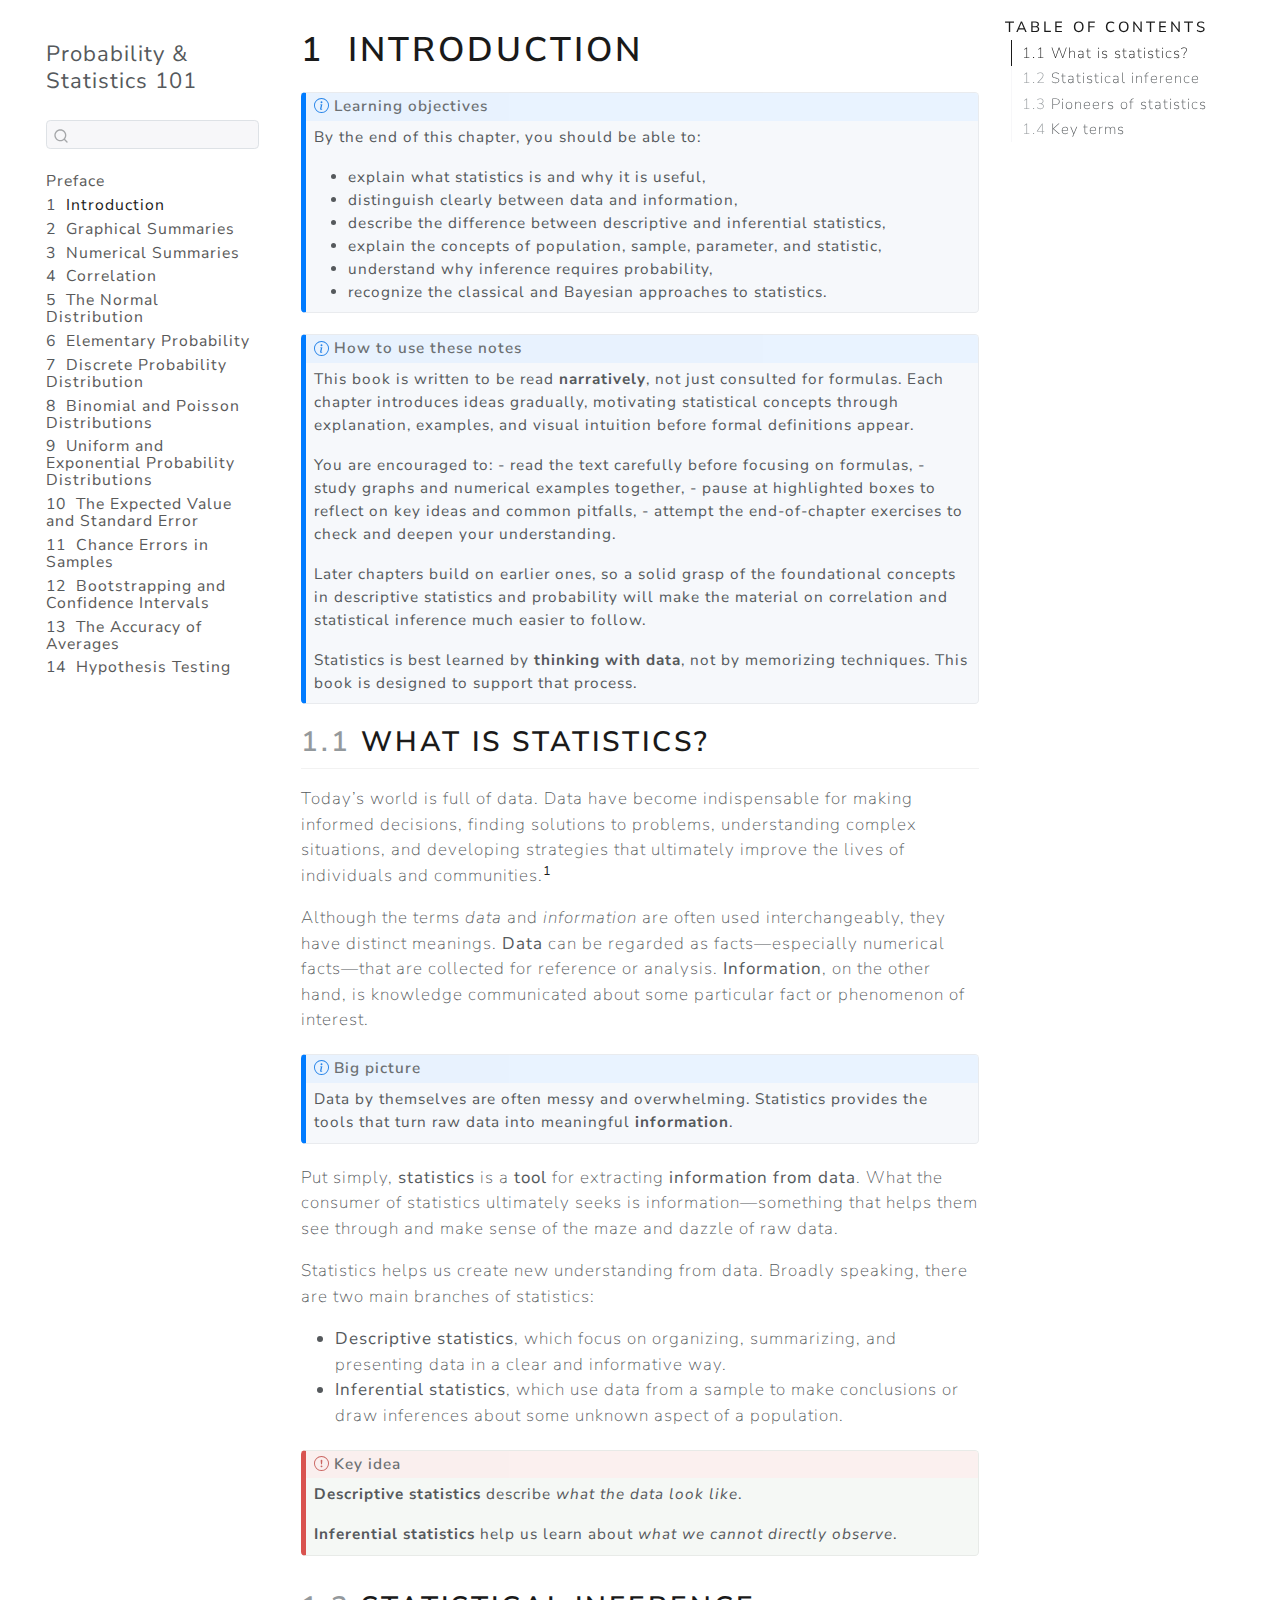
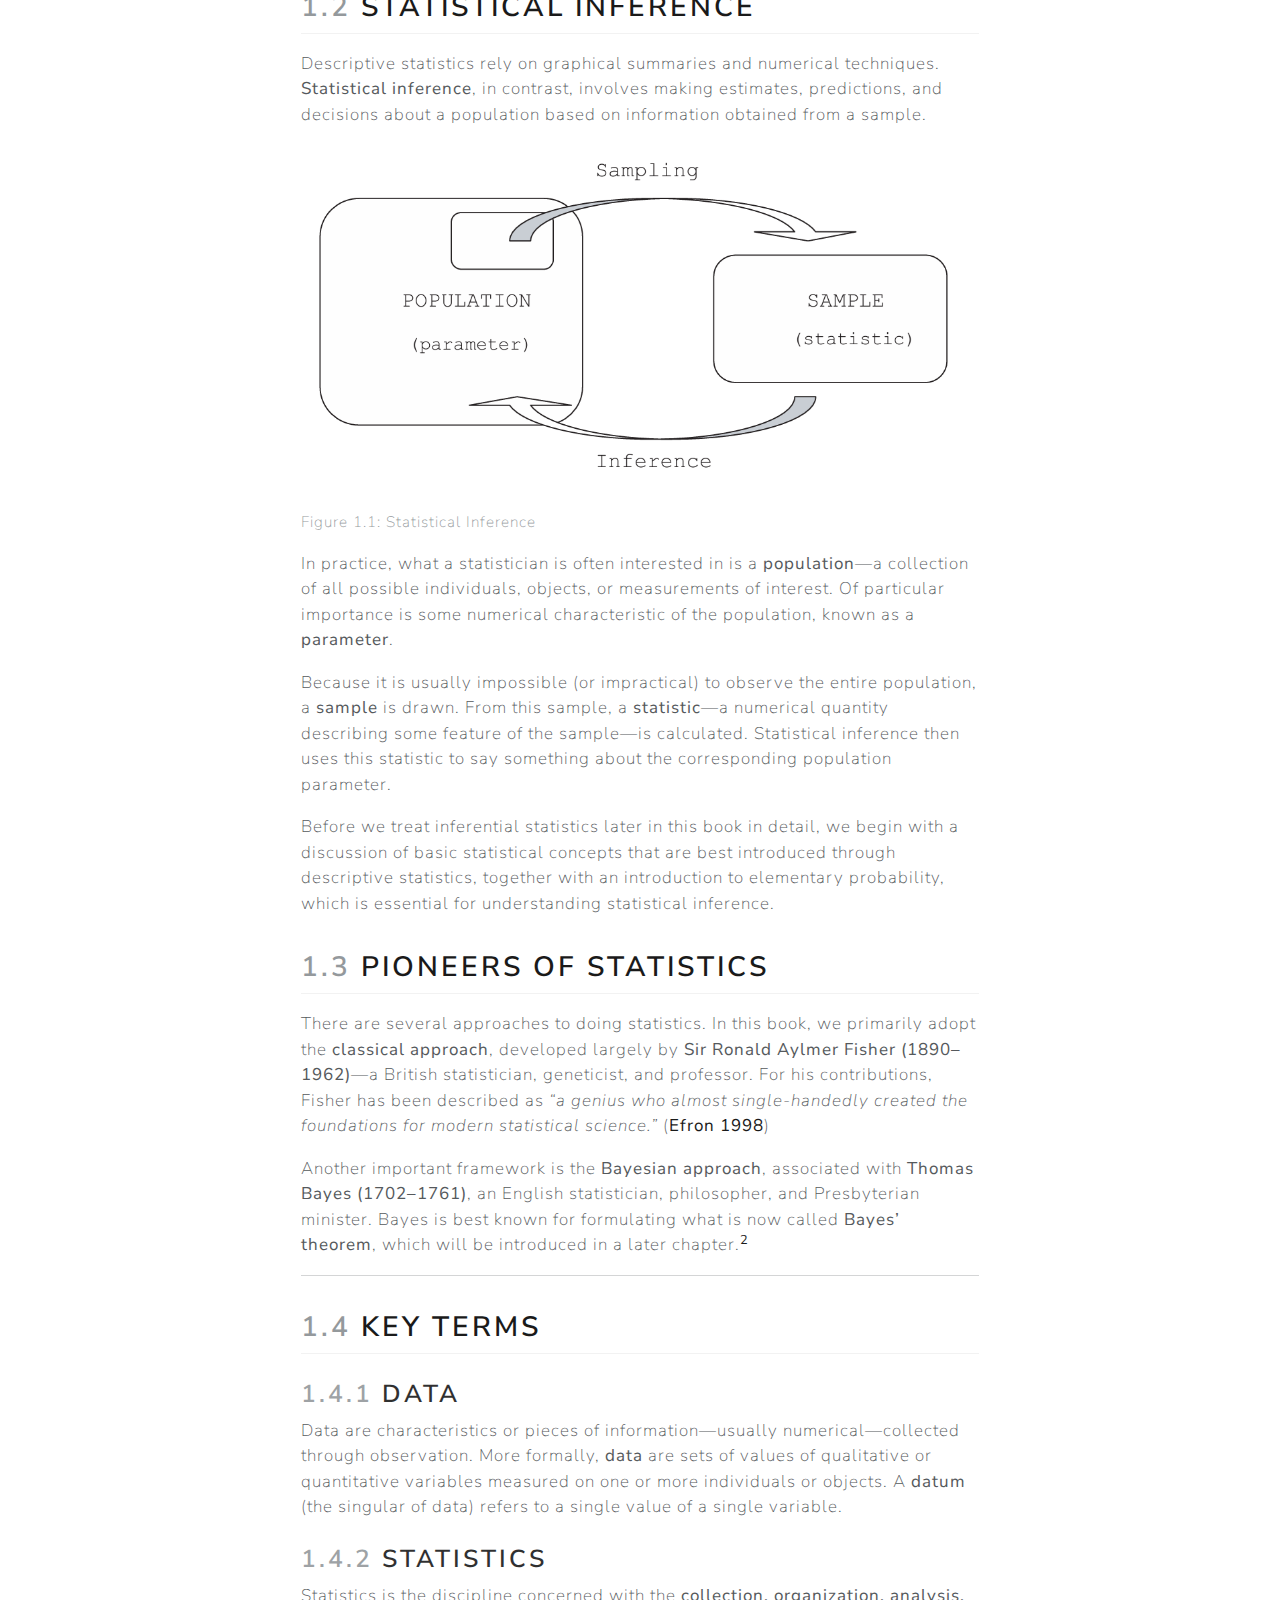
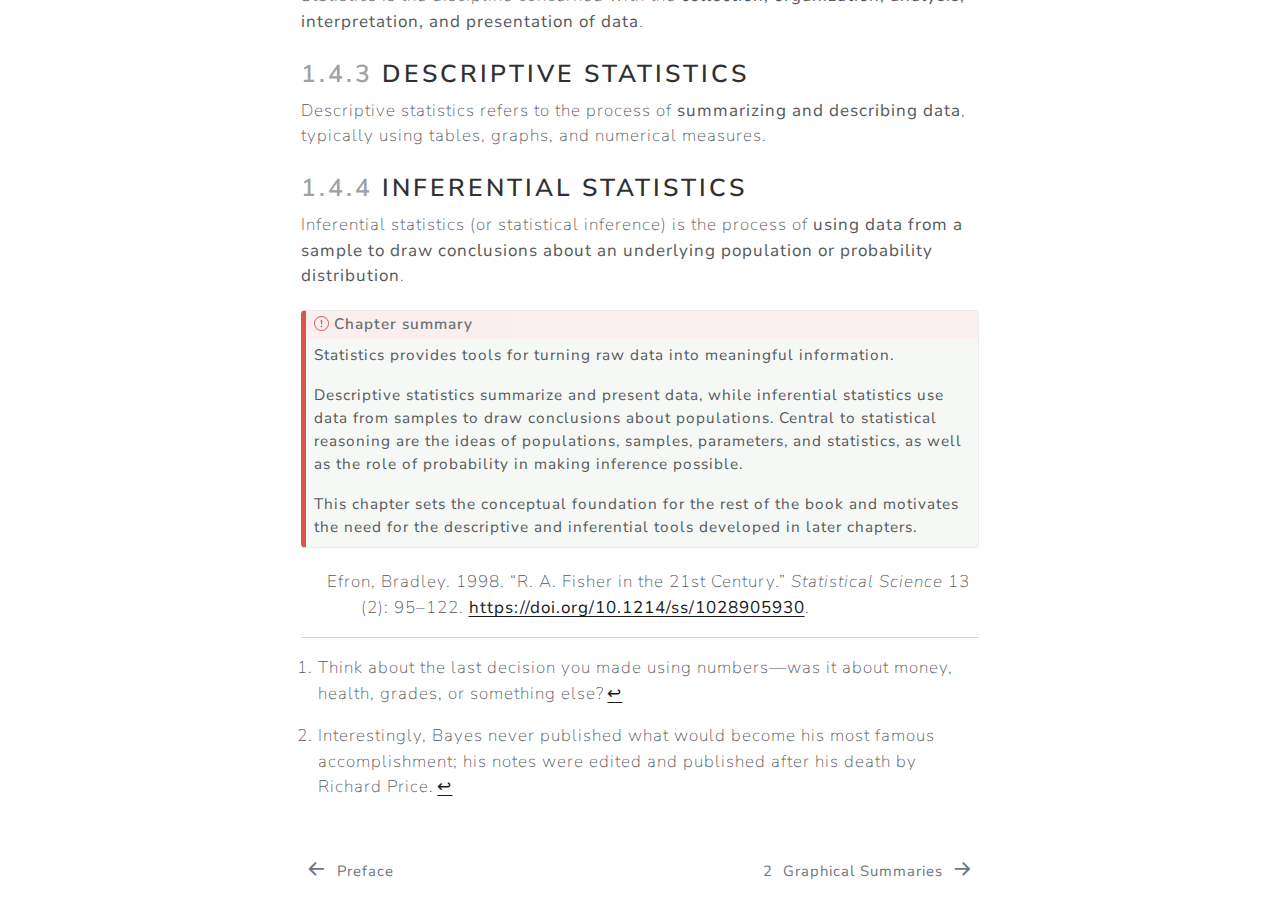
<file: docs/Ch1.html>
<!DOCTYPE html>
<html xmlns="http://www.w3.org/1999/xhtml" lang="en" xml:lang="en"><head>

<meta charset="utf-8">
<meta name="generator" content="quarto-1.8.25">

<meta name="viewport" content="width=device-width, initial-scale=1.0, user-scalable=yes">


<title>1&nbsp; Introduction – Probability &amp; Statistics 101</title>
<style>
code{white-space: pre-wrap;}
span.smallcaps{font-variant: small-caps;}
div.columns{display: flex; gap: min(4vw, 1.5em);}
div.column{flex: auto; overflow-x: auto;}
div.hanging-indent{margin-left: 1.5em; text-indent: -1.5em;}
ul.task-list{list-style: none;}
ul.task-list li input[type="checkbox"] {
  width: 0.8em;
  margin: 0 0.8em 0.2em -1em; /* quarto-specific, see https://github.com/quarto-dev/quarto-cli/issues/4556 */ 
  vertical-align: middle;
}
/* CSS for citations */
div.csl-bib-body { }
div.csl-entry {
  clear: both;
  margin-bottom: 0em;
}
.hanging-indent div.csl-entry {
  margin-left:2em;
  text-indent:-2em;
}
div.csl-left-margin {
  min-width:2em;
  float:left;
}
div.csl-right-inline {
  margin-left:2em;
  padding-left:1em;
}
div.csl-indent {
  margin-left: 2em;
}</style>


<script src="site_libs/quarto-nav/quarto-nav.js"></script>
<script src="site_libs/quarto-nav/headroom.min.js"></script>
<script src="site_libs/clipboard/clipboard.min.js"></script>
<script src="site_libs/quarto-search/autocomplete.umd.js"></script>
<script src="site_libs/quarto-search/fuse.min.js"></script>
<script src="site_libs/quarto-search/quarto-search.js"></script>
<meta name="quarto:offset" content="./">
<link href="./Ch2.html" rel="next">
<link href="./index.html" rel="prev">
<script src="site_libs/quarto-html/quarto.js" type="module"></script>
<script src="site_libs/quarto-html/tabsets/tabsets.js" type="module"></script>
<script src="site_libs/quarto-html/axe/axe-check.js" type="module"></script>
<script src="site_libs/quarto-html/popper.min.js"></script>
<script src="site_libs/quarto-html/tippy.umd.min.js"></script>
<script src="site_libs/quarto-html/anchor.min.js"></script>
<link href="site_libs/quarto-html/tippy.css" rel="stylesheet">
<link href="site_libs/quarto-html/quarto-syntax-highlighting-7b89279ff1a6dce999919e0e67d4d9ec.css" rel="stylesheet" id="quarto-text-highlighting-styles">
<script src="site_libs/bootstrap/bootstrap.min.js"></script>
<link href="site_libs/bootstrap/bootstrap-icons.css" rel="stylesheet">
<link href="site_libs/bootstrap/bootstrap-aa8caffdbb89bd39c6d7bdf7bae5a6aa.min.css" rel="stylesheet" append-hash="true" id="quarto-bootstrap" data-mode="light">
<script id="quarto-search-options" type="application/json">{
  "location": "sidebar",
  "copy-button": false,
  "collapse-after": 3,
  "panel-placement": "start",
  "type": "textbox",
  "limit": 50,
  "keyboard-shortcut": [
    "f",
    "/",
    "s"
  ],
  "show-item-context": false,
  "language": {
    "search-no-results-text": "No results",
    "search-matching-documents-text": "matching documents",
    "search-copy-link-title": "Copy link to search",
    "search-hide-matches-text": "Hide additional matches",
    "search-more-match-text": "more match in this document",
    "search-more-matches-text": "more matches in this document",
    "search-clear-button-title": "Clear",
    "search-text-placeholder": "",
    "search-detached-cancel-button-title": "Cancel",
    "search-submit-button-title": "Submit",
    "search-label": "Search"
  }
}</script>


</head>

<body class="nav-sidebar floating quarto-light">

<div id="quarto-search-results"></div>
  <header id="quarto-header" class="headroom fixed-top">
  <nav class="quarto-secondary-nav">
    <div class="container-fluid d-flex">
      <button type="button" class="quarto-btn-toggle btn" data-bs-toggle="collapse" role="button" data-bs-target=".quarto-sidebar-collapse-item" aria-controls="quarto-sidebar" aria-expanded="false" aria-label="Toggle sidebar navigation" onclick="if (window.quartoToggleHeadroom) { window.quartoToggleHeadroom(); }">
        <i class="bi bi-layout-text-sidebar-reverse"></i>
      </button>
        <nav class="quarto-page-breadcrumbs" aria-label="breadcrumb"><ol class="breadcrumb"><li class="breadcrumb-item"><a href="./Ch1.html"><span class="chapter-number">1</span>&nbsp; <span class="chapter-title">Introduction</span></a></li></ol></nav>
        <a class="flex-grow-1" role="navigation" data-bs-toggle="collapse" data-bs-target=".quarto-sidebar-collapse-item" aria-controls="quarto-sidebar" aria-expanded="false" aria-label="Toggle sidebar navigation" onclick="if (window.quartoToggleHeadroom) { window.quartoToggleHeadroom(); }">      
        </a>
      <button type="button" class="btn quarto-search-button" aria-label="Search" onclick="window.quartoOpenSearch();">
        <i class="bi bi-search"></i>
      </button>
    </div>
  </nav>
</header>
<!-- content -->
<div id="quarto-content" class="quarto-container page-columns page-rows-contents page-layout-article">
<!-- sidebar -->
  <nav id="quarto-sidebar" class="sidebar collapse collapse-horizontal quarto-sidebar-collapse-item sidebar-navigation floating overflow-auto">
    <div class="pt-lg-2 mt-2 text-left sidebar-header sidebar-header-stacked">
      <a href="./index.html" class="sidebar-logo-link">
      </a>
    <div class="sidebar-title mb-0 py-0">
      <a href="./">Probability &amp; Statistics 101</a> 
    </div>
      </div>
        <div class="mt-2 flex-shrink-0 align-items-center">
        <div class="sidebar-search">
        <div id="quarto-search" class="" title="Search"></div>
        </div>
        </div>
    <div class="sidebar-menu-container"> 
    <ul class="list-unstyled mt-1">
        <li class="sidebar-item">
  <div class="sidebar-item-container"> 
  <a href="./index.html" class="sidebar-item-text sidebar-link">
 <span class="menu-text">Preface</span></a>
  </div>
</li>
        <li class="sidebar-item">
  <div class="sidebar-item-container"> 
  <a href="./Ch1.html" class="sidebar-item-text sidebar-link active">
 <span class="menu-text"><span class="chapter-number">1</span>&nbsp; <span class="chapter-title">Introduction</span></span></a>
  </div>
</li>
        <li class="sidebar-item">
  <div class="sidebar-item-container"> 
  <a href="./Ch2.html" class="sidebar-item-text sidebar-link">
 <span class="menu-text"><span class="chapter-number">2</span>&nbsp; <span class="chapter-title">Graphical Summaries</span></span></a>
  </div>
</li>
        <li class="sidebar-item">
  <div class="sidebar-item-container"> 
  <a href="./Ch3.html" class="sidebar-item-text sidebar-link">
 <span class="menu-text"><span class="chapter-number">3</span>&nbsp; <span class="chapter-title">Numerical Summaries</span></span></a>
  </div>
</li>
        <li class="sidebar-item">
  <div class="sidebar-item-container"> 
  <a href="./Ch4.html" class="sidebar-item-text sidebar-link">
 <span class="menu-text"><span class="chapter-number">4</span>&nbsp; <span class="chapter-title">Correlation</span></span></a>
  </div>
</li>
        <li class="sidebar-item">
  <div class="sidebar-item-container"> 
  <a href="./Ch6.html" class="sidebar-item-text sidebar-link">
 <span class="menu-text"><span class="chapter-number">5</span>&nbsp; <span class="chapter-title">The Normal Distribution</span></span></a>
  </div>
</li>
        <li class="sidebar-item">
  <div class="sidebar-item-container"> 
  <a href="./Ch7.html" class="sidebar-item-text sidebar-link">
 <span class="menu-text"><span class="chapter-number">6</span>&nbsp; <span class="chapter-title">Elementary Probability</span></span></a>
  </div>
</li>
        <li class="sidebar-item">
  <div class="sidebar-item-container"> 
  <a href="./Ch8.html" class="sidebar-item-text sidebar-link">
 <span class="menu-text"><span class="chapter-number">7</span>&nbsp; <span class="chapter-title">Discrete Probability Distribution</span></span></a>
  </div>
</li>
        <li class="sidebar-item">
  <div class="sidebar-item-container"> 
  <a href="./Ch9.html" class="sidebar-item-text sidebar-link">
 <span class="menu-text"><span class="chapter-number">8</span>&nbsp; <span class="chapter-title">Binomial and Poisson Distributions</span></span></a>
  </div>
</li>
        <li class="sidebar-item">
  <div class="sidebar-item-container"> 
  <a href="./Ch10.html" class="sidebar-item-text sidebar-link">
 <span class="menu-text"><span class="chapter-number">9</span>&nbsp; <span class="chapter-title">Uniform and Exponential Probability Distributions</span></span></a>
  </div>
</li>
        <li class="sidebar-item">
  <div class="sidebar-item-container"> 
  <a href="./Ch11.html" class="sidebar-item-text sidebar-link">
 <span class="menu-text"><span class="chapter-number">10</span>&nbsp; <span class="chapter-title">The Expected Value and Standard Error</span></span></a>
  </div>
</li>
        <li class="sidebar-item">
  <div class="sidebar-item-container"> 
  <a href="./Ch12.html" class="sidebar-item-text sidebar-link">
 <span class="menu-text"><span class="chapter-number">11</span>&nbsp; <span class="chapter-title">Chance Errors in Samples</span></span></a>
  </div>
</li>
        <li class="sidebar-item">
  <div class="sidebar-item-container"> 
  <a href="./Ch13.html" class="sidebar-item-text sidebar-link">
 <span class="menu-text"><span class="chapter-number">12</span>&nbsp; <span class="chapter-title">Bootstrapping and Confidence Intervals</span></span></a>
  </div>
</li>
        <li class="sidebar-item">
  <div class="sidebar-item-container"> 
  <a href="./Ch14.html" class="sidebar-item-text sidebar-link">
 <span class="menu-text"><span class="chapter-number">13</span>&nbsp; <span class="chapter-title">The Accuracy of Averages</span></span></a>
  </div>
</li>
        <li class="sidebar-item">
  <div class="sidebar-item-container"> 
  <a href="./Ch15.html" class="sidebar-item-text sidebar-link">
 <span class="menu-text"><span class="chapter-number">14</span>&nbsp; <span class="chapter-title">Hypothesis Testing</span></span></a>
  </div>
</li>
    </ul>
    </div>
</nav>
<div id="quarto-sidebar-glass" class="quarto-sidebar-collapse-item" data-bs-toggle="collapse" data-bs-target=".quarto-sidebar-collapse-item"></div>
<!-- margin-sidebar -->
    <div id="quarto-margin-sidebar" class="sidebar margin-sidebar">
        <nav id="TOC" role="doc-toc" class="toc-active">
    <h2 id="toc-title">Table of contents</h2>
   
  <ul>
  <li><a href="#what-is-statistics" id="toc-what-is-statistics" class="nav-link active" data-scroll-target="#what-is-statistics"><span class="header-section-number">1.1</span> What is statistics?</a></li>
  <li><a href="#statistical-inference" id="toc-statistical-inference" class="nav-link" data-scroll-target="#statistical-inference"><span class="header-section-number">1.2</span> Statistical inference</a></li>
  <li><a href="#pioneers-of-statistics" id="toc-pioneers-of-statistics" class="nav-link" data-scroll-target="#pioneers-of-statistics"><span class="header-section-number">1.3</span> Pioneers of statistics</a></li>
  <li><a href="#key-terms" id="toc-key-terms" class="nav-link" data-scroll-target="#key-terms"><span class="header-section-number">1.4</span> Key terms</a>
  <ul class="collapse">
  <li><a href="#data" id="toc-data" class="nav-link" data-scroll-target="#data"><span class="header-section-number">1.4.1</span> Data</a></li>
  <li><a href="#statistics" id="toc-statistics" class="nav-link" data-scroll-target="#statistics"><span class="header-section-number">1.4.2</span> Statistics</a></li>
  <li><a href="#descriptive-statistics" id="toc-descriptive-statistics" class="nav-link" data-scroll-target="#descriptive-statistics"><span class="header-section-number">1.4.3</span> Descriptive statistics</a></li>
  <li><a href="#inferential-statistics" id="toc-inferential-statistics" class="nav-link" data-scroll-target="#inferential-statistics"><span class="header-section-number">1.4.4</span> Inferential statistics</a></li>
  </ul></li>
  </ul>
</nav>
    </div>
<!-- main -->
<main class="content" id="quarto-document-content">

<header id="title-block-header" class="quarto-title-block default">
<div class="quarto-title">
<h1 class="title"><span id="ch1" class="quarto-section-identifier"><span class="chapter-number">1</span>&nbsp; <span class="chapter-title">Introduction</span></span></h1>
</div>



<div class="quarto-title-meta">

    
  
    
  </div>
  


</header>


<div class="callout callout-style-default callout-note callout-titled">
<div class="callout-header d-flex align-content-center">
<div class="callout-icon-container">
<i class="callout-icon"></i>
</div>
<div class="callout-title-container flex-fill">
<span class="screen-reader-only">Note</span>Learning objectives
</div>
</div>
<div class="callout-body-container callout-body">
<p>By the end of this chapter, you should be able to:</p>
<ul>
<li>explain what statistics is and why it is useful,</li>
<li>distinguish clearly between data and information,</li>
<li>describe the difference between descriptive and inferential statistics,</li>
<li>explain the concepts of population, sample, parameter, and statistic,</li>
<li>understand why inference requires probability,</li>
<li>recognize the classical and Bayesian approaches to statistics.</li>
</ul>
</div>
</div>
<div class="callout callout-style-default callout-note callout-titled">
<div class="callout-header d-flex align-content-center">
<div class="callout-icon-container">
<i class="callout-icon"></i>
</div>
<div class="callout-title-container flex-fill">
<span class="screen-reader-only">Note</span>How to use these notes
</div>
</div>
<div class="callout-body-container callout-body">
<p>This book is written to be read <strong>narratively</strong>, not just consulted for formulas. Each chapter introduces ideas gradually, motivating statistical concepts through explanation, examples, and visual intuition before formal definitions appear.</p>
<p>You are encouraged to: - read the text carefully before focusing on formulas, - study graphs and numerical examples together, - pause at highlighted boxes to reflect on key ideas and common pitfalls, - attempt the end-of-chapter exercises to check and deepen your understanding.</p>
<p>Later chapters build on earlier ones, so a solid grasp of the foundational concepts in descriptive statistics and probability will make the material on correlation and statistical inference much easier to follow.</p>
<p>Statistics is best learned by <strong>thinking with data</strong>, not by memorizing techniques. This book is designed to support that process.</p>
</div>
</div>
<section id="what-is-statistics" class="level2" data-number="1.1">
<h2 data-number="1.1" class="anchored" data-anchor-id="what-is-statistics"><span class="header-section-number">1.1</span> What is statistics?</h2>
<p>Today’s world is full of data. Data have become indispensable for making informed decisions, finding solutions to problems, understanding complex situations, and developing strategies that ultimately improve the lives of individuals and communities.<a href="#fn1" class="footnote-ref" id="fnref1" role="doc-noteref"><sup>1</sup></a></p>
<p>Although the terms <em>data</em> and <em>information</em> are often used interchangeably, they have distinct meanings. <strong>Data</strong> can be regarded as facts—especially numerical facts—that are collected for reference or analysis. <strong>Information</strong>, on the other hand, is knowledge communicated about some particular fact or phenomenon of interest.</p>
<div class="callout callout-style-default callout-note callout-titled">
<div class="callout-header d-flex align-content-center">
<div class="callout-icon-container">
<i class="callout-icon"></i>
</div>
<div class="callout-title-container flex-fill">
<span class="screen-reader-only">Note</span>Big picture
</div>
</div>
<div class="callout-body-container callout-body">
<p>Data by themselves are often messy and overwhelming. Statistics provides the tools that turn raw data into meaningful <strong>information</strong>.</p>
</div>
</div>
<p>Put simply, <strong>statistics</strong> is a <strong>tool</strong> for extracting <strong>information from data</strong>. What the consumer of statistics ultimately seeks is information—something that helps them see through and make sense of the maze and dazzle of raw data.</p>
<p>Statistics helps us create new understanding from data. Broadly speaking, there are two main branches of statistics:</p>
<ul>
<li><strong>Descriptive statistics</strong>, which focus on organizing, summarizing, and presenting data in a clear and informative way.</li>
<li><strong>Inferential statistics</strong>, which use data from a sample to make conclusions or draw inferences about some unknown aspect of a population.</li>
</ul>
<div class="callout callout-style-default callout-important callout-titled">
<div class="callout-header d-flex align-content-center">
<div class="callout-icon-container">
<i class="callout-icon"></i>
</div>
<div class="callout-title-container flex-fill">
<span class="screen-reader-only">Important</span>Key idea
</div>
</div>
<div class="callout-body-container callout-body">
<p><strong>Descriptive statistics</strong> describe <em>what the data look like</em>.</p>
<p><strong>Inferential statistics</strong> help us learn about <em>what we cannot directly observe</em>.</p>
</div>
</div>
</section>
<section id="statistical-inference" class="level2" data-number="1.2">
<h2 data-number="1.2" class="anchored" data-anchor-id="statistical-inference"><span class="header-section-number">1.2</span> Statistical inference</h2>
<p>Descriptive statistics rely on graphical summaries and numerical techniques. <strong>Statistical inference</strong>, in contrast, involves making estimates, predictions, and decisions about a population based on information obtained from a sample.</p>
<div id="fig-inference" class="quarto-float quarto-figure quarto-figure-center anchored" data-fig-align="center">
<figure class="quarto-float quarto-float-fig figure">
<div aria-describedby="fig-inference-caption-0ceaefa1-69ba-4598-a22c-09a6ac19f8ca">
<img src="figs/ch1/inference.png" class="img-fluid quarto-figure quarto-figure-center figure-img">
</div>
<figcaption class="quarto-float-caption-bottom quarto-float-caption quarto-float-fig" id="fig-inference-caption-0ceaefa1-69ba-4598-a22c-09a6ac19f8ca">
Figure&nbsp;1.1: Statistical Inference
</figcaption>
</figure>
</div>
<p>In practice, what a statistician is often interested in is a <strong>population</strong>—a collection of all possible individuals, objects, or measurements of interest. Of particular importance is some numerical characteristic of the population, known as a <strong>parameter</strong>.</p>
<p>Because it is usually impossible (or impractical) to observe the entire population, a <strong>sample</strong> is drawn. From this sample, a <strong>statistic</strong>—a numerical quantity describing some feature of the sample—is calculated. Statistical inference then uses this statistic to say something about the corresponding population parameter.</p>
<p>Before we treat inferential statistics later in this book in detail, we begin with a discussion of basic statistical concepts that are best introduced through descriptive statistics, together with an introduction to elementary probability, which is essential for understanding statistical inference.</p>
</section>
<section id="pioneers-of-statistics" class="level2" data-number="1.3">
<h2 data-number="1.3" class="anchored" data-anchor-id="pioneers-of-statistics"><span class="header-section-number">1.3</span> Pioneers of statistics</h2>
<p>There are several approaches to doing statistics. In this book, we primarily adopt the <strong>classical approach</strong>, developed largely by <strong>Sir Ronald Aylmer Fisher (1890–1962)</strong>—a British statistician, geneticist, and professor. For his contributions, Fisher has been described as <em>“a genius who almost single-handedly created the foundations for modern statistical science.”</em> <span class="citation" data-cites="efron1998fisher">(<a href="#ref-efron1998fisher" role="doc-biblioref">Efron 1998</a>)</span></p>
<p>Another important framework is the <strong>Bayesian approach</strong>, associated with <strong>Thomas Bayes (1702–1761)</strong>, an English statistician, philosopher, and Presbyterian minister. Bayes is best known for formulating what is now called <strong>Bayes’ theorem</strong>, which will be introduced in a later chapter.<a href="#fn2" class="footnote-ref" id="fnref2" role="doc-noteref"><sup>2</sup></a></p>
<hr>
</section>
<section id="key-terms" class="level2" data-number="1.4">
<h2 data-number="1.4" class="anchored" data-anchor-id="key-terms"><span class="header-section-number">1.4</span> Key terms</h2>
<section id="data" class="level3" data-number="1.4.1">
<h3 data-number="1.4.1" class="anchored" data-anchor-id="data"><span class="header-section-number">1.4.1</span> Data</h3>
<p>Data are characteristics or pieces of information—usually numerical—collected through observation. More formally, <strong>data</strong> are sets of values of qualitative or quantitative variables measured on one or more individuals or objects. A <strong>datum</strong> (the singular of data) refers to a single value of a single variable.</p>
</section>
<section id="statistics" class="level3" data-number="1.4.2">
<h3 data-number="1.4.2" class="anchored" data-anchor-id="statistics"><span class="header-section-number">1.4.2</span> Statistics</h3>
<p>Statistics is the discipline concerned with the <strong>collection, organization, analysis, interpretation, and presentation of data</strong>.</p>
</section>
<section id="descriptive-statistics" class="level3" data-number="1.4.3">
<h3 data-number="1.4.3" class="anchored" data-anchor-id="descriptive-statistics"><span class="header-section-number">1.4.3</span> Descriptive statistics</h3>
<p>Descriptive statistics refers to the process of <strong>summarizing and describing data</strong>, typically using tables, graphs, and numerical measures.</p>
</section>
<section id="inferential-statistics" class="level3" data-number="1.4.4">
<h3 data-number="1.4.4" class="anchored" data-anchor-id="inferential-statistics"><span class="header-section-number">1.4.4</span> Inferential statistics</h3>
<p>Inferential statistics (or statistical inference) is the process of <strong>using data from a sample to draw conclusions about an underlying population or probability distribution</strong>.</p>
<div class="callout callout-style-default callout-important callout-titled">
<div class="callout-header d-flex align-content-center">
<div class="callout-icon-container">
<i class="callout-icon"></i>
</div>
<div class="callout-title-container flex-fill">
<span class="screen-reader-only">Important</span>Chapter summary
</div>
</div>
<div class="callout-body-container callout-body">
<p>Statistics provides tools for turning raw data into meaningful information.</p>
<p>Descriptive statistics summarize and present data, while inferential statistics use data from samples to draw conclusions about populations. Central to statistical reasoning are the ideas of populations, samples, parameters, and statistics, as well as the role of probability in making inference possible.</p>
<p>This chapter sets the conceptual foundation for the rest of the book and motivates the need for the descriptive and inferential tools developed in later chapters.</p>
</div>
</div>


<div id="refs" class="references csl-bib-body hanging-indent" data-entry-spacing="0" role="list">
<div id="ref-efron1998fisher" class="csl-entry" role="listitem">
Efron, Bradley. 1998. <span>“R. A. Fisher in the 21st Century.”</span> <em>Statistical Science</em> 13 (2): 95–122. <a href="https://doi.org/10.1214/ss/1028905930">https://doi.org/10.1214/ss/1028905930</a>.
</div>
</div>
</section>
</section>
<section id="footnotes" class="footnotes footnotes-end-of-document" role="doc-endnotes">
<hr>
<ol>
<li id="fn1"><p>Think about the last decision you made using numbers—was it about money, health, grades, or something else?<a href="#fnref1" class="footnote-back" role="doc-backlink">↩︎</a></p></li>
<li id="fn2"><p>Interestingly, Bayes never published what would become his most famous accomplishment; his notes were edited and published after his death by Richard Price.<a href="#fnref2" class="footnote-back" role="doc-backlink">↩︎</a></p></li>
</ol>
</section>

</main> <!-- /main -->
<script id="quarto-html-after-body" type="application/javascript">
  window.document.addEventListener("DOMContentLoaded", function (event) {
    const icon = "";
    const anchorJS = new window.AnchorJS();
    anchorJS.options = {
      placement: 'right',
      icon: icon
    };
    anchorJS.add('.anchored');
    const isCodeAnnotation = (el) => {
      for (const clz of el.classList) {
        if (clz.startsWith('code-annotation-')) {                     
          return true;
        }
      }
      return false;
    }
    const onCopySuccess = function(e) {
      // button target
      const button = e.trigger;
      // don't keep focus
      button.blur();
      // flash "checked"
      button.classList.add('code-copy-button-checked');
      var currentTitle = button.getAttribute("title");
      button.setAttribute("title", "Copied!");
      let tooltip;
      if (window.bootstrap) {
        button.setAttribute("data-bs-toggle", "tooltip");
        button.setAttribute("data-bs-placement", "left");
        button.setAttribute("data-bs-title", "Copied!");
        tooltip = new bootstrap.Tooltip(button, 
          { trigger: "manual", 
            customClass: "code-copy-button-tooltip",
            offset: [0, -8]});
        tooltip.show();    
      }
      setTimeout(function() {
        if (tooltip) {
          tooltip.hide();
          button.removeAttribute("data-bs-title");
          button.removeAttribute("data-bs-toggle");
          button.removeAttribute("data-bs-placement");
        }
        button.setAttribute("title", currentTitle);
        button.classList.remove('code-copy-button-checked');
      }, 1000);
      // clear code selection
      e.clearSelection();
    }
    const getTextToCopy = function(trigger) {
      const outerScaffold = trigger.parentElement.cloneNode(true);
      const codeEl = outerScaffold.querySelector('code');
      for (const childEl of codeEl.children) {
        if (isCodeAnnotation(childEl)) {
          childEl.remove();
        }
      }
      return codeEl.innerText;
    }
    const clipboard = new window.ClipboardJS('.code-copy-button:not([data-in-quarto-modal])', {
      text: getTextToCopy
    });
    clipboard.on('success', onCopySuccess);
    if (window.document.getElementById('quarto-embedded-source-code-modal')) {
      const clipboardModal = new window.ClipboardJS('.code-copy-button[data-in-quarto-modal]', {
        text: getTextToCopy,
        container: window.document.getElementById('quarto-embedded-source-code-modal')
      });
      clipboardModal.on('success', onCopySuccess);
    }
      var localhostRegex = new RegExp(/^(?:http|https):\/\/localhost\:?[0-9]*\//);
      var mailtoRegex = new RegExp(/^mailto:/);
        var filterRegex = new RegExp('/' + window.location.host + '/');
      var isInternal = (href) => {
          return filterRegex.test(href) || localhostRegex.test(href) || mailtoRegex.test(href);
      }
      // Inspect non-navigation links and adorn them if external
     var links = window.document.querySelectorAll('a[href]:not(.nav-link):not(.navbar-brand):not(.toc-action):not(.sidebar-link):not(.sidebar-item-toggle):not(.pagination-link):not(.no-external):not([aria-hidden]):not(.dropdown-item):not(.quarto-navigation-tool):not(.about-link)');
      for (var i=0; i<links.length; i++) {
        const link = links[i];
        if (!isInternal(link.href)) {
          // undo the damage that might have been done by quarto-nav.js in the case of
          // links that we want to consider external
          if (link.dataset.originalHref !== undefined) {
            link.href = link.dataset.originalHref;
          }
        }
      }
    function tippyHover(el, contentFn, onTriggerFn, onUntriggerFn) {
      const config = {
        allowHTML: true,
        maxWidth: 500,
        delay: 100,
        arrow: false,
        appendTo: function(el) {
            return el.parentElement;
        },
        interactive: true,
        interactiveBorder: 10,
        theme: 'quarto',
        placement: 'bottom-start',
      };
      if (contentFn) {
        config.content = contentFn;
      }
      if (onTriggerFn) {
        config.onTrigger = onTriggerFn;
      }
      if (onUntriggerFn) {
        config.onUntrigger = onUntriggerFn;
      }
      window.tippy(el, config); 
    }
    const noterefs = window.document.querySelectorAll('a[role="doc-noteref"]');
    for (var i=0; i<noterefs.length; i++) {
      const ref = noterefs[i];
      tippyHover(ref, function() {
        // use id or data attribute instead here
        let href = ref.getAttribute('data-footnote-href') || ref.getAttribute('href');
        try { href = new URL(href).hash; } catch {}
        const id = href.replace(/^#\/?/, "");
        const note = window.document.getElementById(id);
        if (note) {
          return note.innerHTML;
        } else {
          return "";
        }
      });
    }
    const xrefs = window.document.querySelectorAll('a.quarto-xref');
    const processXRef = (id, note) => {
      // Strip column container classes
      const stripColumnClz = (el) => {
        el.classList.remove("page-full", "page-columns");
        if (el.children) {
          for (const child of el.children) {
            stripColumnClz(child);
          }
        }
      }
      stripColumnClz(note)
      if (id === null || id.startsWith('sec-')) {
        // Special case sections, only their first couple elements
        const container = document.createElement("div");
        if (note.children && note.children.length > 2) {
          container.appendChild(note.children[0].cloneNode(true));
          for (let i = 1; i < note.children.length; i++) {
            const child = note.children[i];
            if (child.tagName === "P" && child.innerText === "") {
              continue;
            } else {
              container.appendChild(child.cloneNode(true));
              break;
            }
          }
          if (window.Quarto?.typesetMath) {
            window.Quarto.typesetMath(container);
          }
          return container.innerHTML
        } else {
          if (window.Quarto?.typesetMath) {
            window.Quarto.typesetMath(note);
          }
          return note.innerHTML;
        }
      } else {
        // Remove any anchor links if they are present
        const anchorLink = note.querySelector('a.anchorjs-link');
        if (anchorLink) {
          anchorLink.remove();
        }
        if (window.Quarto?.typesetMath) {
          window.Quarto.typesetMath(note);
        }
        if (note.classList.contains("callout")) {
          return note.outerHTML;
        } else {
          return note.innerHTML;
        }
      }
    }
    for (var i=0; i<xrefs.length; i++) {
      const xref = xrefs[i];
      tippyHover(xref, undefined, function(instance) {
        instance.disable();
        let url = xref.getAttribute('href');
        let hash = undefined; 
        if (url.startsWith('#')) {
          hash = url;
        } else {
          try { hash = new URL(url).hash; } catch {}
        }
        if (hash) {
          const id = hash.replace(/^#\/?/, "");
          const note = window.document.getElementById(id);
          if (note !== null) {
            try {
              const html = processXRef(id, note.cloneNode(true));
              instance.setContent(html);
            } finally {
              instance.enable();
              instance.show();
            }
          } else {
            // See if we can fetch this
            fetch(url.split('#')[0])
            .then(res => res.text())
            .then(html => {
              const parser = new DOMParser();
              const htmlDoc = parser.parseFromString(html, "text/html");
              const note = htmlDoc.getElementById(id);
              if (note !== null) {
                const html = processXRef(id, note);
                instance.setContent(html);
              } 
            }).finally(() => {
              instance.enable();
              instance.show();
            });
          }
        } else {
          // See if we can fetch a full url (with no hash to target)
          // This is a special case and we should probably do some content thinning / targeting
          fetch(url)
          .then(res => res.text())
          .then(html => {
            const parser = new DOMParser();
            const htmlDoc = parser.parseFromString(html, "text/html");
            const note = htmlDoc.querySelector('main.content');
            if (note !== null) {
              // This should only happen for chapter cross references
              // (since there is no id in the URL)
              // remove the first header
              if (note.children.length > 0 && note.children[0].tagName === "HEADER") {
                note.children[0].remove();
              }
              const html = processXRef(null, note);
              instance.setContent(html);
            } 
          }).finally(() => {
            instance.enable();
            instance.show();
          });
        }
      }, function(instance) {
      });
    }
        let selectedAnnoteEl;
        const selectorForAnnotation = ( cell, annotation) => {
          let cellAttr = 'data-code-cell="' + cell + '"';
          let lineAttr = 'data-code-annotation="' +  annotation + '"';
          const selector = 'span[' + cellAttr + '][' + lineAttr + ']';
          return selector;
        }
        const selectCodeLines = (annoteEl) => {
          const doc = window.document;
          const targetCell = annoteEl.getAttribute("data-target-cell");
          const targetAnnotation = annoteEl.getAttribute("data-target-annotation");
          const annoteSpan = window.document.querySelector(selectorForAnnotation(targetCell, targetAnnotation));
          const lines = annoteSpan.getAttribute("data-code-lines").split(",");
          const lineIds = lines.map((line) => {
            return targetCell + "-" + line;
          })
          let top = null;
          let height = null;
          let parent = null;
          if (lineIds.length > 0) {
              //compute the position of the single el (top and bottom and make a div)
              const el = window.document.getElementById(lineIds[0]);
              top = el.offsetTop;
              height = el.offsetHeight;
              parent = el.parentElement.parentElement;
            if (lineIds.length > 1) {
              const lastEl = window.document.getElementById(lineIds[lineIds.length - 1]);
              const bottom = lastEl.offsetTop + lastEl.offsetHeight;
              height = bottom - top;
            }
            if (top !== null && height !== null && parent !== null) {
              // cook up a div (if necessary) and position it 
              let div = window.document.getElementById("code-annotation-line-highlight");
              if (div === null) {
                div = window.document.createElement("div");
                div.setAttribute("id", "code-annotation-line-highlight");
                div.style.position = 'absolute';
                parent.appendChild(div);
              }
              div.style.top = top - 2 + "px";
              div.style.height = height + 4 + "px";
              div.style.left = 0;
              let gutterDiv = window.document.getElementById("code-annotation-line-highlight-gutter");
              if (gutterDiv === null) {
                gutterDiv = window.document.createElement("div");
                gutterDiv.setAttribute("id", "code-annotation-line-highlight-gutter");
                gutterDiv.style.position = 'absolute';
                const codeCell = window.document.getElementById(targetCell);
                const gutter = codeCell.querySelector('.code-annotation-gutter');
                gutter.appendChild(gutterDiv);
              }
              gutterDiv.style.top = top - 2 + "px";
              gutterDiv.style.height = height + 4 + "px";
            }
            selectedAnnoteEl = annoteEl;
          }
        };
        const unselectCodeLines = () => {
          const elementsIds = ["code-annotation-line-highlight", "code-annotation-line-highlight-gutter"];
          elementsIds.forEach((elId) => {
            const div = window.document.getElementById(elId);
            if (div) {
              div.remove();
            }
          });
          selectedAnnoteEl = undefined;
        };
          // Handle positioning of the toggle
      window.addEventListener(
        "resize",
        throttle(() => {
          elRect = undefined;
          if (selectedAnnoteEl) {
            selectCodeLines(selectedAnnoteEl);
          }
        }, 10)
      );
      function throttle(fn, ms) {
      let throttle = false;
      let timer;
        return (...args) => {
          if(!throttle) { // first call gets through
              fn.apply(this, args);
              throttle = true;
          } else { // all the others get throttled
              if(timer) clearTimeout(timer); // cancel #2
              timer = setTimeout(() => {
                fn.apply(this, args);
                timer = throttle = false;
              }, ms);
          }
        };
      }
        // Attach click handler to the DT
        const annoteDls = window.document.querySelectorAll('dt[data-target-cell]');
        for (const annoteDlNode of annoteDls) {
          annoteDlNode.addEventListener('click', (event) => {
            const clickedEl = event.target;
            if (clickedEl !== selectedAnnoteEl) {
              unselectCodeLines();
              const activeEl = window.document.querySelector('dt[data-target-cell].code-annotation-active');
              if (activeEl) {
                activeEl.classList.remove('code-annotation-active');
              }
              selectCodeLines(clickedEl);
              clickedEl.classList.add('code-annotation-active');
            } else {
              // Unselect the line
              unselectCodeLines();
              clickedEl.classList.remove('code-annotation-active');
            }
          });
        }
    const findCites = (el) => {
      const parentEl = el.parentElement;
      if (parentEl) {
        const cites = parentEl.dataset.cites;
        if (cites) {
          return {
            el,
            cites: cites.split(' ')
          };
        } else {
          return findCites(el.parentElement)
        }
      } else {
        return undefined;
      }
    };
    var bibliorefs = window.document.querySelectorAll('a[role="doc-biblioref"]');
    for (var i=0; i<bibliorefs.length; i++) {
      const ref = bibliorefs[i];
      const citeInfo = findCites(ref);
      if (citeInfo) {
        tippyHover(citeInfo.el, function() {
          var popup = window.document.createElement('div');
          citeInfo.cites.forEach(function(cite) {
            var citeDiv = window.document.createElement('div');
            citeDiv.classList.add('hanging-indent');
            citeDiv.classList.add('csl-entry');
            var biblioDiv = window.document.getElementById('ref-' + cite);
            if (biblioDiv) {
              citeDiv.innerHTML = biblioDiv.innerHTML;
            }
            popup.appendChild(citeDiv);
          });
          return popup.innerHTML;
        });
      }
    }
  });
  </script>
<nav class="page-navigation">
  <div class="nav-page nav-page-previous">
      <a href="./index.html" class="pagination-link" aria-label="Preface">
        <i class="bi bi-arrow-left-short"></i> <span class="nav-page-text">Preface</span>
      </a>          
  </div>
  <div class="nav-page nav-page-next">
      <a href="./Ch2.html" class="pagination-link" aria-label="Graphical Summaries">
        <span class="nav-page-text"><span class="chapter-number">2</span>&nbsp; <span class="chapter-title">Graphical Summaries</span></span> <i class="bi bi-arrow-right-short"></i>
      </a>
  </div>
</nav>
</div> <!-- /content -->




</body></html>
</file>
<file: _book/site_libs/quarto-html/tippy.css>
.tippy-box[data-animation=fade][data-state=hidden]{opacity:0}[data-tippy-root]{max-width:calc(100vw - 10px)}.tippy-box{position:relative;background-color:#333;color:#fff;border-radius:4px;font-size:14px;line-height:1.4;white-space:normal;outline:0;transition-property:transform,visibility,opacity}.tippy-box[data-placement^=top]>.tippy-arrow{bottom:0}.tippy-box[data-placement^=top]>.tippy-arrow:before{bottom:-7px;left:0;border-width:8px 8px 0;border-top-color:initial;transform-origin:center top}.tippy-box[data-placement^=bottom]>.tippy-arrow{top:0}.tippy-box[data-placement^=bottom]>.tippy-arrow:before{top:-7px;left:0;border-width:0 8px 8px;border-bottom-color:initial;transform-origin:center bottom}.tippy-box[data-placement^=left]>.tippy-arrow{right:0}.tippy-box[data-placement^=left]>.tippy-arrow:before{border-width:8px 0 8px 8px;border-left-color:initial;right:-7px;transform-origin:center left}.tippy-box[data-placement^=right]>.tippy-arrow{left:0}.tippy-box[data-placement^=right]>.tippy-arrow:before{left:-7px;border-width:8px 8px 8px 0;border-right-color:initial;transform-origin:center right}.tippy-box[data-inertia][data-state=visible]{transition-timing-function:cubic-bezier(.54,1.5,.38,1.11)}.tippy-arrow{width:16px;height:16px;color:#333}.tippy-arrow:before{content:"";position:absolute;border-color:transparent;border-style:solid}.tippy-content{position:relative;padding:5px 9px;z-index:1}
</file>
<file: _book/site_libs/quarto-html/quarto-syntax-highlighting-7b89279ff1a6dce999919e0e67d4d9ec.css>
/* quarto syntax highlight colors */
:root {
  --quarto-hl-ot-color: #003B4F;
  --quarto-hl-at-color: #657422;
  --quarto-hl-ss-color: #20794D;
  --quarto-hl-an-color: #5E5E5E;
  --quarto-hl-fu-color: #4758AB;
  --quarto-hl-st-color: #20794D;
  --quarto-hl-cf-color: #003B4F;
  --quarto-hl-op-color: #5E5E5E;
  --quarto-hl-er-color: #AD0000;
  --quarto-hl-bn-color: #AD0000;
  --quarto-hl-al-color: #AD0000;
  --quarto-hl-va-color: #111111;
  --quarto-hl-bu-color: inherit;
  --quarto-hl-ex-color: inherit;
  --quarto-hl-pp-color: #AD0000;
  --quarto-hl-in-color: #5E5E5E;
  --quarto-hl-vs-color: #20794D;
  --quarto-hl-wa-color: #5E5E5E;
  --quarto-hl-do-color: #5E5E5E;
  --quarto-hl-im-color: #00769E;
  --quarto-hl-ch-color: #20794D;
  --quarto-hl-dt-color: #AD0000;
  --quarto-hl-fl-color: #AD0000;
  --quarto-hl-co-color: #5E5E5E;
  --quarto-hl-cv-color: #5E5E5E;
  --quarto-hl-cn-color: #8f5902;
  --quarto-hl-sc-color: #5E5E5E;
  --quarto-hl-dv-color: #AD0000;
  --quarto-hl-kw-color: #003B4F;
}

/* other quarto variables */
:root {
  --quarto-font-monospace: SFMono-Regular, Menlo, Monaco, Consolas, "Liberation Mono", "Courier New", monospace;
}

/* syntax highlight based on Pandoc's rules */
pre > code.sourceCode > span {
  color: #003B4F;
}

code.sourceCode > span {
  color: #003B4F;
}

div.sourceCode,
div.sourceCode pre.sourceCode {
  color: #003B4F;
}

/* Normal */
code span {
  color: #003B4F;
}

/* Alert */
code span.al {
  color: #AD0000;
  font-style: inherit;
}

/* Annotation */
code span.an {
  color: #5E5E5E;
  font-style: inherit;
}

/* Attribute */
code span.at {
  color: #657422;
  font-style: inherit;
}

/* BaseN */
code span.bn {
  color: #AD0000;
  font-style: inherit;
}

/* BuiltIn */
code span.bu {
  font-style: inherit;
}

/* ControlFlow */
code span.cf {
  color: #003B4F;
  font-weight: bold;
  font-style: inherit;
}

/* Char */
code span.ch {
  color: #20794D;
  font-style: inherit;
}

/* Constant */
code span.cn {
  color: #8f5902;
  font-style: inherit;
}

/* Comment */
code span.co {
  color: #5E5E5E;
  font-style: inherit;
}

/* CommentVar */
code span.cv {
  color: #5E5E5E;
  font-style: italic;
}

/* Documentation */
code span.do {
  color: #5E5E5E;
  font-style: italic;
}

/* DataType */
code span.dt {
  color: #AD0000;
  font-style: inherit;
}

/* DecVal */
code span.dv {
  color: #AD0000;
  font-style: inherit;
}

/* Error */
code span.er {
  color: #AD0000;
  font-style: inherit;
}

/* Extension */
code span.ex {
  font-style: inherit;
}

/* Float */
code span.fl {
  color: #AD0000;
  font-style: inherit;
}

/* Function */
code span.fu {
  color: #4758AB;
  font-style: inherit;
}

/* Import */
code span.im {
  color: #00769E;
  font-style: inherit;
}

/* Information */
code span.in {
  color: #5E5E5E;
  font-style: inherit;
}

/* Keyword */
code span.kw {
  color: #003B4F;
  font-weight: bold;
  font-style: inherit;
}

/* Operator */
code span.op {
  color: #5E5E5E;
  font-style: inherit;
}

/* Other */
code span.ot {
  color: #003B4F;
  font-style: inherit;
}

/* Preprocessor */
code span.pp {
  color: #AD0000;
  font-style: inherit;
}

/* SpecialChar */
code span.sc {
  color: #5E5E5E;
  font-style: inherit;
}

/* SpecialString */
code span.ss {
  color: #20794D;
  font-style: inherit;
}

/* String */
code span.st {
  color: #20794D;
  font-style: inherit;
}

/* Variable */
code span.va {
  color: #111111;
  font-style: inherit;
}

/* VerbatimString */
code span.vs {
  color: #20794D;
  font-style: inherit;
}

/* Warning */
code span.wa {
  color: #5E5E5E;
  font-style: italic;
}

.prevent-inlining {
  content: "</";
}

/*# sourceMappingURL=3944bc705cfaf4c80e56f77c5205168a.css.map */
</file>
<file: docs/site_libs/quarto-html/tippy.css>
.tippy-box[data-animation=fade][data-state=hidden]{opacity:0}[data-tippy-root]{max-width:calc(100vw - 10px)}.tippy-box{position:relative;background-color:#333;color:#fff;border-radius:4px;font-size:14px;line-height:1.4;white-space:normal;outline:0;transition-property:transform,visibility,opacity}.tippy-box[data-placement^=top]>.tippy-arrow{bottom:0}.tippy-box[data-placement^=top]>.tippy-arrow:before{bottom:-7px;left:0;border-width:8px 8px 0;border-top-color:initial;transform-origin:center top}.tippy-box[data-placement^=bottom]>.tippy-arrow{top:0}.tippy-box[data-placement^=bottom]>.tippy-arrow:before{top:-7px;left:0;border-width:0 8px 8px;border-bottom-color:initial;transform-origin:center bottom}.tippy-box[data-placement^=left]>.tippy-arrow{right:0}.tippy-box[data-placement^=left]>.tippy-arrow:before{border-width:8px 0 8px 8px;border-left-color:initial;right:-7px;transform-origin:center left}.tippy-box[data-placement^=right]>.tippy-arrow{left:0}.tippy-box[data-placement^=right]>.tippy-arrow:before{left:-7px;border-width:8px 8px 8px 0;border-right-color:initial;transform-origin:center right}.tippy-box[data-inertia][data-state=visible]{transition-timing-function:cubic-bezier(.54,1.5,.38,1.11)}.tippy-arrow{width:16px;height:16px;color:#333}.tippy-arrow:before{content:"";position:absolute;border-color:transparent;border-style:solid}.tippy-content{position:relative;padding:5px 9px;z-index:1}
</file>
<file: docs/site_libs/quarto-html/quarto-syntax-highlighting-7b89279ff1a6dce999919e0e67d4d9ec.css>
/* quarto syntax highlight colors */
:root {
  --quarto-hl-ot-color: #003B4F;
  --quarto-hl-at-color: #657422;
  --quarto-hl-ss-color: #20794D;
  --quarto-hl-an-color: #5E5E5E;
  --quarto-hl-fu-color: #4758AB;
  --quarto-hl-st-color: #20794D;
  --quarto-hl-cf-color: #003B4F;
  --quarto-hl-op-color: #5E5E5E;
  --quarto-hl-er-color: #AD0000;
  --quarto-hl-bn-color: #AD0000;
  --quarto-hl-al-color: #AD0000;
  --quarto-hl-va-color: #111111;
  --quarto-hl-bu-color: inherit;
  --quarto-hl-ex-color: inherit;
  --quarto-hl-pp-color: #AD0000;
  --quarto-hl-in-color: #5E5E5E;
  --quarto-hl-vs-color: #20794D;
  --quarto-hl-wa-color: #5E5E5E;
  --quarto-hl-do-color: #5E5E5E;
  --quarto-hl-im-color: #00769E;
  --quarto-hl-ch-color: #20794D;
  --quarto-hl-dt-color: #AD0000;
  --quarto-hl-fl-color: #AD0000;
  --quarto-hl-co-color: #5E5E5E;
  --quarto-hl-cv-color: #5E5E5E;
  --quarto-hl-cn-color: #8f5902;
  --quarto-hl-sc-color: #5E5E5E;
  --quarto-hl-dv-color: #AD0000;
  --quarto-hl-kw-color: #003B4F;
}

/* other quarto variables */
:root {
  --quarto-font-monospace: SFMono-Regular, Menlo, Monaco, Consolas, "Liberation Mono", "Courier New", monospace;
}

/* syntax highlight based on Pandoc's rules */
pre > code.sourceCode > span {
  color: #003B4F;
}

code.sourceCode > span {
  color: #003B4F;
}

div.sourceCode,
div.sourceCode pre.sourceCode {
  color: #003B4F;
}

/* Normal */
code span {
  color: #003B4F;
}

/* Alert */
code span.al {
  color: #AD0000;
  font-style: inherit;
}

/* Annotation */
code span.an {
  color: #5E5E5E;
  font-style: inherit;
}

/* Attribute */
code span.at {
  color: #657422;
  font-style: inherit;
}

/* BaseN */
code span.bn {
  color: #AD0000;
  font-style: inherit;
}

/* BuiltIn */
code span.bu {
  font-style: inherit;
}

/* ControlFlow */
code span.cf {
  color: #003B4F;
  font-weight: bold;
  font-style: inherit;
}

/* Char */
code span.ch {
  color: #20794D;
  font-style: inherit;
}

/* Constant */
code span.cn {
  color: #8f5902;
  font-style: inherit;
}

/* Comment */
code span.co {
  color: #5E5E5E;
  font-style: inherit;
}

/* CommentVar */
code span.cv {
  color: #5E5E5E;
  font-style: italic;
}

/* Documentation */
code span.do {
  color: #5E5E5E;
  font-style: italic;
}

/* DataType */
code span.dt {
  color: #AD0000;
  font-style: inherit;
}

/* DecVal */
code span.dv {
  color: #AD0000;
  font-style: inherit;
}

/* Error */
code span.er {
  color: #AD0000;
  font-style: inherit;
}

/* Extension */
code span.ex {
  font-style: inherit;
}

/* Float */
code span.fl {
  color: #AD0000;
  font-style: inherit;
}

/* Function */
code span.fu {
  color: #4758AB;
  font-style: inherit;
}

/* Import */
code span.im {
  color: #00769E;
  font-style: inherit;
}

/* Information */
code span.in {
  color: #5E5E5E;
  font-style: inherit;
}

/* Keyword */
code span.kw {
  color: #003B4F;
  font-weight: bold;
  font-style: inherit;
}

/* Operator */
code span.op {
  color: #5E5E5E;
  font-style: inherit;
}

/* Other */
code span.ot {
  color: #003B4F;
  font-style: inherit;
}

/* Preprocessor */
code span.pp {
  color: #AD0000;
  font-style: inherit;
}

/* SpecialChar */
code span.sc {
  color: #5E5E5E;
  font-style: inherit;
}

/* SpecialString */
code span.ss {
  color: #20794D;
  font-style: inherit;
}

/* String */
code span.st {
  color: #20794D;
  font-style: inherit;
}

/* Variable */
code span.va {
  color: #111111;
  font-style: inherit;
}

/* VerbatimString */
code span.vs {
  color: #20794D;
  font-style: inherit;
}

/* Warning */
code span.wa {
  color: #5E5E5E;
  font-style: italic;
}

.prevent-inlining {
  content: "</";
}

/*# sourceMappingURL=3944bc705cfaf4c80e56f77c5205168a.css.map */
</file>
